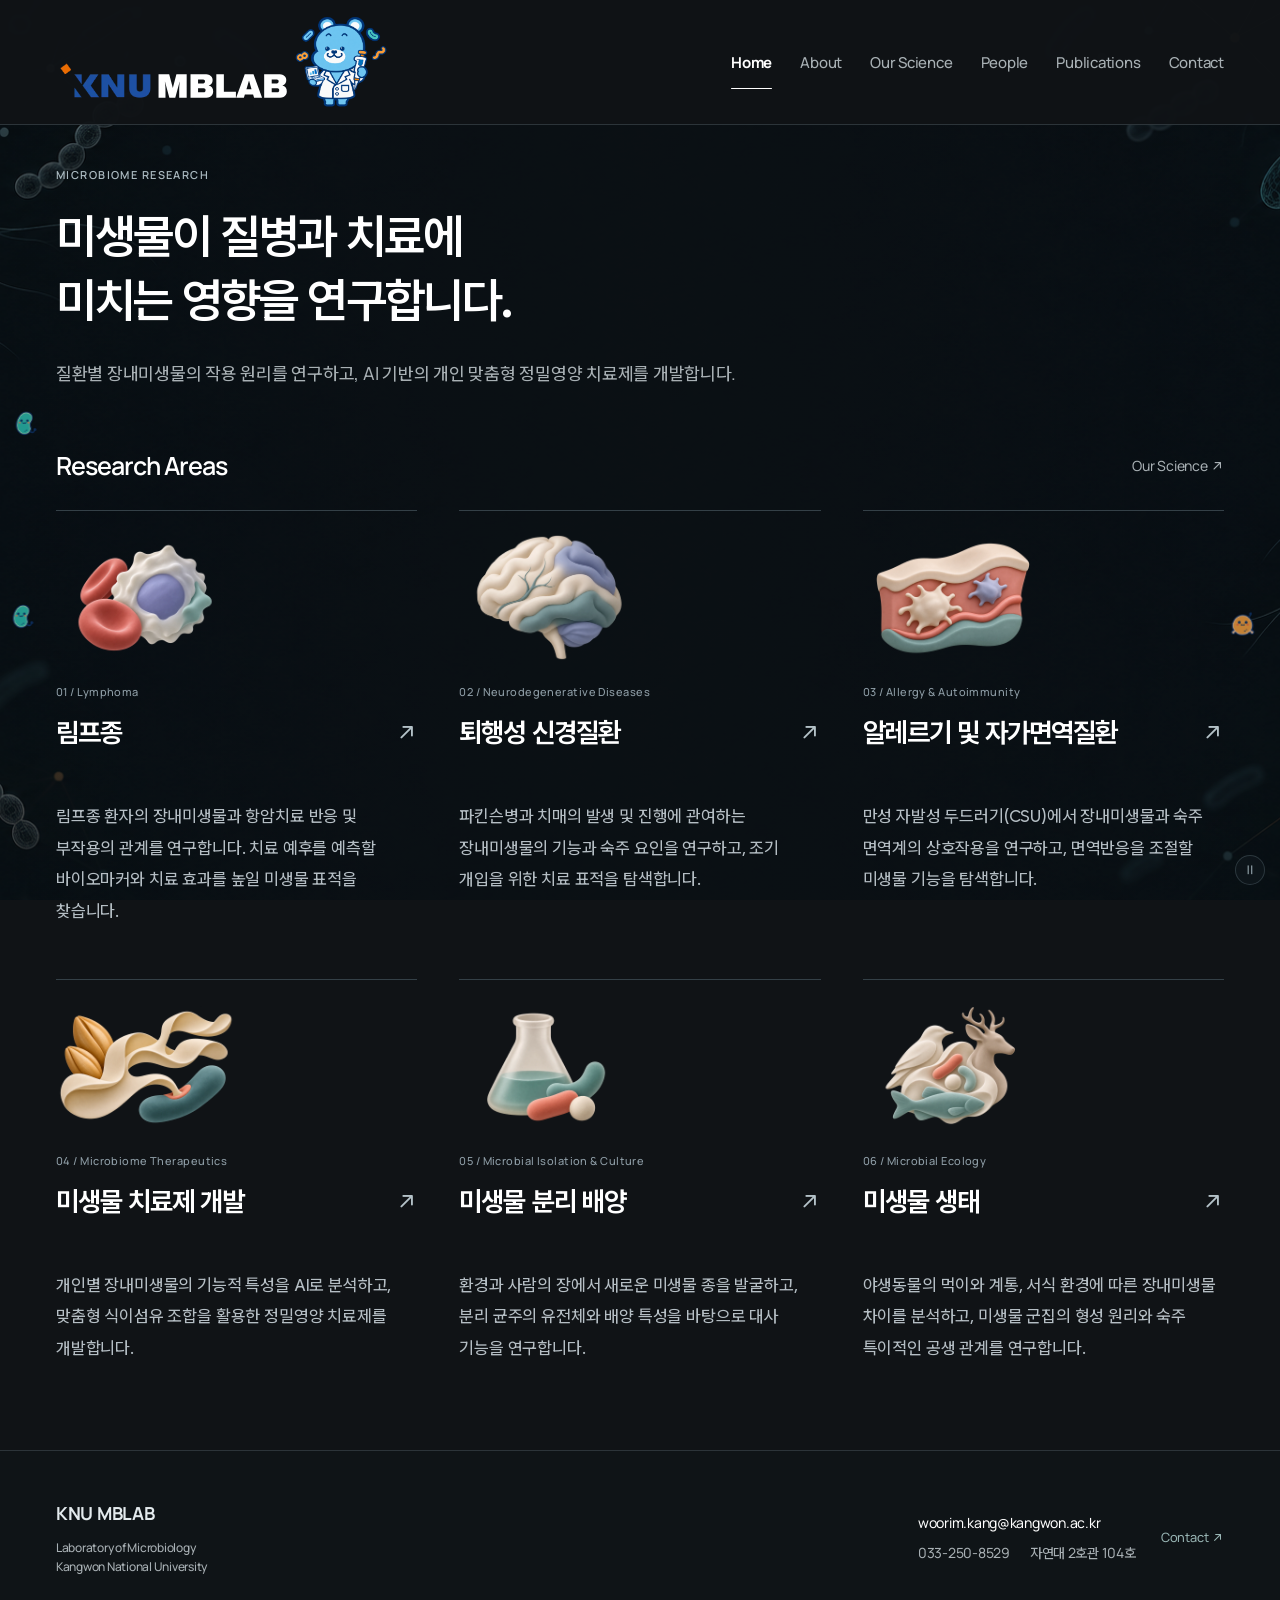
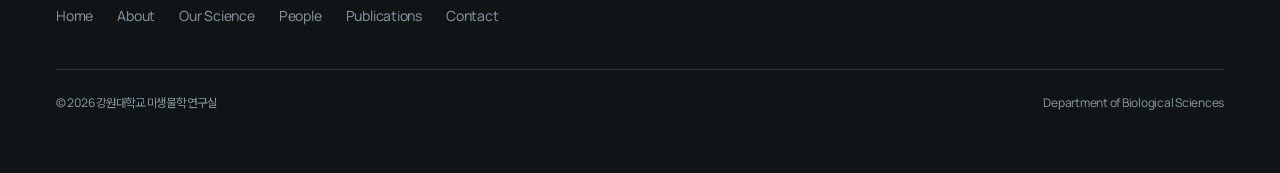
<file: index.html>
<!DOCTYPE html>

<html lang="ko"><head>
<meta charset="utf-8"/>
<meta content="width=device-width, initial-scale=1" name="viewport"/>
<title>강원대학교 미생물학 연구실 | 강우림 교수 | KNU MBLAB</title>
<meta content="강우림 교수의 강원대학교 생명과학과 미생물학 연구실(KNU MBLAB)입니다. 질환별 장내미생물과 숙주의 상호작용, AI 기반 정밀영양 치료제, 미생물 분리 배양과 생태를 연구합니다." name="description"/>
<meta content="강우림 (Woorim Kang)" name="author"/>
<meta content="dark" name="color-scheme"/>
<meta content="#101316" media="(prefers-color-scheme: light)" name="theme-color"/>
<meta content="#101316" media="(prefers-color-scheme: dark)" name="theme-color"/>
<meta content="website" property="og:type"/>
<meta content="ko_KR" property="og:locale"/>
<meta content="강원대학교 미생물학 연구실" property="og:site_name"/>
<meta content="강원대학교 미생물학 연구실 | 강우림 교수 | KNU MBLAB" property="og:title"/>
<meta content="강우림 교수의 강원대학교 생명과학과 미생물학 연구실(KNU MBLAB)입니다. 질환별 장내미생물과 숙주의 상호작용, AI 기반 정밀영양 치료제, 미생물 분리 배양과 생태를 연구합니다." property="og:description"/>
<link href="favicon.svg" rel="icon" type="image/svg+xml"/>
<link href="https://knu-microbiome.github.io/" rel="canonical"/>
<link href="assets/site.css" rel="stylesheet"/><script defer="" src="assets/site.js?v=20261117-mobile-roam"></script><link href="assets/redesign.css?v=20261117-mobile-roam" rel="stylesheet"/><link as="font" crossorigin="" href="assets/fonts/WantedSansVariable.woff2" rel="preload" type="font/woff2"/>
<meta name="robots" content="index, follow"/>
<meta property="og:url" content="https://knu-microbiome.github.io/"/>
<script type="application/ld+json">{"@context":"https://schema.org","@graph":[{"@type":"WebSite","@id":"https://knu-microbiome.github.io/#website","url":"https://knu-microbiome.github.io/","name":"강원대학교 미생물학 연구실","alternateName":["KNU MBLAB","강원대 미생물학 연구실"],"inLanguage":"ko-KR","publisher":{"@id":"https://knu-microbiome.github.io/#lab"}},{"@type":"Organization","@id":"https://knu-microbiome.github.io/#lab","name":"강원대학교 미생물학 연구실","alternateName":["KNU MBLAB","Kangwon National University Laboratory of Microbiology"],"url":"https://knu-microbiome.github.io/","parentOrganization":{"@id":"https://knu-microbiome.github.io/#university"},"member":{"@id":"https://knu-microbiome.github.io/people.html#principal-investigator"}},{"@type":"CollegeOrUniversity","@id":"https://knu-microbiome.github.io/#university","name":"강원대학교","alternateName":"Kangwon National University","url":"https://www.kangwon.ac.kr/"},{"@type":"WebPage","@id":"https://knu-microbiome.github.io/#webpage","url":"https://knu-microbiome.github.io/","name":"강원대학교 미생물학 연구실 | 강우림 교수 | KNU MBLAB","description":"강우림 교수의 강원대학교 생명과학과 미생물학 연구실(KNU MBLAB)입니다. 질환별 장내미생물과 숙주의 상호작용, AI 기반 정밀영양 치료제, 미생물 분리 배양과 생태를 연구합니다.","inLanguage":"ko-KR","isPartOf":{"@id":"https://knu-microbiome.github.io/#website"},"about":{"@id":"https://knu-microbiome.github.io/#lab"}}]}</script>
<meta name="google-site-verification" content="XrTrJxJnxsgaE7zaiSBG56Hx-X_yB_x_QAtny_l4GPs"/>
<meta name="naver-site-verification" content="3c30508556d375072908d54f45bebebaadd955bf"/>
</head><body data-page="index.html"><a class="skip-link" href="#main-content">본문으로 바로가기</a>
<nav aria-label="주 메뉴" class="nav" id="nav"><div class="wrap nav-inner">
<a aria-label="KNU MBLAB Home" class="brand" href="index.html"><img alt="KNU MBLAB: 노트북과 파이펫을 든 곰두리" class="brand-full-logo" height="720" src="assets/brand/knu-mblab-gomduri.svg?v=20261117-wordmark" width="2240"/></a>
<button aria-controls="site-menu" aria-expanded="false" class="menu-toggle" lang="en" type="button"><span>Menu</span><svg aria-hidden="true" fill="none" height="19" viewbox="0 0 20 20" width="19"><path d="M3 5h14M3 10h14M3 15h14" stroke="currentColor" stroke-linecap="round" stroke-width="1.5"></path></svg></button>
<div class="nav-links" id="site-menu"><a aria-current="page" href="index.html" lang="en">Home</a>
<a href="about.html" lang="en">About</a>
<a href="research.html" lang="en">Our Science</a>
<a href="people.html" lang="en">People</a>
<a href="publications.html" lang="en">Publications</a>
<a href="contact.html" lang="en">Contact</a></div></div></nav><main id="main-content"><header class="home-intro" id="top"><div class="wrap home-intro-inner"><p class="landing-kicker" lang="en">MICROBIOME RESEARCH</p><h1>미생물이 질병과 치료에<br/>미치는 영향을 연구합니다.</h1><p class="home-lead">질환별 장내미생물의 작용 원리를 연구하고, AI 기반의 개인 맞춤형 정밀영양 치료제를 개발합니다.</p><img alt="" aria-hidden="true" class="microbe-peek intro-peek" height="1254" loading="eager" src="assets/mascots/microbe-teal.webp" width="1254"/></div></header><section aria-labelledby="gateway-title" class="research-gateway six-areas"><div class="wrap"><div class="gateway-heading"><h2 id="gateway-title" lang="en">Research Areas</h2><a href="research.html" lang="en">Our Science ↗</a><img alt="" aria-hidden="true" class="microbe-peek gateway-peek" height="1254" loading="eager" src="assets/mascots/microbe-orange.webp" width="1254"/></div><div class="gateway-grid"><a class="study-link" href="research-hematology.html"><div class="study-visual"><img alt="" height="1024" loading="eager" src="assets/research-v2/blood.webp" width="1536"/></div><p class="study-label" lang="en">01 / Lymphoma</p><div class="study-topline"><h3>림프종</h3><span aria-hidden="true">↗</span></div><p class="study-description">림프종 환자의 장내미생물과 항암치료 반응 및 부작용의 관계를 연구합니다. 치료 예후를 예측할 바이오마커와 치료 효과를 높일 미생물 표적을 찾습니다.</p></a><a class="study-link" href="research-neuro.html"><div class="study-visual"><img alt="" height="1024" loading="eager" src="assets/research-v2/brain.webp" width="1536"/></div><p class="study-label" lang="en">02 / Neurodegenerative Diseases</p><div class="study-topline"><h3>퇴행성 신경질환</h3><span aria-hidden="true">↗</span></div><p class="study-description">파킨슨병과 치매의 발생 및 진행에 관여하는 장내미생물의 기능과 숙주 요인을 연구하고, 조기 개입을 위한 치료 표적을 탐색합니다.</p></a><a class="study-link" href="research-immunity.html"><div class="study-visual"><img alt="" height="1024" loading="eager" src="assets/research-v2/skin.webp" width="1536"/></div><p class="study-label" lang="en">03 / Allergy &amp; Autoimmunity</p><div class="study-topline"><h3>알레르기 및 자가면역질환</h3><span aria-hidden="true">↗</span></div><p class="study-description">만성 자발성 두드러기(CSU)에서 장내미생물과 숙주 면역계의 상호작용을 연구하고, 면역반응을 조절할 미생물 기능을 탐색합니다.</p></a><a class="study-link" href="research-nutrition.html"><div class="study-visual"><img alt="" height="1024" loading="eager" src="assets/research-v2/fiber.webp" width="1536"/></div><p class="study-label" lang="en">04 / Microbiome Therapeutics</p><div class="study-topline"><h3>미생물 치료제 개발</h3><span aria-hidden="true">↗</span></div><p class="study-description">개인별 장내미생물의 기능적 특성을 AI로 분석하고, 맞춤형 식이섬유 조합을 활용한 정밀영양 치료제를 개발합니다.</p></a><a class="study-link" href="research-cultivation.html"><div class="study-visual"><img alt="" height="1024" loading="eager" src="assets/research-v3/cultivation.webp" width="1536"/></div><p class="study-label" lang="en">05 / Microbial Isolation &amp; Culture</p><div class="study-topline"><h3>미생물 분리 배양</h3><span aria-hidden="true">↗</span></div><p class="study-description">환경과 사람의 장에서 새로운 미생물 종을 발굴하고, 분리 균주의 유전체와 배양 특성을 바탕으로 대사 기능을 연구합니다.</p></a><a class="study-link" href="research-ecology.html"><div class="study-visual"><img alt="" height="1024" loading="eager" src="assets/research-v3/wildlife-ecology.webp" width="1536"/></div><p class="study-label" lang="en">06 / Microbial Ecology</p><div class="study-topline"><h3>미생물 생태</h3><span aria-hidden="true">↗</span></div><p class="study-description">야생동물의 먹이와 계통, 서식 환경에 따른 장내미생물 차이를 분석하고, 미생물 군집의 형성 원리와 숙주 특이적인 공생 관계를 연구합니다.</p></a></div></div></section></main><footer id="site-footer"><div class="wrap"><div class="footer-main">
<div class="foot-brand"><span class="footer-lab-name" lang="en">KNU MBLAB</span><span class="en" lang="en">Laboratory of Microbiology<br/>Kangwon National University</span></div>
<div class="footer-contact"><a href="mailto:woorim.kang@kangwon.ac.kr">woorim.kang@kangwon.ac.kr</a><span><span>033-250-8529</span><span>자연대 2호관 104호</span></span></div>
<a class="footer-contact-link" href="contact.html" lang="en">Contact <span aria-hidden="true">↗</span></a>
</div><nav aria-label="하단 메뉴" class="footer-links"><a href="index.html" lang="en">Home</a><a href="about.html" lang="en">About</a><a href="research.html" lang="en">Our Science</a><a href="people.html" lang="en">People</a><a href="publications.html" lang="en">Publications</a><a href="contact.html" lang="en">Contact</a></nav>
<div class="foot-bottom"><span>© 2026 강원대학교 미생물학 연구실</span><span>Department of Biological Sciences</span><img alt="" aria-hidden="true" class="microbe-peek footer-peek" height="1254" loading="eager" src="assets/mascots/microbe-teal.webp" width="1254"/></div></div></footer></body></html>
</file>
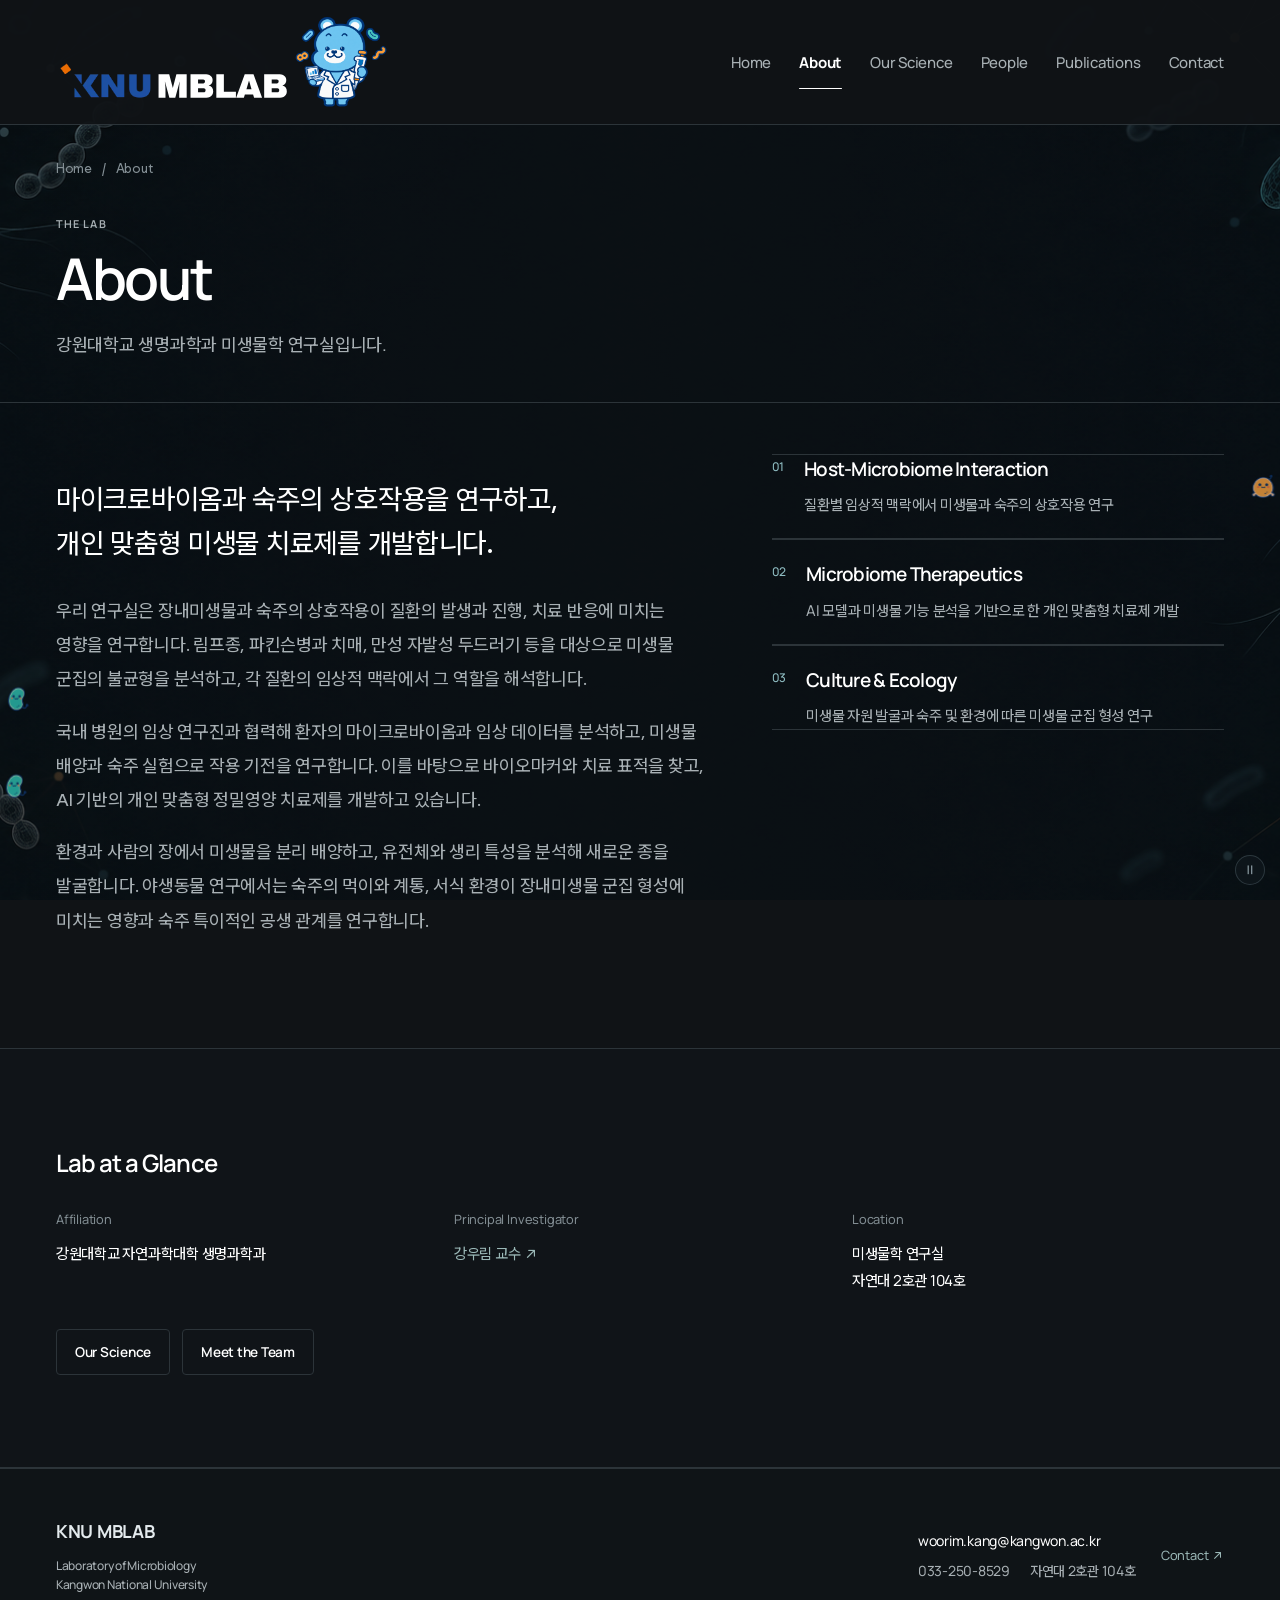
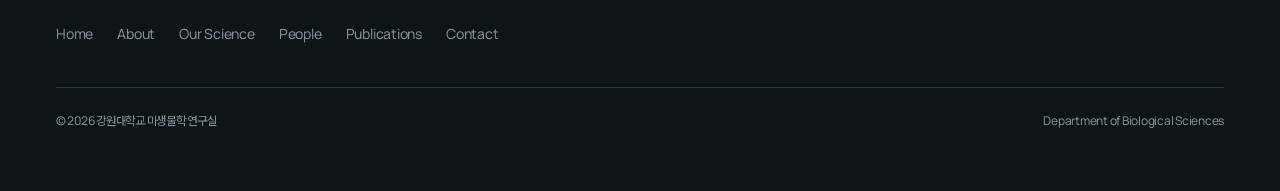
<file: about.html>
<!DOCTYPE html>

<html lang="ko"><head>
<meta charset="utf-8"/>
<meta content="width=device-width, initial-scale=1" name="viewport"/>
<title>About | 강우림 교수 | 강원대학교 미생물학 연구실</title>
<meta content="강우림 교수의 강원대학교 생명과학과 미생물학 연구실입니다. 임상 코호트 분석과 미생물 기능 실험으로 질환의 발병기전과 치료 반응을 연구하고, 개인 맞춤형 정밀영양 치료제를 개발합니다." name="description"/>
<meta content="강우림 (Woorim Kang)" name="author"/>
<meta content="dark" name="color-scheme"/>
<meta content="#101316" media="(prefers-color-scheme: light)" name="theme-color"/>
<meta content="#101316" media="(prefers-color-scheme: dark)" name="theme-color"/>
<meta content="website" property="og:type"/>
<meta content="ko_KR" property="og:locale"/>
<meta content="강원대학교 미생물학 연구실" property="og:site_name"/>
<meta content="About | 강우림 교수 | 강원대학교 미생물학 연구실" property="og:title"/>
<meta content="강우림 교수의 강원대학교 생명과학과 미생물학 연구실입니다. 임상 코호트 분석과 미생물 기능 실험으로 질환의 발병기전과 치료 반응을 연구하고, 개인 맞춤형 정밀영양 치료제를 개발합니다." property="og:description"/>
<link href="favicon.svg" rel="icon" type="image/svg+xml"/>
<link href="https://knu-microbiome.github.io/about.html" rel="canonical"/>
<link href="assets/site.css" rel="stylesheet"/><script defer="" src="assets/site.js?v=20261117-mobile-roam"></script><link href="assets/redesign.css?v=20261117-mobile-roam" rel="stylesheet"/><link as="font" crossorigin="" href="assets/fonts/WantedSansVariable.woff2" rel="preload" type="font/woff2"/>
<meta name="robots" content="index, follow"/>
<meta property="og:url" content="https://knu-microbiome.github.io/about.html"/>
<script type="application/ld+json">{"@context":"https://schema.org","@graph":[{"@type":"WebPage","@id":"https://knu-microbiome.github.io/about.html#webpage","url":"https://knu-microbiome.github.io/about.html","name":"About | 강우림 교수 | 강원대학교 미생물학 연구실","description":"강우림 교수의 강원대학교 생명과학과 미생물학 연구실입니다. 임상 코호트 분석과 미생물 기능 실험으로 질환의 발병기전과 치료 반응을 연구하고, 개인 맞춤형 정밀영양 치료제를 개발합니다.","inLanguage":"ko-KR","isPartOf":{"@id":"https://knu-microbiome.github.io/#website"},"about":{"@id":"https://knu-microbiome.github.io/#lab"}}]}</script>
</head><body data-page="about.html"><a class="skip-link" href="#main-content">본문으로 바로가기</a>
<nav aria-label="주 메뉴" class="nav" id="nav"><div class="wrap nav-inner">
<a aria-label="KNU MBLAB Home" class="brand" href="index.html"><img alt="KNU MBLAB: 노트북과 파이펫을 든 곰두리" class="brand-full-logo" height="720" src="assets/brand/knu-mblab-gomduri.svg?v=20261117-wordmark" width="2240"/></a>
<button aria-controls="site-menu" aria-expanded="false" class="menu-toggle" lang="en" type="button"><span>Menu</span><svg aria-hidden="true" fill="none" height="19" viewbox="0 0 20 20" width="19"><path d="M3 5h14M3 10h14M3 15h14" stroke="currentColor" stroke-linecap="round" stroke-width="1.5"></path></svg></button>
<div class="nav-links" id="site-menu"><a href="index.html" lang="en">Home</a>
<a aria-current="page" href="about.html" lang="en">About</a>
<a href="research.html" lang="en">Our Science</a>
<a href="people.html" lang="en">People</a>
<a href="publications.html" lang="en">Publications</a>
<a href="contact.html" lang="en">Contact</a></div></div></nav><main id="main-content"><header class="page-heading"><div class="wrap"><nav aria-label="현재 위치" class="breadcrumb"><a href="index.html">Home</a><span aria-hidden="true" lang="en">/</span><span lang="en">About</span></nav><p class="eyebrow">THE LAB</p><h1 lang="en">About</h1><p class="page-description">강원대학교 생명과학과 미생물학 연구실입니다.</p></div></header><section class="block page-section" id="about">
<div class="wrap about-grid reveal">
<div>
<p class="about-lead">마이크로바이옴과 숙주의 상호작용을 연구하고,<br/>개인 맞춤형 미생물 치료제를 개발합니다.</p>
<p class="about-body">우리 연구실은 장내미생물과 숙주의 상호작용이 질환의 발생과 진행, 치료 반응에 미치는 영향을 연구합니다. 림프종, 파킨슨병과 치매, 만성 자발성 두드러기 등을 대상으로 미생물 군집의 불균형을 분석하고, 각 질환의 임상적 맥락에서 그 역할을 해석합니다.</p>
<p class="about-body">국내 병원의 임상 연구진과 협력해 환자의 마이크로바이옴과 임상 데이터를 분석하고, 미생물 배양과 숙주 실험으로 작용 기전을 연구합니다. 이를 바탕으로 바이오마커와 치료 표적을 찾고, AI 기반의 개인 맞춤형 정밀영양 치료제를 개발하고 있습니다.</p><p class="about-body">환경과 사람의 장에서 미생물을 분리 배양하고, 유전체와 생리 특성을 분석해 새로운 종을 발굴합니다. 야생동물 연구에서는 숙주의 먹이와 계통, 서식 환경이 장내미생물 군집 형성에 미치는 영향과 숙주 특이적인 공생 관계를 연구합니다.</p>
</div>
<aside aria-label="연구의 세 가지 관점" class="research-lens">
<div class="lens-item"><span class="lens-num">01</span><div><h3 lang="en">Host-Microbiome Interaction</h3><p>질환별 임상적 맥락에서 미생물과 숙주의 상호작용 연구</p></div></div>
<div class="lens-item"><span class="lens-num">02</span><div><h3 lang="en">Microbiome Therapeutics</h3><p>AI 모델과 미생물 기능 분석을 기반으로 한 개인 맞춤형 치료제 개발</p></div></div>
<div class="lens-item"><span class="lens-num">03</span><div><h3 lang="en">Culture &amp; Ecology</h3><p>미생물 자원 발굴과 숙주 및 환경에 따른 미생물 군집 형성 연구</p></div></div>
</aside>
<img alt="" aria-hidden="true" class="microbe-peek about-peek" height="1254" loading="eager" src="assets/mascots/microbe-orange.webp" width="1254"/></div>
</section><section class="block alt"><div class="wrap"><h2 class="section-title" lang="en">Lab at a Glance</h2><dl class="lab-info"><div><dt lang="en">Affiliation</dt><dd>강원대학교 자연과학대학 생명과학과</dd></div><div><dt lang="en">Principal Investigator</dt><dd><a href="people.html#principal-investigator">강우림 교수 ↗</a></dd></div><div><dt lang="en">Location</dt><dd>미생물학 연구실<br/>자연대 2호관 104호</dd></div></dl><div class="page-actions"><a class="btn btn-primary" href="research.html">Our Science</a><a class="btn btn-ghost" href="people.html">Meet the Team</a></div></div></section></main><footer id="site-footer"><div class="wrap"><div class="footer-main">
<div class="foot-brand"><span class="footer-lab-name" lang="en">KNU MBLAB</span><span class="en" lang="en">Laboratory of Microbiology<br/>Kangwon National University</span></div>
<div class="footer-contact"><a href="mailto:woorim.kang@kangwon.ac.kr">woorim.kang@kangwon.ac.kr</a><span><span>033-250-8529</span><span>자연대 2호관 104호</span></span></div>
<a class="footer-contact-link" href="contact.html" lang="en">Contact <span aria-hidden="true">↗</span></a>
</div><nav aria-label="하단 메뉴" class="footer-links"><a href="index.html" lang="en">Home</a><a href="about.html" lang="en">About</a><a href="research.html" lang="en">Our Science</a><a href="people.html" lang="en">People</a><a href="publications.html" lang="en">Publications</a><a href="contact.html" lang="en">Contact</a></nav>
<div class="foot-bottom"><span>© 2026 강원대학교 미생물학 연구실</span><span>Department of Biological Sciences</span><img alt="" aria-hidden="true" class="microbe-peek footer-peek" height="1254" loading="eager" src="assets/mascots/microbe-teal.webp" width="1254"/></div></div></footer></body></html>
</file>
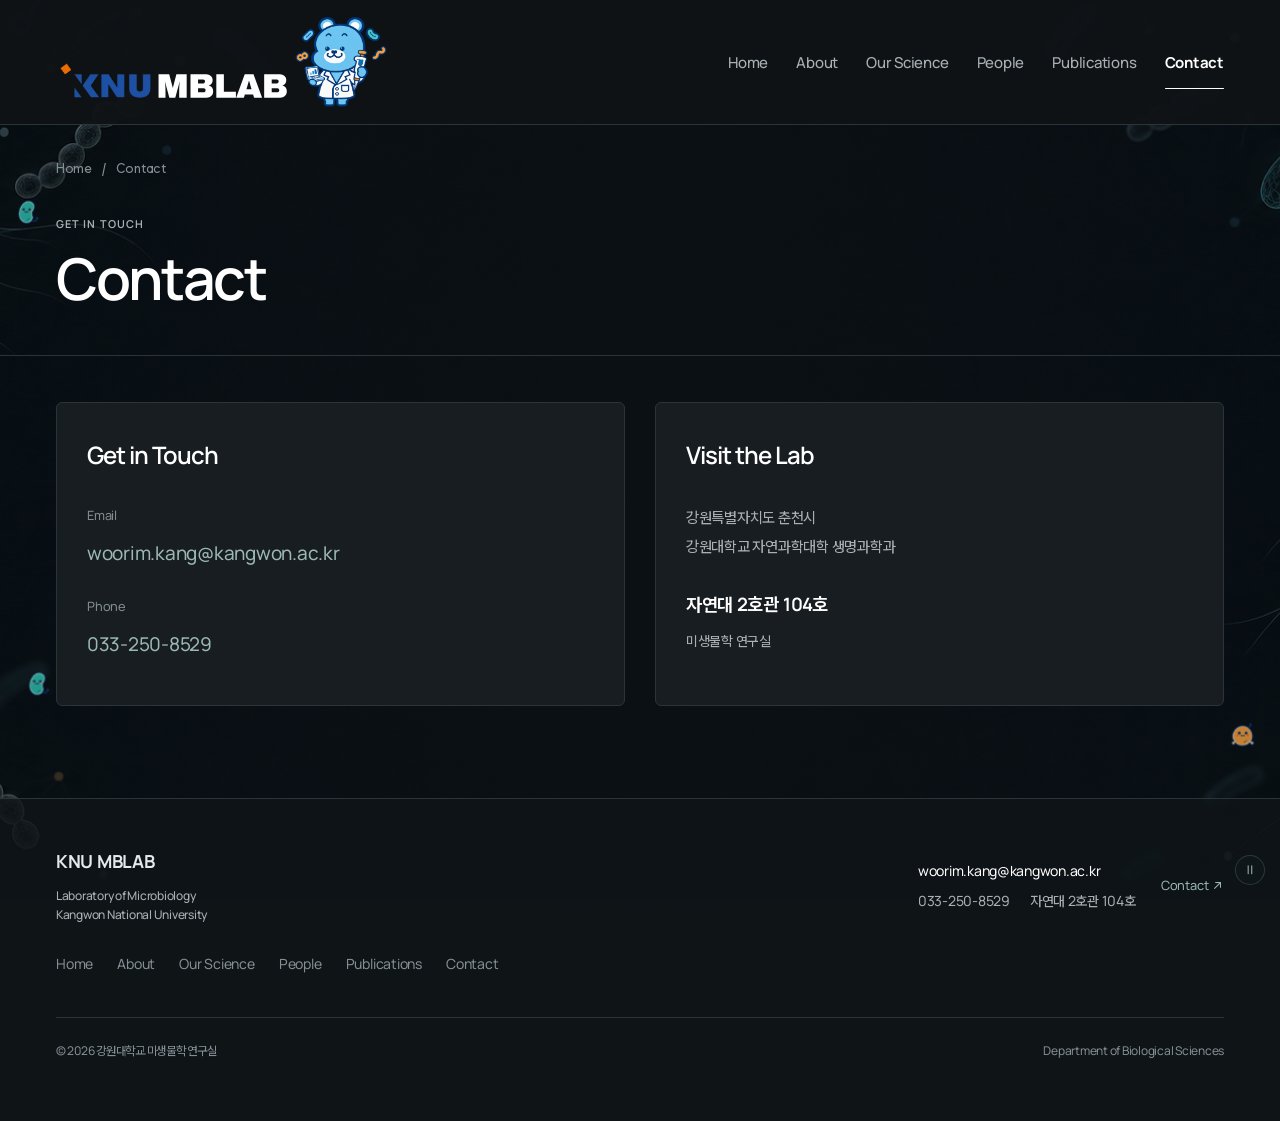
<file: contact.html>
<!DOCTYPE html>

<html lang="ko"><head>
<meta charset="utf-8"/>
<meta content="width=device-width, initial-scale=1" name="viewport"/>
<title>Contact | 강우림 교수 | 강원대학교 미생물학 연구실</title>
<meta content="연구실 연락처와 위치를 안내합니다. 강원대학교 미생물학 연구실." name="description"/>
<meta content="강우림 (Woorim Kang)" name="author"/>
<meta content="dark" name="color-scheme"/>
<meta content="#101316" media="(prefers-color-scheme: light)" name="theme-color"/>
<meta content="#101316" media="(prefers-color-scheme: dark)" name="theme-color"/>
<meta content="website" property="og:type"/>
<meta content="ko_KR" property="og:locale"/>
<meta content="강원대학교 미생물학 연구실" property="og:site_name"/>
<meta content="Contact | 강우림 교수 | 강원대학교 미생물학 연구실" property="og:title"/>
<meta content="연구실 연락처와 위치를 안내합니다. 강원대학교 미생물학 연구실." property="og:description"/>
<link href="favicon.svg" rel="icon" type="image/svg+xml"/>
<link href="https://knu-microbiome.github.io/contact.html" rel="canonical"/>
<link href="assets/site.css" rel="stylesheet"/><script defer="" src="assets/site.js?v=20261117-mobile-roam"></script><link href="assets/redesign.css?v=20261117-mobile-roam" rel="stylesheet"/><link as="font" crossorigin="" href="assets/fonts/WantedSansVariable.woff2" rel="preload" type="font/woff2"/>
<meta name="robots" content="index, follow"/>
<meta property="og:url" content="https://knu-microbiome.github.io/contact.html"/>
<script type="application/ld+json">{"@context":"https://schema.org","@graph":[{"@type":"WebPage","@id":"https://knu-microbiome.github.io/contact.html#webpage","url":"https://knu-microbiome.github.io/contact.html","name":"Contact | 강우림 교수 | 강원대학교 미생물학 연구실","description":"연구실 연락처와 위치를 안내합니다. 강원대학교 미생물학 연구실.","inLanguage":"ko-KR","isPartOf":{"@id":"https://knu-microbiome.github.io/#website"},"about":{"@id":"https://knu-microbiome.github.io/#lab"}}]}</script>
</head><body data-page="contact.html"><a class="skip-link" href="#main-content">본문으로 바로가기</a>
<nav aria-label="주 메뉴" class="nav" id="nav"><div class="wrap nav-inner">
<a aria-label="KNU MBLAB Home" class="brand" href="index.html"><img alt="KNU MBLAB: 노트북과 파이펫을 든 곰두리" class="brand-full-logo" height="720" src="assets/brand/knu-mblab-gomduri.svg?v=20261117-wordmark" width="2240"/></a>
<button aria-controls="site-menu" aria-expanded="false" class="menu-toggle" lang="en" type="button"><span>Menu</span><svg aria-hidden="true" fill="none" height="19" viewbox="0 0 20 20" width="19"><path d="M3 5h14M3 10h14M3 15h14" stroke="currentColor" stroke-linecap="round" stroke-width="1.5"></path></svg></button>
<div class="nav-links" id="site-menu"><a href="index.html" lang="en">Home</a>
<a href="about.html" lang="en">About</a>
<a href="research.html" lang="en">Our Science</a>
<a href="people.html" lang="en">People</a>
<a href="publications.html" lang="en">Publications</a>
<a aria-current="page" href="contact.html" lang="en">Contact</a></div></div></nav><main id="main-content"><header class="page-heading"><div class="wrap"><nav aria-label="현재 위치" class="breadcrumb"><a href="index.html">Home</a><span aria-hidden="true" lang="en">/</span><span lang="en">Contact</span></nav><p class="eyebrow">GET IN TOUCH</p><h1 lang="en">Contact</h1></div></header><section class="block page-section"><div class="wrap contact-grid"><section class="contact-panel"><h2 lang="en">Get in Touch</h2><dl class="contact-details"><div><dt lang="en">Email</dt><dd><a href="mailto:woorim.kang@kangwon.ac.kr">woorim.kang@kangwon.ac.kr</a></dd></div><div><dt lang="en">Phone</dt><dd><a href="tel:0332508529">033-250-8529</a></dd></div></dl></section><section class="contact-panel"><h2 lang="en">Visit the Lab</h2><p>강원특별자치도 춘천시<br/>강원대학교 자연과학대학 생명과학과</p><p class="room-number">자연대 2호관 104호<br/><span>미생물학 연구실</span></p></section></div></section></main><footer id="site-footer"><div class="wrap"><div class="footer-main">
<div class="foot-brand"><span class="footer-lab-name" lang="en">KNU MBLAB</span><span class="en" lang="en">Laboratory of Microbiology<br/>Kangwon National University</span></div>
<div class="footer-contact"><a href="mailto:woorim.kang@kangwon.ac.kr">woorim.kang@kangwon.ac.kr</a><span><span>033-250-8529</span><span>자연대 2호관 104호</span></span></div>
<a class="footer-contact-link" href="contact.html" lang="en">Contact <span aria-hidden="true">↗</span></a>
</div><nav aria-label="하단 메뉴" class="footer-links"><a href="index.html" lang="en">Home</a><a href="about.html" lang="en">About</a><a href="research.html" lang="en">Our Science</a><a href="people.html" lang="en">People</a><a href="publications.html" lang="en">Publications</a><a href="contact.html" lang="en">Contact</a></nav>
<div class="foot-bottom"><span>© 2026 강원대학교 미생물학 연구실</span><span>Department of Biological Sciences</span><img alt="" aria-hidden="true" class="microbe-peek footer-peek" height="1254" loading="eager" src="assets/mascots/microbe-orange.webp" width="1254"/></div></div></footer></body></html>
</file>
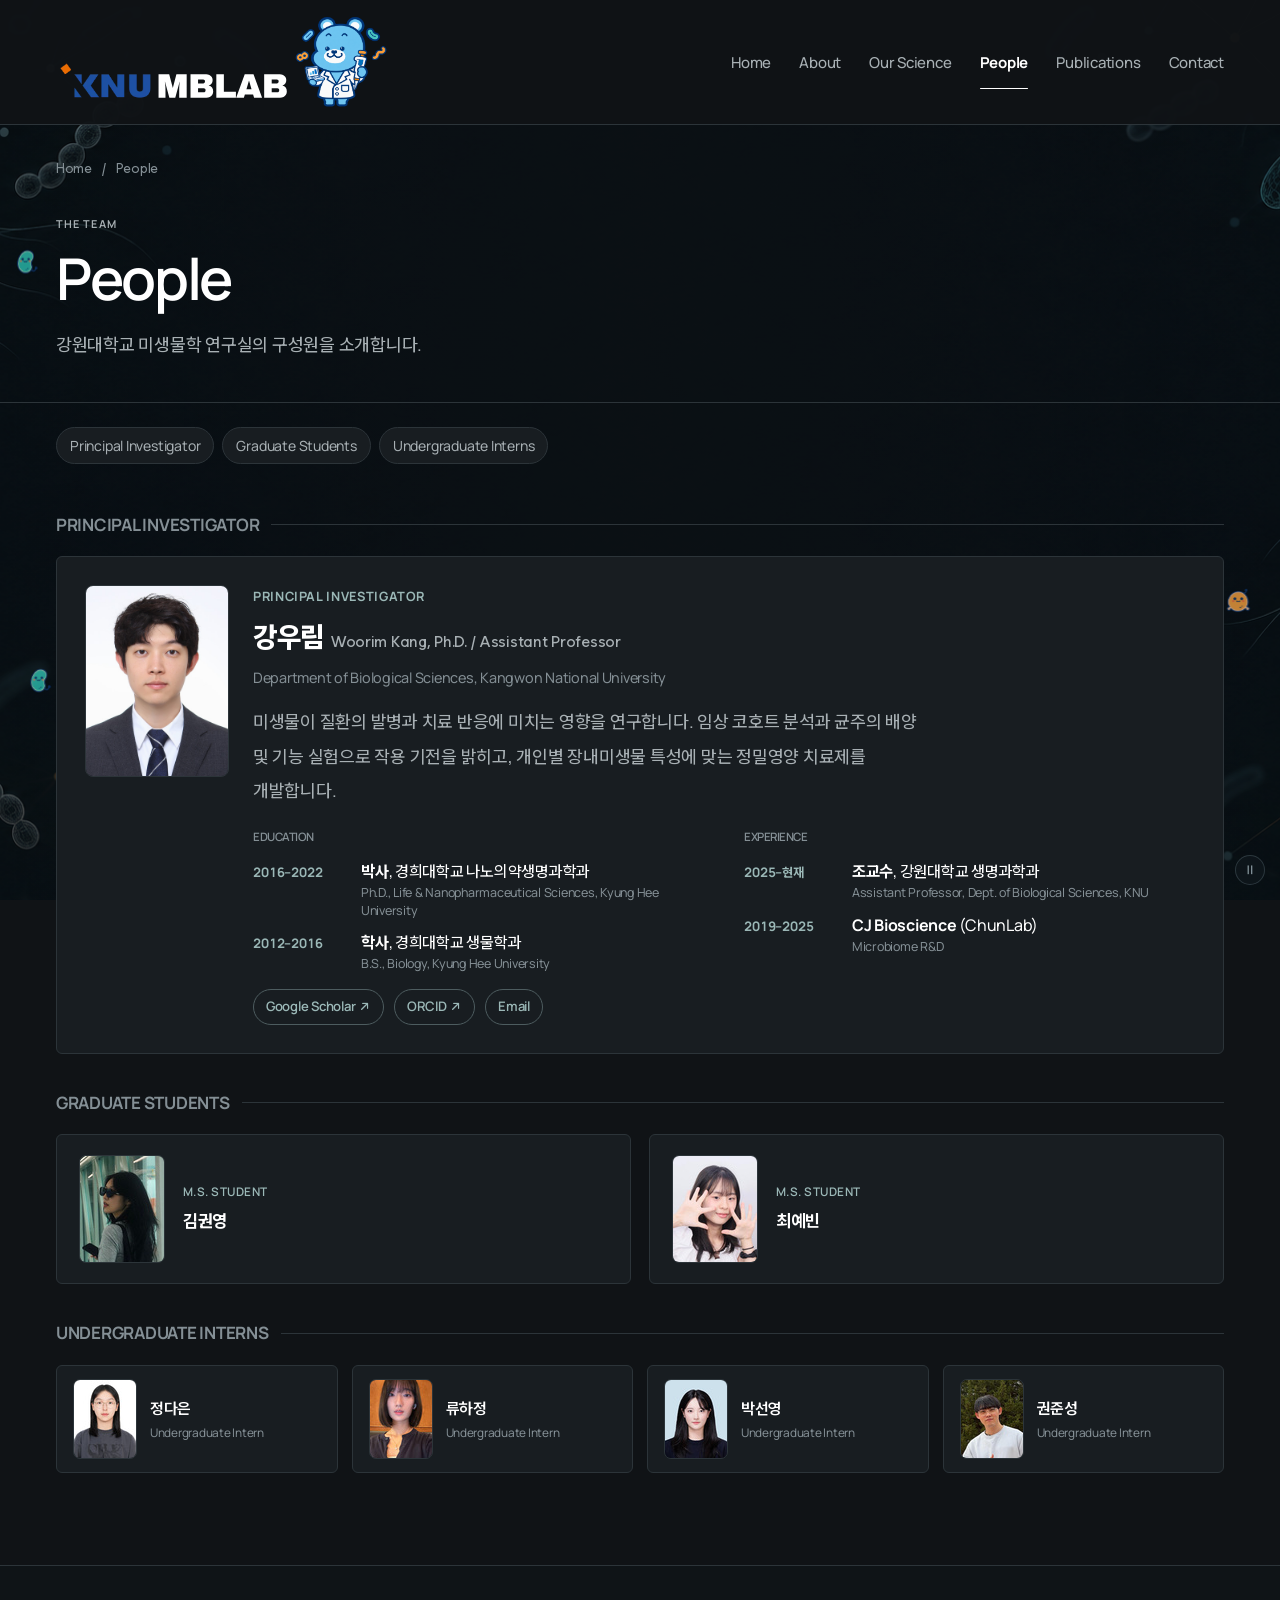
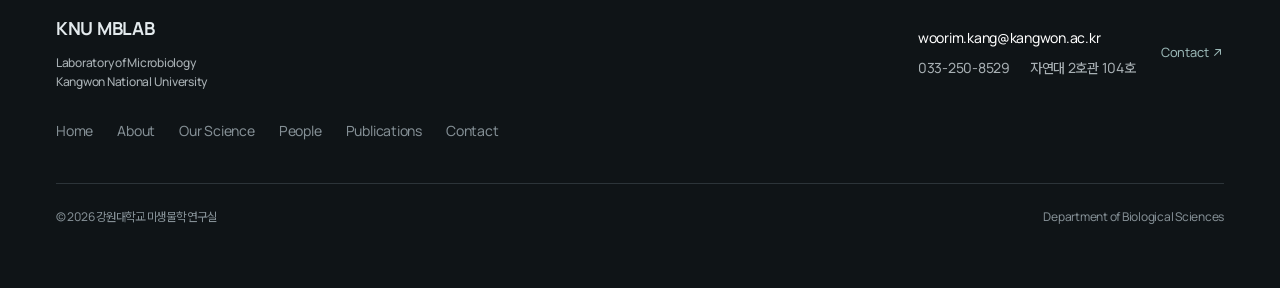
<file: people.html>
<!DOCTYPE html>

<html lang="ko"><head>
<meta charset="utf-8"/>
<meta content="width=device-width, initial-scale=1" name="viewport"/>
<title>강우림 교수와 구성원 | 강원대학교 미생물학 연구실</title>
<meta content="강원대학교 생명과학과 강우림(Woorim Kang) 교수의 학력, 경력과 연구 분야, KNU MBLAB 대학원생 및 학부 연구인턴을 소개합니다." name="description"/>
<meta content="강우림 (Woorim Kang)" name="author"/>
<meta content="dark" name="color-scheme"/>
<meta content="#101316" media="(prefers-color-scheme: light)" name="theme-color"/>
<meta content="#101316" media="(prefers-color-scheme: dark)" name="theme-color"/>
<meta content="website" property="og:type"/>
<meta content="ko_KR" property="og:locale"/>
<meta content="강원대학교 미생물학 연구실" property="og:site_name"/>
<meta content="강우림 교수와 구성원 | 강원대학교 미생물학 연구실" property="og:title"/>
<meta content="강원대학교 생명과학과 강우림(Woorim Kang) 교수의 학력, 경력과 연구 분야, KNU MBLAB 대학원생 및 학부 연구인턴을 소개합니다." property="og:description"/>
<link href="favicon.svg" rel="icon" type="image/svg+xml"/>
<link href="https://knu-microbiome.github.io/people.html" rel="canonical"/>
<link href="assets/site.css" rel="stylesheet"/><script defer="" src="assets/site.js?v=20261117-mobile-roam"></script><link href="assets/redesign.css?v=20261117-mobile-roam" rel="stylesheet"/><link as="font" crossorigin="" href="assets/fonts/WantedSansVariable.woff2" rel="preload" type="font/woff2"/><link href="assets/people.css?v=20261117-thumbnails" rel="stylesheet"/>

<meta name="robots" content="index, follow"/>
<meta property="og:url" content="https://knu-microbiome.github.io/people.html"/>
<script type="application/ld+json">{"@context":"https://schema.org","@graph":[{"@type":"Person","@id":"https://knu-microbiome.github.io/people.html#principal-investigator","name":"강우림","alternateName":"Woorim Kang","jobTitle":"교수","url":"https://knu-microbiome.github.io/people.html#principal-investigator","affiliation":{"@id":"https://knu-microbiome.github.io/#lab"},"worksFor":{"@id":"https://knu-microbiome.github.io/#university"},"sameAs":["https://orcid.org/0009-0005-1604-5785","https://scholar.google.com/citations?user=it6MrUcAAAAJ&hl=ko"]},{"@type":"Organization","@id":"https://knu-microbiome.github.io/#lab","name":"강원대학교 미생물학 연구실","alternateName":["KNU MBLAB","Kangwon National University Laboratory of Microbiology"],"url":"https://knu-microbiome.github.io/","parentOrganization":{"@id":"https://knu-microbiome.github.io/#university"},"member":{"@id":"https://knu-microbiome.github.io/people.html#principal-investigator"}},{"@type":"CollegeOrUniversity","@id":"https://knu-microbiome.github.io/#university","name":"강원대학교","alternateName":"Kangwon National University","url":"https://www.kangwon.ac.kr/"},{"@type":"WebPage","@id":"https://knu-microbiome.github.io/people.html#webpage","url":"https://knu-microbiome.github.io/people.html","name":"강우림 교수와 구성원 | 강원대학교 미생물학 연구실","description":"강원대학교 생명과학과 강우림(Woorim Kang) 교수의 학력, 경력과 연구 분야, KNU MBLAB 대학원생 및 학부 연구인턴을 소개합니다.","inLanguage":"ko-KR","isPartOf":{"@id":"https://knu-microbiome.github.io/#website"},"about":{"@id":"https://knu-microbiome.github.io/#lab"},"mainEntity":{"@id":"https://knu-microbiome.github.io/people.html#principal-investigator"}}]}</script>
</head><body data-page="people.html"><a class="skip-link" href="#main-content">본문으로 바로가기</a>
<nav aria-label="주 메뉴" class="nav" id="nav"><div class="wrap nav-inner">
<a aria-label="KNU MBLAB Home" class="brand" href="index.html"><img alt="KNU MBLAB: 노트북과 파이펫을 든 곰두리" class="brand-full-logo" height="720" src="assets/brand/knu-mblab-gomduri.svg?v=20261117-wordmark" width="2240"/></a>
<button aria-controls="site-menu" aria-expanded="false" class="menu-toggle" lang="en" type="button"><span>Menu</span><svg aria-hidden="true" fill="none" height="19" viewbox="0 0 20 20" width="19"><path d="M3 5h14M3 10h14M3 15h14" stroke="currentColor" stroke-linecap="round" stroke-width="1.5"></path></svg></button>
<div class="nav-links" id="site-menu"><a href="index.html" lang="en">Home</a>
<a href="about.html" lang="en">About</a>
<a href="research.html" lang="en">Our Science</a>
<a aria-current="page" href="people.html" lang="en">People</a>
<a href="publications.html" lang="en">Publications</a>
<a href="contact.html" lang="en">Contact</a></div></div></nav><main id="main-content"><header class="page-heading"><div class="wrap"><nav aria-label="현재 위치" class="breadcrumb"><a href="index.html">Home</a><span aria-hidden="true" lang="en">/</span><span lang="en">People</span></nav><p class="eyebrow">THE TEAM</p><h1 lang="en">People</h1><p class="page-description">강원대학교 미생물학 연구실의 구성원을 소개합니다.</p></div></header><nav aria-label="구성원 바로가기" class="section-links wrap"><a href="#principal-investigator" lang="en">Principal Investigator</a><a href="#graduate-students" lang="en">Graduate Students</a><a href="#undergraduate-interns" lang="en">Undergraduate Interns</a></nav><section class="block page-section" id="people">
<div class="wrap">
<div class="reveal">
<div class="m-group">
<p class="m-label" lang="en">Principal Investigator</p>
<div class="pi-card" id="principal-investigator">
<img alt="강우림 교수" class="profile-portrait" decoding="async" height="472" src="assets/people/woorim-kang.jpg" width="354"></img>
<div>
<div class="role" lang="en">Principal Investigator</div>
<div class="name">강우림 <span class="deg">Woorim Kang, Ph.D. / Assistant Professor</span></div>
<div class="en">Department of Biological Sciences, Kangwon National University</div>
<p class="bio">미생물이 질환의 발병과 치료 반응에 미치는 영향을 연구합니다. 임상 코호트 분석과 균주의 배양 및 기능 실험으로 작용 기전을 밝히고, 개인별 장내미생물 특성에 맞는 정밀영양 치료제를 개발합니다.</p>
<div class="cv">
<div>
<h4 class="cv-h" lang="en">Education</h4>
<ul class="cv-list">
<li><span class="cv-yr">2016–2022</span><span class="cv-body"><b>박사</b>, 경희대학교 나노의약생명과학과<span class="cv-en">Ph.D., Life &amp; Nanopharmaceutical Sciences, Kyung Hee University</span></span></li>
<li><span class="cv-yr">2012–2016</span><span class="cv-body"><b>학사</b>, 경희대학교 생물학과<span class="cv-en">B.S., Biology, Kyung Hee University</span></span></li>
</ul>
</div>
<div>
<h4 class="cv-h" lang="en">Experience</h4>
<ul class="cv-list">
<li><span class="cv-yr">2025–현재</span><span class="cv-body"><b>조교수</b>, 강원대학교 생명과학과<span class="cv-en">Assistant Professor, Dept. of Biological Sciences, KNU</span></span></li>
<li><span class="cv-yr">2019–2025</span><span class="cv-body"><b>CJ Bioscience</b> (ChunLab)<span class="cv-en">Microbiome R&amp;D</span></span></li>
</ul>
</div>
</div>
<div class="links">
<a class="plink" href="https://scholar.google.com/citations?user=it6MrUcAAAAJ&amp;hl=ko" rel="noopener" target="_blank">Google Scholar ↗</a>
<a class="plink" href="https://orcid.org/0009-0005-1604-5785" rel="noopener" target="_blank">ORCID ↗</a>
<a class="plink" href="mailto:woorim.kang@kangwon.ac.kr">Email</a>
</div>
</div>
</div>
</div>
<div class="m-group">
<p class="m-label" lang="en">Graduate Students</p>
<div class="grad-grid" id="graduate-students">
<div class="person">
<div class="profile-photo" style="--photo-zoom:2.25;--photo-origin:30% 20%;"><img alt="김권영" class="member-portrait" decoding="async" height="106" loading="lazy" src="assets/people/thumbs/kwonyoung-kim@1x.jpg" srcset="assets/people/thumbs/kwonyoung-kim@1x.jpg 1x, assets/people/thumbs/kwonyoung-kim@2x.jpg 2x, assets/people/thumbs/kwonyoung-kim@3x.jpg 3x" width="84"/></div>
<div><div class="role" lang="en">M.S. Student</div><div class="name">김권영</div></div>
</div>
<div class="person">
<div class="profile-photo"><img alt="최예빈" class="member-portrait" decoding="async" height="106" loading="lazy" src="assets/people/thumbs/yebin-choi@1x.jpg" srcset="assets/people/thumbs/yebin-choi@1x.jpg 1x, assets/people/thumbs/yebin-choi@2x.jpg 2x, assets/people/thumbs/yebin-choi@3x.jpg 3x" width="84"/></div>
<div><div class="role" lang="en">M.S. Student</div><div class="name">최예빈</div></div>
</div>
</div>
</div>
<div class="m-group">
<p class="m-label" lang="en">Undergraduate Interns</p>
<div class="intern-grid" id="undergraduate-interns">
<div class="intern"><div class="profile-photo"><img alt="정다은" class="member-portrait" decoding="async" height="78" loading="lazy" src="assets/people/thumbs/daeun-jeong@1x.jpg" srcset="assets/people/thumbs/daeun-jeong@1x.jpg 1x, assets/people/thumbs/daeun-jeong@2x.jpg 2x, assets/people/thumbs/daeun-jeong@3x.jpg 3x" width="62"/></div><div><div class="nm">정다은</div><div class="sub">Undergraduate Intern</div></div></div>
<div class="intern"><div class="profile-photo" style="--photo-zoom:1.5;--photo-origin:50% 0%;--photo-position:50% 0%;"><img alt="류하정" class="member-portrait" decoding="async" height="78" loading="lazy" src="assets/people/thumbs/hajeong-ryu@1x.jpg" srcset="assets/people/thumbs/hajeong-ryu@1x.jpg 1x, assets/people/thumbs/hajeong-ryu@2x.jpg 2x, assets/people/thumbs/hajeong-ryu@3x.jpg 3x" width="62"/></div><div><div class="nm">류하정</div><div class="sub">Undergraduate Intern</div></div></div>
<div class="intern"><div class="profile-photo"><img alt="박선영" class="member-portrait" decoding="async" height="78" loading="lazy" src="assets/people/thumbs/sunyoung-park@1x.jpg" srcset="assets/people/thumbs/sunyoung-park@1x.jpg 1x, assets/people/thumbs/sunyoung-park@2x.jpg 2x, assets/people/thumbs/sunyoung-park@3x.jpg 3x" width="62"/></div><div><div class="nm">박선영</div><div class="sub">Undergraduate Intern</div></div></div>
<div class="intern"><div class="profile-photo" style="--photo-zoom:1.6;--photo-origin:50% 30%;"><img alt="권준성" class="member-portrait" decoding="async" height="78" loading="lazy" src="assets/people/thumbs/junseong-kwon@1x.jpg" srcset="assets/people/thumbs/junseong-kwon@1x.jpg 1x, assets/people/thumbs/junseong-kwon@2x.jpg 2x, assets/people/thumbs/junseong-kwon@3x.jpg 3x" width="62"/></div><div><div class="nm">권준성</div><div class="sub">Undergraduate Intern</div></div></div>
</div>
</div></div></div></section></main><footer id="site-footer"><div class="wrap"><div class="footer-main">
<div class="foot-brand"><span class="footer-lab-name" lang="en">KNU MBLAB</span><span class="en" lang="en">Laboratory of Microbiology<br/>Kangwon National University</span></div>
<div class="footer-contact"><a href="mailto:woorim.kang@kangwon.ac.kr">woorim.kang@kangwon.ac.kr</a><span><span>033-250-8529</span><span>자연대 2호관 104호</span></span></div>
<a class="footer-contact-link" href="contact.html" lang="en">Contact <span aria-hidden="true">↗</span></a>
</div><nav aria-label="하단 메뉴" class="footer-links"><a href="index.html" lang="en">Home</a><a href="about.html" lang="en">About</a><a href="research.html" lang="en">Our Science</a><a href="people.html" lang="en">People</a><a href="publications.html" lang="en">Publications</a><a href="contact.html" lang="en">Contact</a></nav>
<div class="foot-bottom"><span>© 2026 강원대학교 미생물학 연구실</span><span>Department of Biological Sciences</span><img alt="" aria-hidden="true" class="microbe-peek footer-peek" height="1254" loading="eager" src="assets/mascots/microbe-orange.webp" width="1254"/></div></div></footer></body></html>
</file>
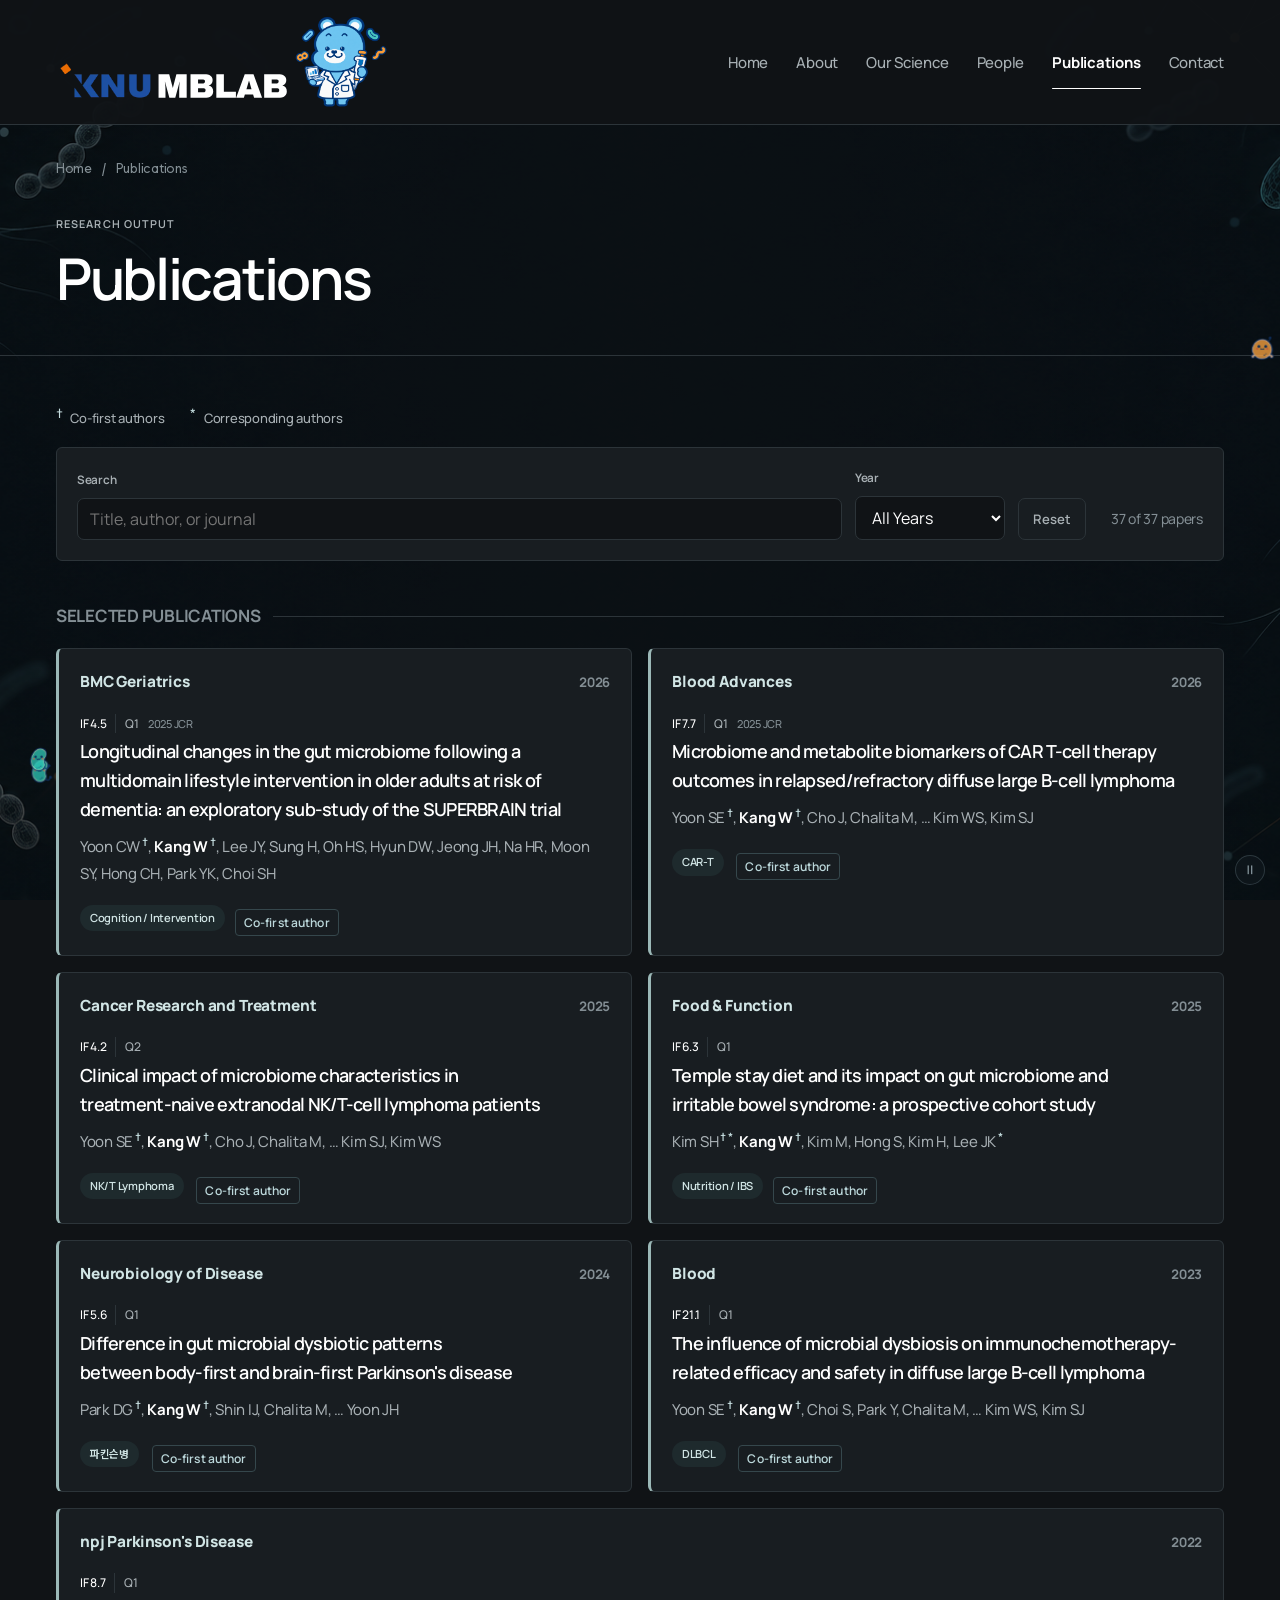
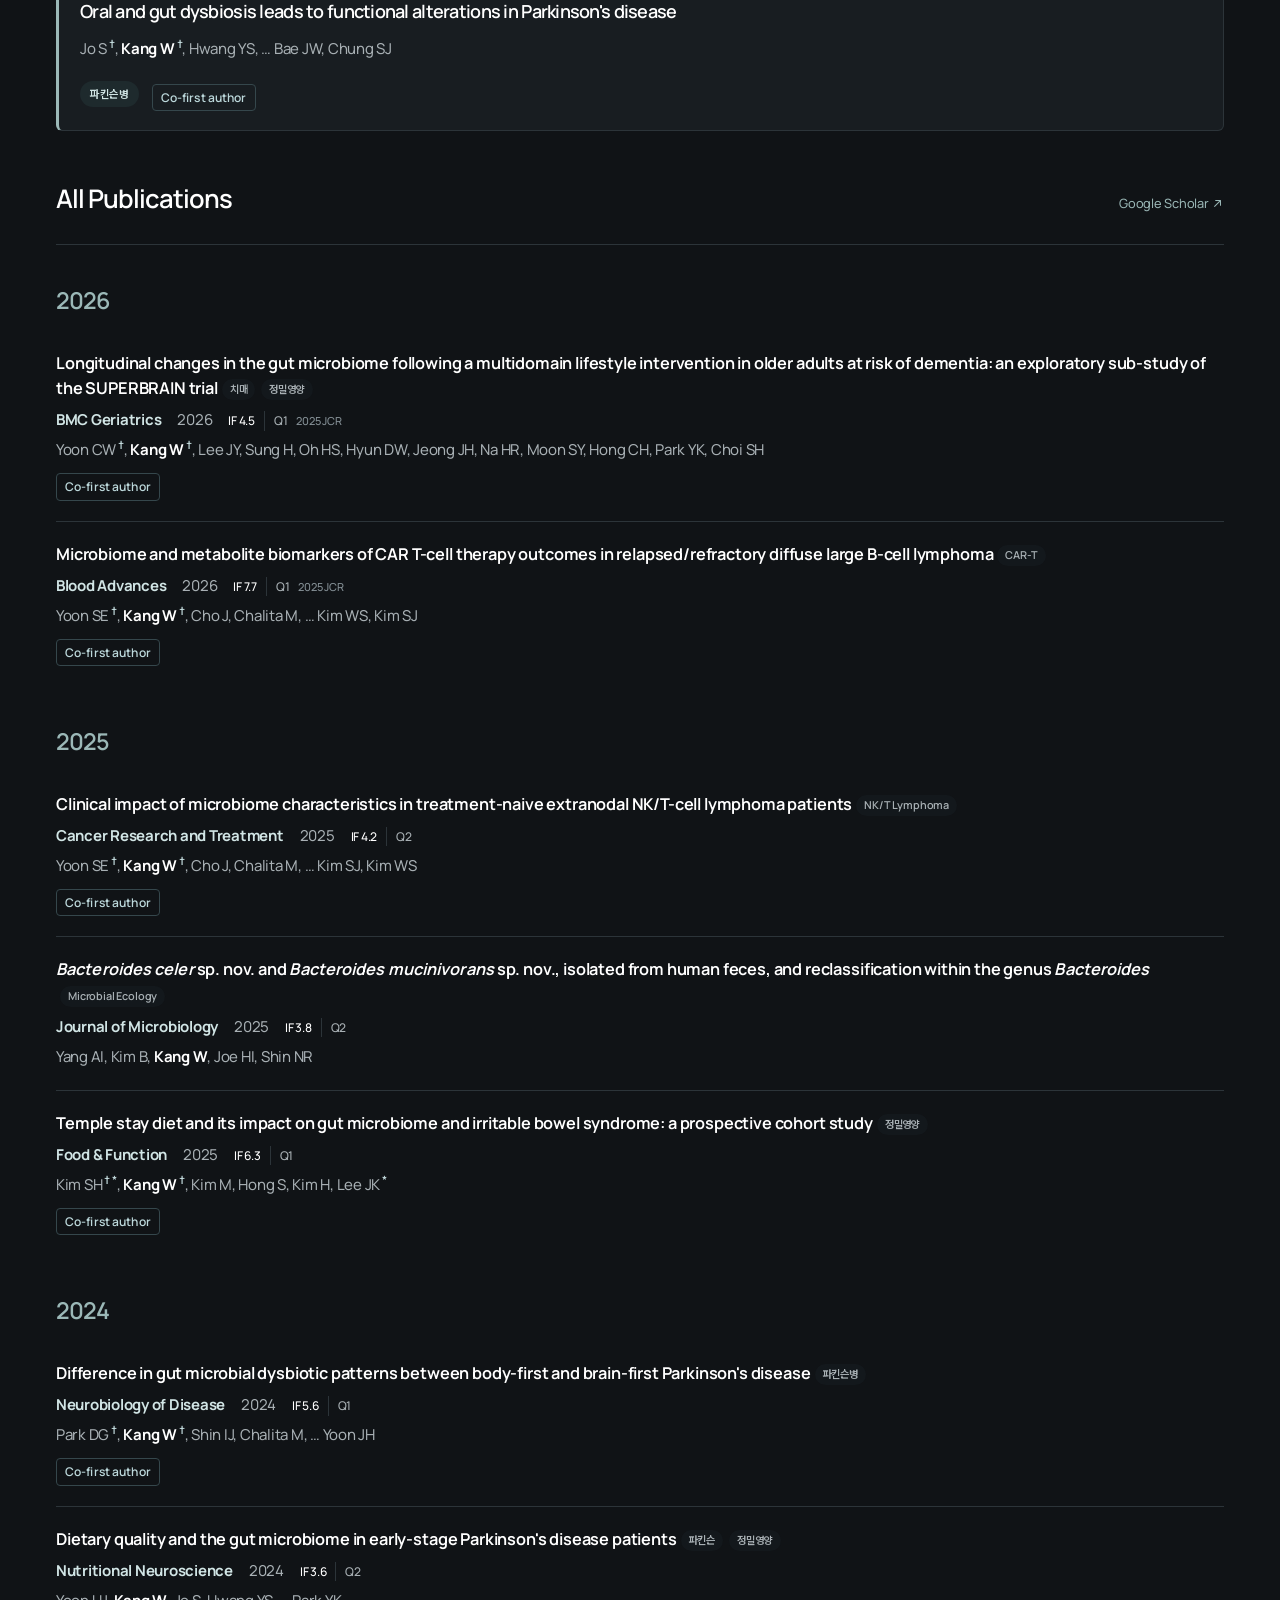
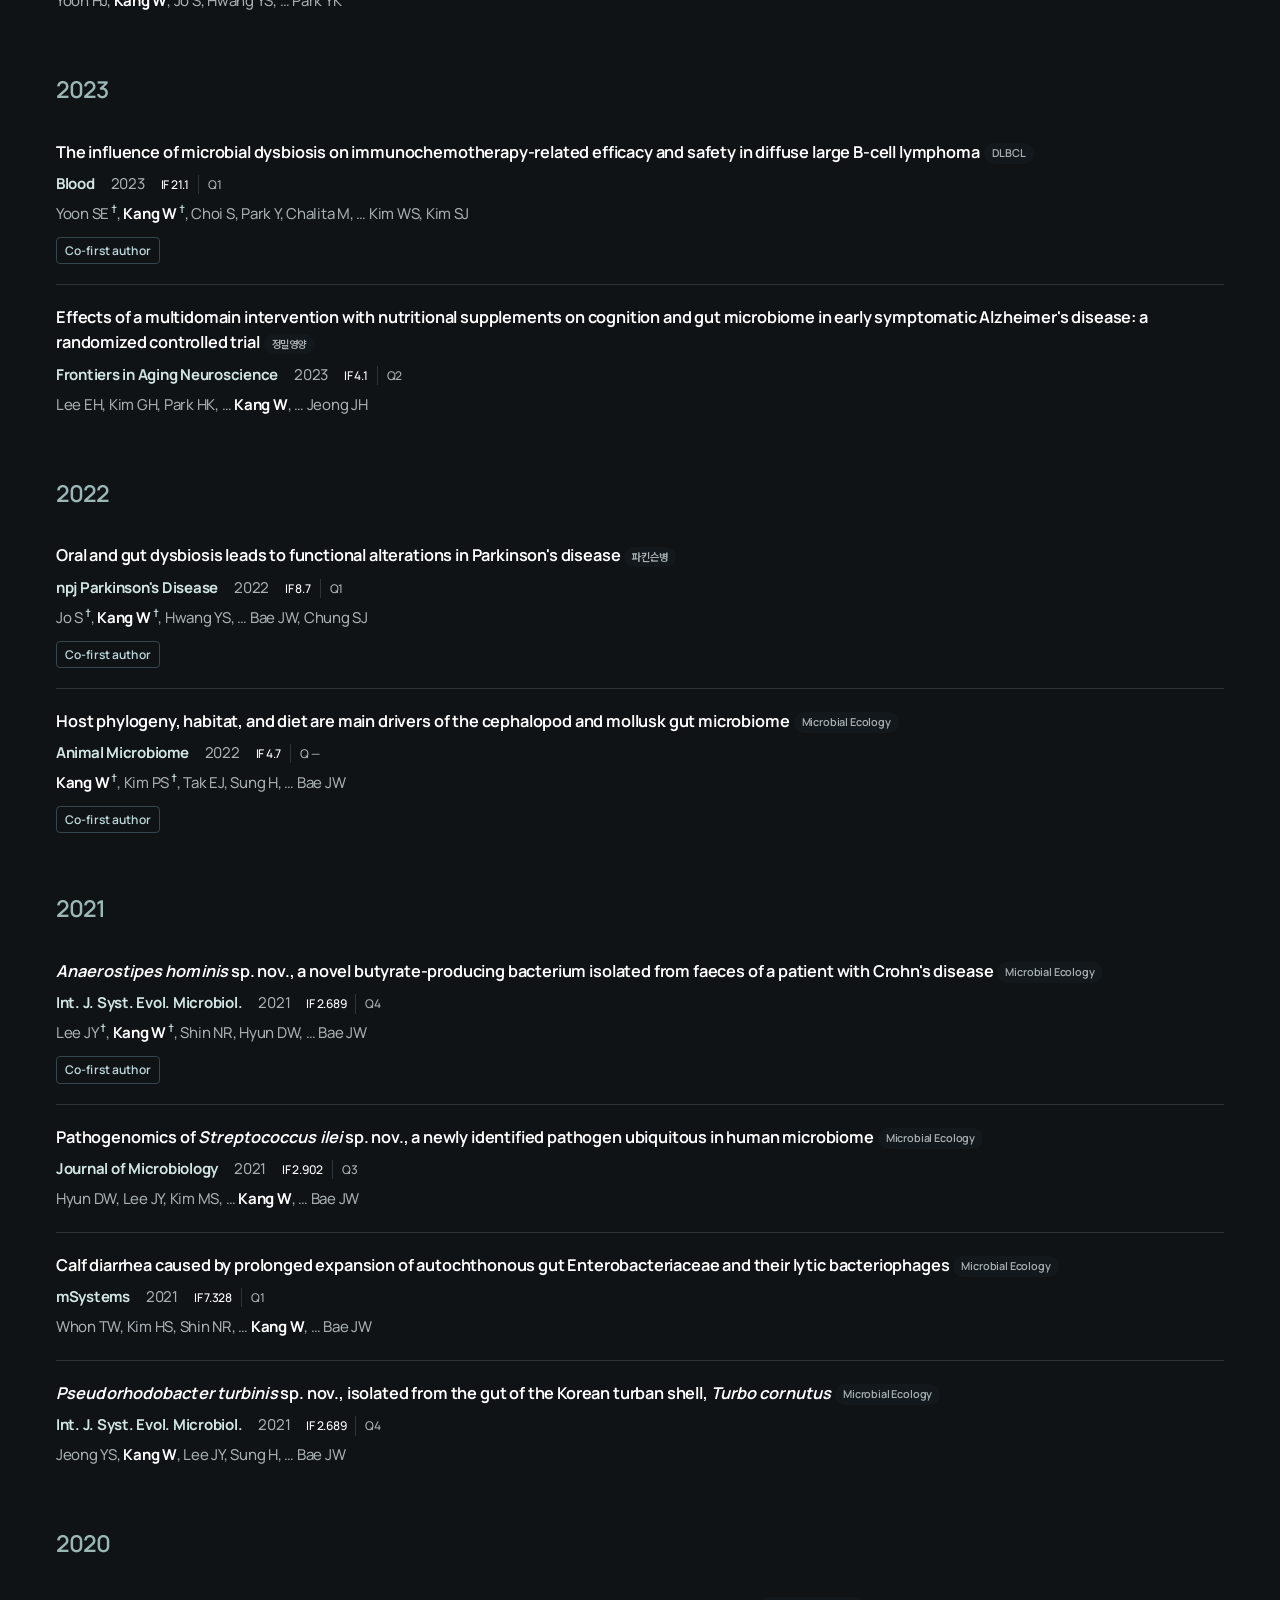
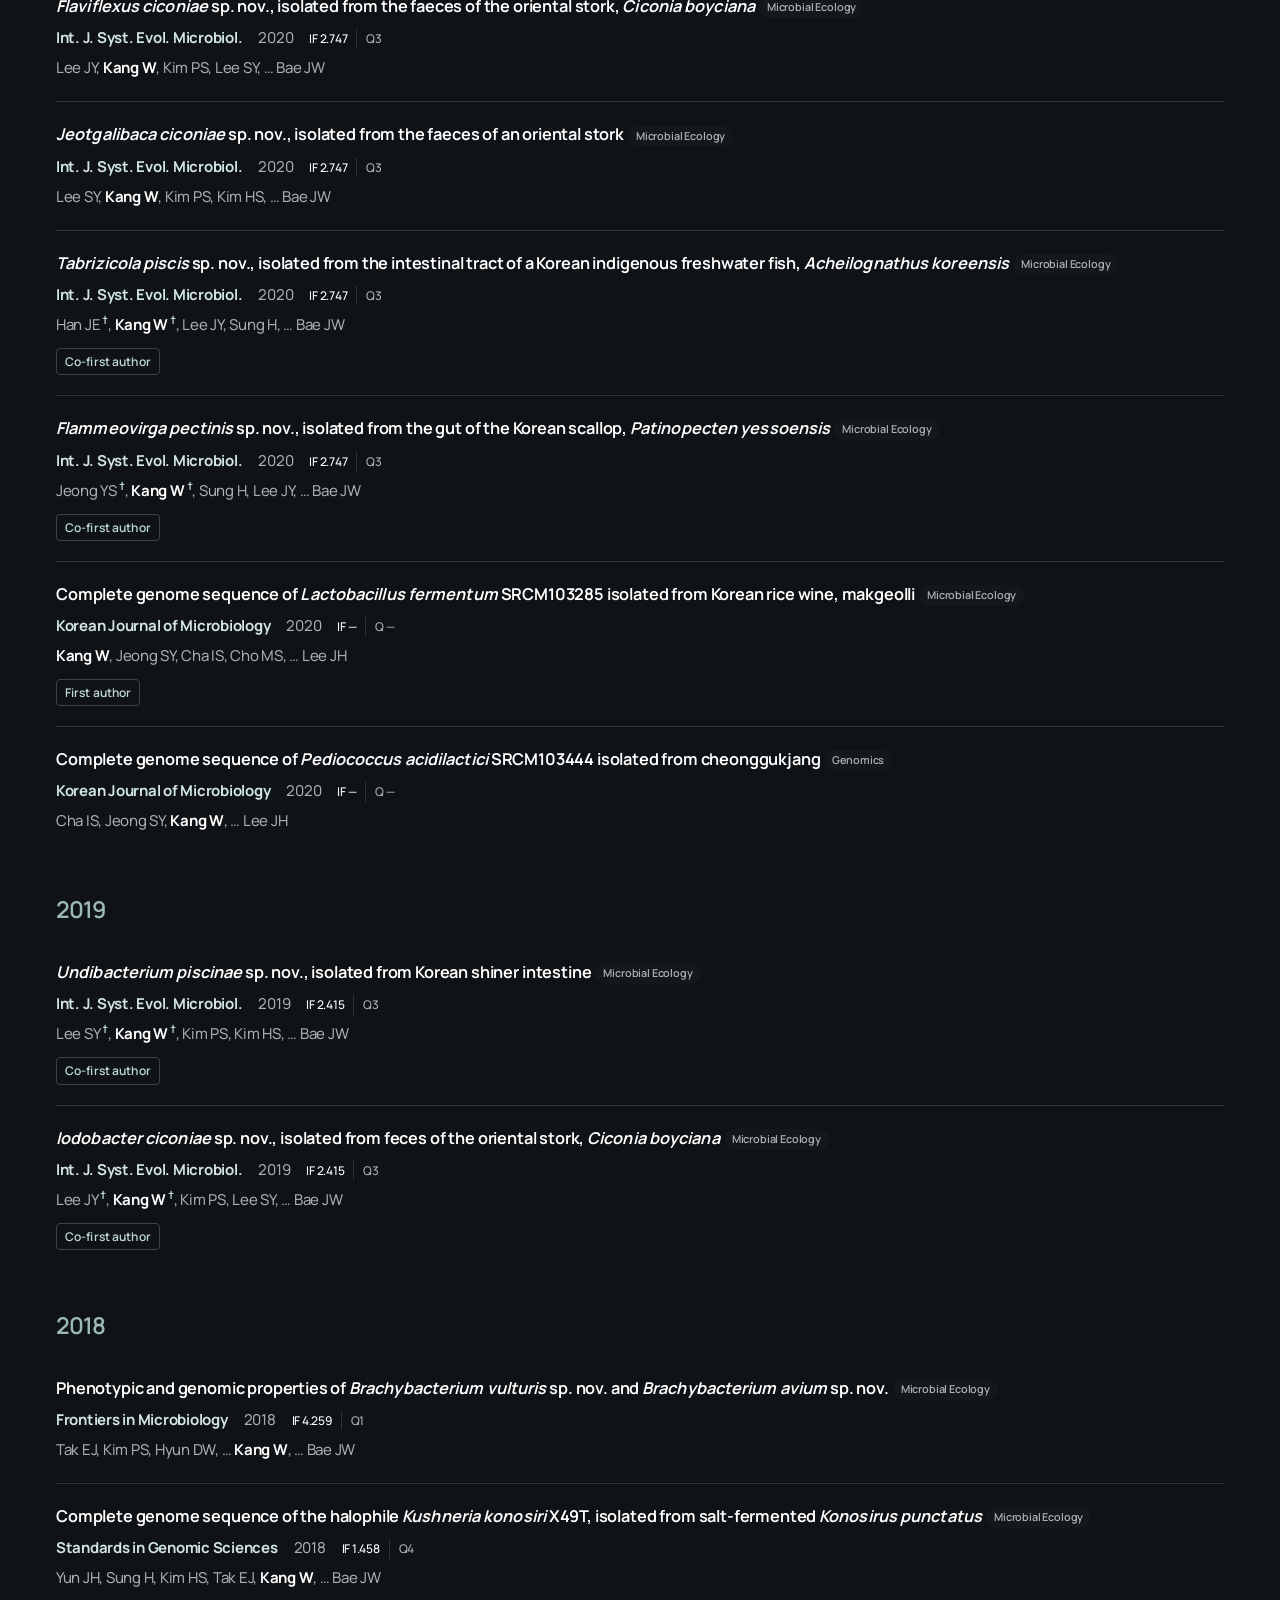
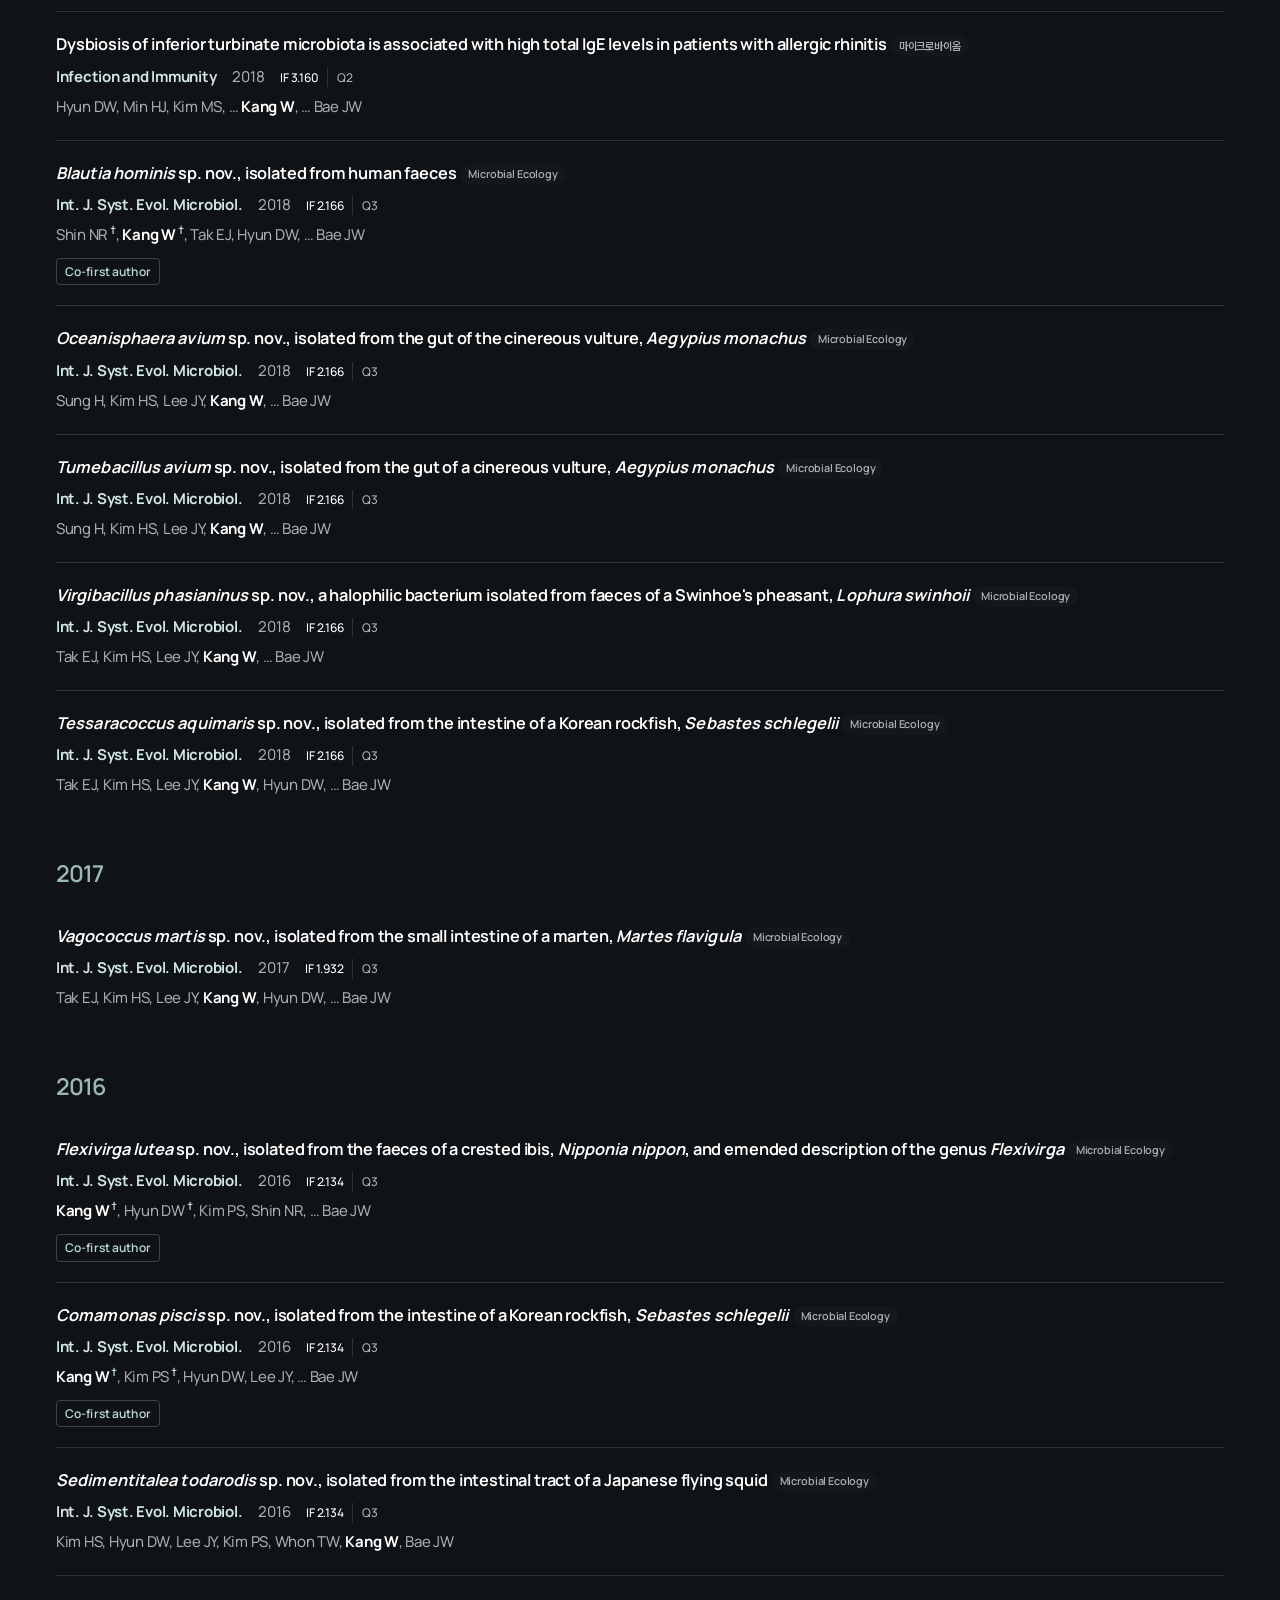
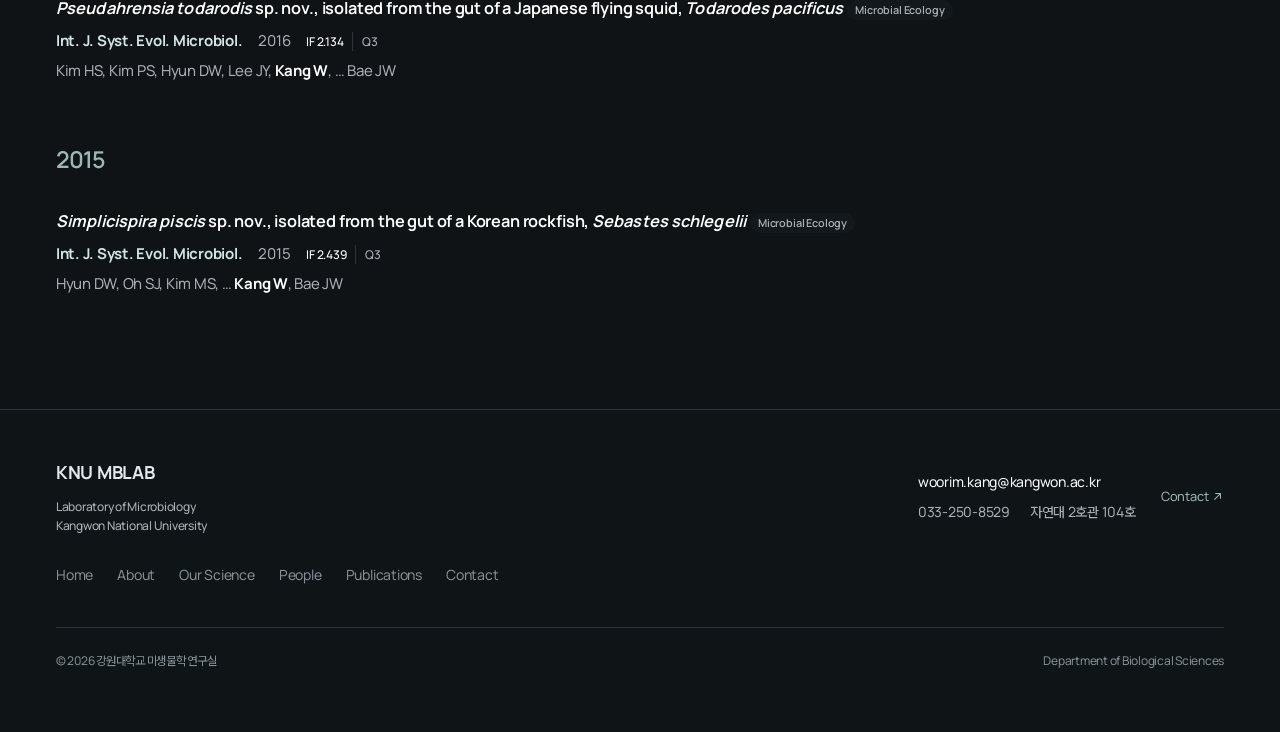
<file: publications.html>
<!DOCTYPE html>

<html lang="ko"><head>
<meta charset="utf-8"/>
<meta content="width=device-width, initial-scale=1" name="viewport"/>
<title>Publications | 강우림 교수 | 강원대학교 미생물학 연구실</title>
<meta content="대표 논문과 연도별 논문 목록입니다. 강원대학교 미생물학 연구실." name="description"/>
<meta content="강우림 (Woorim Kang)" name="author"/>
<meta content="dark" name="color-scheme"/>
<meta content="#101316" media="(prefers-color-scheme: light)" name="theme-color"/>
<meta content="#101316" media="(prefers-color-scheme: dark)" name="theme-color"/>
<meta content="website" property="og:type"/>
<meta content="ko_KR" property="og:locale"/>
<meta content="강원대학교 미생물학 연구실" property="og:site_name"/>
<meta content="Publications | 강우림 교수 | 강원대학교 미생물학 연구실" property="og:title"/>
<meta content="대표 논문과 연도별 논문 목록입니다. 강원대학교 미생물학 연구실." property="og:description"/>
<link href="favicon.svg" rel="icon" type="image/svg+xml"/>
<link href="https://knu-microbiome.github.io/publications.html" rel="canonical"/>
<link href="assets/site.css" rel="stylesheet"/><script defer="" src="assets/site.js?v=20261117-mobile-roam"></script><link href="assets/redesign.css?v=20261117-mobile-roam" rel="stylesheet"/><link as="font" crossorigin="" href="assets/fonts/WantedSansVariable.woff2" rel="preload" type="font/woff2"/>
<meta name="robots" content="index, follow"/>
<meta property="og:url" content="https://knu-microbiome.github.io/publications.html"/>
<script type="application/ld+json">{"@context":"https://schema.org","@graph":[{"@type":"WebPage","@id":"https://knu-microbiome.github.io/publications.html#webpage","url":"https://knu-microbiome.github.io/publications.html","name":"Publications | 강우림 교수 | 강원대학교 미생물학 연구실","description":"대표 논문과 연도별 논문 목록입니다. 강원대학교 미생물학 연구실.","inLanguage":"ko-KR","isPartOf":{"@id":"https://knu-microbiome.github.io/#website"},"about":{"@id":"https://knu-microbiome.github.io/#lab"}}]}</script>
<link rel="stylesheet" href="assets/publications.css?v=20261117-jcr"/>
</head><body data-page="publications.html"><a class="skip-link" href="#main-content">본문으로 바로가기</a>
<nav aria-label="주 메뉴" class="nav" id="nav"><div class="wrap nav-inner">
<a aria-label="KNU MBLAB Home" class="brand" href="index.html"><img alt="KNU MBLAB: 노트북과 파이펫을 든 곰두리" class="brand-full-logo" height="720" src="assets/brand/knu-mblab-gomduri.svg?v=20261117-wordmark" width="2240"/></a>
<button aria-controls="site-menu" aria-expanded="false" class="menu-toggle" lang="en" type="button"><span>Menu</span><svg aria-hidden="true" fill="none" height="19" viewbox="0 0 20 20" width="19"><path d="M3 5h14M3 10h14M3 15h14" stroke="currentColor" stroke-linecap="round" stroke-width="1.5"></path></svg></button>
<div class="nav-links" id="site-menu"><a href="index.html" lang="en">Home</a>
<a href="about.html" lang="en">About</a>
<a href="research.html" lang="en">Our Science</a>
<a href="people.html" lang="en">People</a>
<a aria-current="page" href="publications.html" lang="en">Publications</a>
<a href="contact.html" lang="en">Contact</a></div></div></nav><main id="main-content"><header class="page-heading"><div class="wrap"><nav aria-label="현재 위치" class="breadcrumb"><a href="index.html">Home</a><span aria-hidden="true" lang="en">/</span><span lang="en">Publications</span></nav><p class="eyebrow">RESEARCH OUTPUT</p><h1 lang="en">Publications</h1></div></header><section class="block page-section"><div class="wrap publication-page"><div aria-label="Author contribution notation" class="authorship-key"><span lang="en"><sup>†</sup> Co-first authors</span><span lang="en"><sup>*</sup> Corresponding authors</span></div>
<form aria-label="논문 검색" class="publication-filters" id="publication-filters" role="search"><div class="search-field"><label for="publication-query" lang="en">Search</label><input autocomplete="off" id="publication-query" name="q" placeholder="Title, author, or journal" type="search"/></div><div class="year-field"><label for="publication-year" lang="en">Year</label><select id="publication-year"><option value="">All Years</option><option value="2026">2026</option><option value="2025">2025</option><option value="2024">2024</option><option value="2023">2023</option><option value="2022">2022</option><option value="2021">2021</option><option value="2020">2020</option><option value="2019">2019</option><option value="2018">2018</option><option value="2017">2017</option><option value="2016">2016</option><option value="2015">2015</option></select></div><button class="filter-reset" id="publication-reset" lang="en" type="button">Reset</button><p aria-live="polite" class="publication-count" id="publication-count" role="status">37 papers</p></form><div class="pub-selected reveal" data-featured="" id="selected-publications">
<p class="m-label" lang="en">Selected Publications</p>
<div class="sel-grid">






<article class="sel" data-authorship="co-first" data-publication-ref="publication-37"><div class="sel-top"><span class="sel-venue">BMC Geriatrics</span><span class="sel-year">2026</span></div><span class="journal-metrics" data-jcr-year="2025" title="Clarivate JCR 2025: 게재연도 지표가 아직 발표되지 않아 최신 공개 지표를 표시합니다."><span class="metric-if" lang="en">IF 4.5</span><span class="metric-quartile" lang="en">Q1</span><span class="metric-reference" lang="en">2025 JCR</span></span><h3 class="sel-title" lang="en"><a href="https://doi.org/10.1186/s12877-026-08421-7" rel="noopener noreferrer" target="_blank">Longitudinal changes in the gut microbiome following a multidomain lifestyle intervention in older adults at risk of dementia: an exploratory sub-study of the SUPERBRAIN trial</a></h3><div class="sel-auth">Yoon CW<sup aria-label="co-first author" class="author-mark">†</sup>, <b>Kang W<sup aria-label="co-first author" class="author-mark">†</sup></b>, Lee JY, Sung H, Oh HS, Hyun DW, Jeong JH, Na HR, Moon SY, Hong CH, Park YK, Choi SH</div><span class="sel-tag" lang="en">Cognition / Intervention</span><span class="sel-role" lang="en">Co-first author</span></article><article class="sel" data-authorship="co-first" data-publication-ref="publication-2">
<div class="sel-top"><span class="sel-venue">Blood Advances</span><span class="sel-year">2026</span></div><span class="journal-metrics" data-jcr-year="2025" title="Clarivate JCR 2025: 게재연도 지표가 아직 발표되지 않아 최신 공개 지표를 표시합니다."><span class="metric-if" lang="en">IF 7.7</span><span class="metric-quartile" lang="en">Q1</span><span class="metric-reference" lang="en">2025 JCR</span></span>
<h3 class="sel-title" lang="en"><a href="https://doi.org/10.1182/bloodadvances.2025016858" rel="noopener noreferrer" target="_blank">Microbiome and metabolite biomarkers of CAR T-cell therapy outcomes in relapsed/refractory diffuse large B-cell lymphoma</a></h3>
<div class="sel-auth">Yoon SE<sup aria-label="co-first author" class="author-mark">†</sup>, <b>Kang W<sup aria-label="co-first author" class="author-mark">†</sup></b>, Cho J, Chalita M, … Kim WS, Kim SJ</div>
<span class="sel-tag">CAR-T</span>
<span class="sel-role" lang="en">Co-first author</span></article><article class="sel" data-authorship="co-first" data-publication-ref="publication-3">
<div class="sel-top"><span class="sel-venue">Cancer Research and Treatment</span><span class="sel-year">2025</span></div><span class="journal-metrics" data-jcr-year="2025" title="Clarivate JCR 2025"><span class="metric-if" lang="en">IF 4.2</span><span class="metric-quartile" lang="en">Q2</span></span>
<h3 class="sel-title" lang="en"><a href="https://doi.org/10.4143/crt.2024.675" rel="noopener noreferrer" target="_blank">Clinical impact of microbiome characteristics in treatment-naive extranodal NK/T-cell lymphoma patients</a></h3>
<div class="sel-auth">Yoon SE<sup aria-label="co-first author" class="author-mark">†</sup>, <b>Kang W<sup aria-label="co-first author" class="author-mark">†</sup></b>, Cho J, Chalita M, … Kim SJ, Kim WS</div>
<span class="sel-tag">NK/T Lymphoma</span>
<span class="sel-role" lang="en">Co-first author</span></article><article class="sel" data-authorship="co-first" data-publication-ref="publication-7"><div class="sel-top"><span class="sel-venue">Food &amp; Function</span><span class="sel-year">2025</span></div><span class="journal-metrics" data-jcr-year="2025" title="Clarivate JCR 2025"><span class="metric-if" lang="en">IF 6.3</span><span class="metric-quartile" lang="en">Q1</span></span><h3 class="sel-title" lang="en"><a href="https://doi.org/10.1039/d4fo06143h" rel="noopener noreferrer" target="_blank">Temple stay diet and its impact on gut microbiome and irritable bowel syndrome: a prospective cohort study</a></h3><div class="sel-auth">Kim SH<sup aria-label="co-first author" class="author-mark">†</sup><sup aria-label="corresponding author" class="author-mark">*</sup>, <b>Kang W<sup aria-label="co-first author" class="author-mark">†</sup></b>, Kim M, Hong S, Kim H, Lee JK<sup aria-label="corresponding author" class="author-mark">*</sup></div><span class="sel-tag" lang="en">Nutrition / IBS</span><span class="sel-role" lang="en">Co-first author</span></article><article class="sel" data-authorship="co-first" data-publication-ref="publication-4">
<div class="sel-top"><span class="sel-venue">Neurobiology of Disease</span><span class="sel-year">2024</span></div><span class="journal-metrics" data-jcr-year="2024" title="Clarivate JCR 2024"><span class="metric-if" lang="en">IF 5.6</span><span class="metric-quartile" lang="en">Q1</span></span>
<h3 class="sel-title" lang="en"><a href="https://doi.org/10.1016/j.nbd.2024.106655" rel="noopener noreferrer" target="_blank">Difference in gut microbial dysbiotic patterns between body-first and brain-first Parkinson's disease</a></h3>
<div class="sel-auth">Park DG<sup aria-label="co-first author" class="author-mark">†</sup>, <b>Kang W<sup aria-label="co-first author" class="author-mark">†</sup></b>, Shin IJ, Chalita M, … Yoon JH</div>
<span class="sel-tag">파킨슨병</span>
<span class="sel-role" lang="en">Co-first author</span></article><article class="sel" data-authorship="co-first" data-publication-ref="publication-1">
<div class="sel-top"><span class="sel-venue">Blood</span><span class="sel-year">2023</span></div><span class="journal-metrics" data-jcr-year="2023" title="Clarivate JCR 2023"><span class="metric-if" lang="en">IF 21.1</span><span class="metric-quartile" lang="en">Q1</span></span>
<h3 class="sel-title" lang="en"><a href="https://doi.org/10.1182/blood.2022018831" rel="noopener noreferrer" target="_blank">The influence of microbial dysbiosis on immunochemotherapy-related efficacy and safety in diffuse large B-cell lymphoma</a></h3>
<div class="sel-auth">Yoon SE<sup aria-label="co-first author" class="author-mark">†</sup>, <b>Kang W<sup aria-label="co-first author" class="author-mark">†</sup></b>, Choi S, Park Y, Chalita M, … Kim WS, Kim SJ</div>
<span class="sel-tag">DLBCL</span>
<span class="sel-role" lang="en">Co-first author</span></article><article class="sel" data-authorship="co-first" data-publication-ref="publication-5">
<div class="sel-top"><span class="sel-venue">npj Parkinson's Disease</span><span class="sel-year">2022</span></div><span class="journal-metrics" data-jcr-year="2022" title="Clarivate JCR 2022"><span class="metric-if" lang="en">IF 8.7</span><span class="metric-quartile" lang="en">Q1</span></span>
<h3 class="sel-title" lang="en"><a href="https://doi.org/10.1038/s41531-022-00351-6" rel="noopener noreferrer" target="_blank">Oral and gut dysbiosis leads to functional alterations in Parkinson's disease</a></h3>
<div class="sel-auth">Jo S<sup aria-label="co-first author" class="author-mark">†</sup>, <b>Kang W<sup aria-label="co-first author" class="author-mark">†</sup></b>, Hwang YS, … Bae JW, Chung SJ</div>
<span class="sel-tag">파킨슨병</span>
<span class="sel-role" lang="en">Co-first author</span></article></div>
</div><div class="all-publications-heading"><h2 lang="en">All Publications</h2><a href="https://scholar.google.com/citations?user=it6MrUcAAAAJ&amp;hl=ko" rel="noopener" target="_blank">Google Scholar ↗</a></div><section aria-labelledby="year-2026" class="publication-year-group" data-year-group="2026"><h2 id="year-2026" lang="en">2026</h2><div class="pub-list"><article class="pub" data-authorship="co-first" data-publication="" data-year="2026" id="publication-37"><div class="pub-year">2026</div><div><div class="pub-title"><a href="https://doi.org/10.1186/s12877-026-08421-7" lang="en" rel="noopener noreferrer" target="_blank">Longitudinal changes in the gut microbiome following a multidomain lifestyle intervention in older adults at risk of dementia: an exploratory sub-study of the SUPERBRAIN trial</a><span class="pub-chips"><span class="chip">치매</span><span class="chip">정밀영양</span></span></div><div class="pub-meta"><span class="pub-venue">BMC Geriatrics</span><span class="pub-date">2026</span><span class="journal-metrics" data-jcr-year="2025" title="Clarivate JCR 2025: 게재연도 지표가 아직 발표되지 않아 최신 공개 지표를 표시합니다."><span class="metric-if" lang="en">IF 4.5</span><span class="metric-quartile" lang="en">Q1</span><span class="metric-reference" lang="en">2025 JCR</span></span><span class="pub-auth">Yoon CW<sup aria-label="co-first author" class="author-mark">†</sup>, <b>Kang W<sup aria-label="co-first author" class="author-mark">†</sup></b>, Lee JY, Sung H, Oh HS, Hyun DW, Jeong JH, Na HR, Moon SY, Hong CH, Park YK, Choi SH</span><span class="pub-role" lang="en">Co-first author</span></div></div></article><article class="pub" data-authorship="co-first" data-publication="" data-year="2026" id="publication-2"><div class="pub-year">2026</div><div><div class="pub-title"><a href="https://doi.org/10.1182/bloodadvances.2025016858" rel="noopener noreferrer" target="_blank">Microbiome and metabolite biomarkers of CAR T-cell therapy outcomes in relapsed/refractory diffuse large B-cell lymphoma</a><span class="pub-chips"><span class="chip">CAR-T</span></span></div><div class="pub-meta"><span class="pub-venue">Blood Advances</span><span class="pub-date">2026</span><span class="journal-metrics" data-jcr-year="2025" title="Clarivate JCR 2025: 게재연도 지표가 아직 발표되지 않아 최신 공개 지표를 표시합니다."><span class="metric-if" lang="en">IF 7.7</span><span class="metric-quartile" lang="en">Q1</span><span class="metric-reference" lang="en">2025 JCR</span></span><span class="pub-auth">Yoon SE<sup aria-label="co-first author" class="author-mark">†</sup>, <b>Kang W<sup aria-label="co-first author" class="author-mark">†</sup></b>, Cho J, Chalita M, … Kim WS, Kim SJ</span><span class="pub-role" lang="en">Co-first author</span></div></div></article></div></section><section aria-labelledby="year-2025" class="publication-year-group" data-year-group="2025"><h2 id="year-2025" lang="en">2025</h2><div class="pub-list"><article class="pub" data-authorship="co-first" data-publication="" data-year="2025" id="publication-3"><div class="pub-year">2025</div><div><div class="pub-title"><a href="https://doi.org/10.4143/crt.2024.675" rel="noopener noreferrer" target="_blank">Clinical impact of microbiome characteristics in treatment-naive extranodal NK/T-cell lymphoma patients</a><span class="pub-chips"><span class="chip">NK/T Lymphoma</span></span></div><div class="pub-meta"><span class="pub-venue">Cancer Research and Treatment</span><span class="pub-date">2025</span><span class="journal-metrics" data-jcr-year="2025" title="Clarivate JCR 2025"><span class="metric-if" lang="en">IF 4.2</span><span class="metric-quartile" lang="en">Q2</span></span><span class="pub-auth">Yoon SE<sup aria-label="co-first author" class="author-mark">†</sup>, <b>Kang W<sup aria-label="co-first author" class="author-mark">†</sup></b>, Cho J, Chalita M, … Kim SJ, Kim WS</span><span class="pub-role" lang="en">Co-first author</span></div></div></article><article class="pub" data-publication="" data-year="2025" id="publication-6"><div class="pub-year">2025</div><div><div class="pub-title"><a href="https://doi.org/10.71150/jm.2502006" rel="noopener noreferrer" target="_blank"><span class="binomial">Bacteroides celer</span> sp. nov. and <span class="binomial">Bacteroides mucinivorans</span> sp. nov., isolated from human feces, and reclassification within the genus <span class="binomial">Bacteroides</span></a><span class="pub-chips"><span class="chip">Microbial Ecology</span></span></div><div class="pub-meta"><span class="pub-venue">Journal of Microbiology</span><span class="pub-date">2025</span><span class="journal-metrics" data-jcr-year="2025" title="Clarivate JCR 2025"><span class="metric-if" lang="en">IF 3.8</span><span class="metric-quartile" lang="en">Q2</span></span><span class="pub-auth">Yang AI, Kim B, <b>Kang W</b>, Joe HI, Shin NR</span></div></div></article><article class="pub" data-authorship="co-first" data-publication="" data-year="2025" id="publication-7"><div class="pub-year">2025</div><div><div class="pub-title"><a href="https://doi.org/10.1039/d4fo06143h" rel="noopener noreferrer" target="_blank">Temple stay diet and its impact on gut microbiome and irritable bowel syndrome: a prospective cohort study</a><span class="pub-chips"><span class="chip">정밀영양</span></span></div><div class="pub-meta"><span class="pub-venue">Food &amp; Function</span><span class="pub-date">2025</span><span class="journal-metrics" data-jcr-year="2025" title="Clarivate JCR 2025"><span class="metric-if" lang="en">IF 6.3</span><span class="metric-quartile" lang="en">Q1</span></span><span class="pub-auth">Kim SH<sup aria-label="co-first author" class="author-mark">†</sup><sup aria-label="corresponding author" class="author-mark">*</sup>, <b>Kang W<sup aria-label="co-first author" class="author-mark">†</sup></b>, Kim M, Hong S, Kim H, Lee JK<sup aria-label="corresponding author" class="author-mark">*</sup></span><span class="pub-role" lang="en">Co-first author</span></div></div></article></div></section><section aria-labelledby="year-2024" class="publication-year-group" data-year-group="2024"><h2 id="year-2024" lang="en">2024</h2><div class="pub-list"><article class="pub" data-authorship="co-first" data-publication="" data-year="2024" id="publication-4"><div class="pub-year">2024</div><div><div class="pub-title"><a href="https://doi.org/10.1016/j.nbd.2024.106655" rel="noopener noreferrer" target="_blank">Difference in gut microbial dysbiotic patterns between body-first and brain-first Parkinson's disease</a><span class="pub-chips"><span class="chip">파킨슨병</span></span></div><div class="pub-meta"><span class="pub-venue">Neurobiology of Disease</span><span class="pub-date">2024</span><span class="journal-metrics" data-jcr-year="2024" title="Clarivate JCR 2024"><span class="metric-if" lang="en">IF 5.6</span><span class="metric-quartile" lang="en">Q1</span></span><span class="pub-auth">Park DG<sup aria-label="co-first author" class="author-mark">†</sup>, <b>Kang W<sup aria-label="co-first author" class="author-mark">†</sup></b>, Shin IJ, Chalita M, … Yoon JH</span><span class="pub-role" lang="en">Co-first author</span></div></div></article><article class="pub" data-publication="" data-year="2024" id="publication-8"><div class="pub-year">2024</div><div><div class="pub-title"><a href="https://doi.org/10.1080/1028415X.2023.2253025" rel="noopener noreferrer" target="_blank">Dietary quality and the gut microbiome in early-stage Parkinson's disease patients</a><span class="pub-chips"><span class="chip">파킨슨</span><span class="chip">정밀영양</span></span></div><div class="pub-meta"><span class="pub-venue">Nutritional Neuroscience</span><span class="pub-date">2024</span><span class="journal-metrics" data-jcr-year="2024" title="Clarivate JCR 2024"><span class="metric-if" lang="en">IF 3.6</span><span class="metric-quartile" lang="en">Q2</span></span><span class="pub-auth">Yoon HJ, <b>Kang W</b>, Jo S, Hwang YS, … Park YK</span></div></div></article></div></section><section aria-labelledby="year-2023" class="publication-year-group" data-year-group="2023"><h2 id="year-2023" lang="en">2023</h2><div class="pub-list"><article class="pub" data-authorship="co-first" data-publication="" data-year="2023" id="publication-1"><div class="pub-year">2023</div><div><div class="pub-title"><a href="https://doi.org/10.1182/blood.2022018831" rel="noopener noreferrer" target="_blank">The influence of microbial dysbiosis on immunochemotherapy-related efficacy and safety in diffuse large B-cell lymphoma</a><span class="pub-chips"><span class="chip">DLBCL</span></span></div><div class="pub-meta"><span class="pub-venue">Blood</span><span class="pub-date">2023</span><span class="journal-metrics" data-jcr-year="2023" title="Clarivate JCR 2023"><span class="metric-if" lang="en">IF 21.1</span><span class="metric-quartile" lang="en">Q1</span></span><span class="pub-auth">Yoon SE<sup aria-label="co-first author" class="author-mark">†</sup>, <b>Kang W<sup aria-label="co-first author" class="author-mark">†</sup></b>, Choi S, Park Y, Chalita M, … Kim WS, Kim SJ</span><span class="pub-role" lang="en">Co-first author</span></div></div></article><article class="pub" data-publication="" data-year="2023" id="publication-9"><div class="pub-year">2023</div><div><div class="pub-title"><a href="https://doi.org/10.3389/fnagi.2023.1266955" rel="noopener noreferrer" target="_blank">Effects of a multidomain intervention with nutritional supplements on cognition and gut microbiome in early symptomatic Alzheimer's disease: a randomized controlled trial</a><span class="pub-chips"><span class="chip">정밀영양</span></span></div><div class="pub-meta"><span class="pub-venue">Frontiers in Aging Neuroscience</span><span class="pub-date">2023</span><span class="journal-metrics" data-jcr-year="2023" title="Clarivate JCR 2023"><span class="metric-if" lang="en">IF 4.1</span><span class="metric-quartile" lang="en">Q2</span></span><span class="pub-auth">Lee EH, Kim GH, Park HK, … <b>Kang W</b>, … Jeong JH</span></div></div></article></div></section><section aria-labelledby="year-2022" class="publication-year-group" data-year-group="2022"><h2 id="year-2022" lang="en">2022</h2><div class="pub-list"><article class="pub" data-authorship="co-first" data-publication="" data-year="2022" id="publication-5"><div class="pub-year">2022</div><div><div class="pub-title"><a href="https://doi.org/10.1038/s41531-022-00351-6" rel="noopener noreferrer" target="_blank">Oral and gut dysbiosis leads to functional alterations in Parkinson's disease</a><span class="pub-chips"><span class="chip">파킨슨병</span></span></div><div class="pub-meta"><span class="pub-venue">npj Parkinson's Disease</span><span class="pub-date">2022</span><span class="journal-metrics" data-jcr-year="2022" title="Clarivate JCR 2022"><span class="metric-if" lang="en">IF 8.7</span><span class="metric-quartile" lang="en">Q1</span></span><span class="pub-auth">Jo S<sup aria-label="co-first author" class="author-mark">†</sup>, <b>Kang W<sup aria-label="co-first author" class="author-mark">†</sup></b>, Hwang YS, … Bae JW, Chung SJ</span><span class="pub-role" lang="en">Co-first author</span></div></div></article><article class="pub" data-authorship="co-first" data-publication="" data-year="2022" id="publication-10"><div class="pub-year">2022</div><div><div class="pub-title"><a href="https://doi.org/10.1186/s42523-022-00184-x" rel="noopener noreferrer" target="_blank">Host phylogeny, habitat, and diet are main drivers of the cephalopod and mollusk gut microbiome</a><span class="pub-chips"><span class="chip">Microbial Ecology</span></span></div><div class="pub-meta"><span class="pub-venue">Animal Microbiome</span><span class="pub-date">2022</span><span class="journal-metrics" data-jcr-year="2022" title="Clarivate JCR 2022: 해당 연도 Q등급 미부여."><span class="metric-if" lang="en">IF 4.7</span><span class="metric-quartile" lang="en">Q —</span></span><span class="pub-auth"><b>Kang W<sup aria-label="co-first author" class="author-mark">†</sup></b>, Kim PS<sup aria-label="co-first author" class="author-mark">†</sup>, Tak EJ, Sung H, … Bae JW</span><span class="pub-role" lang="en">Co-first author</span></div></div></article></div></section><section aria-labelledby="year-2021" class="publication-year-group" data-year-group="2021"><h2 id="year-2021" lang="en">2021</h2><div class="pub-list"><article class="pub" data-authorship="co-first" data-publication="" data-year="2021" id="publication-11"><div class="pub-year">2021</div><div><div class="pub-title"><a href="https://doi.org/10.1099/ijsem.0.005129" rel="noopener noreferrer" target="_blank"><span class="binomial">Anaerostipes hominis</span> sp. nov., a novel butyrate-producing bacterium isolated from faeces of a patient with Crohn's disease</a><span class="pub-chips"><span class="chip">Microbial Ecology</span></span></div><div class="pub-meta"><span class="pub-venue">Int. J. Syst. Evol. Microbiol.</span><span class="pub-date">2021</span><span class="journal-metrics" data-jcr-year="2021" title="Clarivate JCR 2021"><span class="metric-if" lang="en">IF 2.689</span><span class="metric-quartile" lang="en">Q4</span></span><span class="pub-auth">Lee JY<sup aria-label="co-first author" class="author-mark">†</sup>, <b>Kang W<sup aria-label="co-first author" class="author-mark">†</sup></b>, Shin NR, Hyun DW, … Bae JW</span><span class="pub-role" lang="en">Co-first author</span></div></div></article><article class="pub" data-publication="" data-year="2021" id="publication-12"><div class="pub-year">2021</div><div><div class="pub-title"><a href="https://doi.org/10.1007/s12275-021-1165-x" rel="noopener noreferrer" target="_blank">Pathogenomics of <span class="binomial">Streptococcus ilei</span> sp. nov., a newly identified pathogen ubiquitous in human microbiome</a><span class="pub-chips"><span class="chip">Microbial Ecology</span></span></div><div class="pub-meta"><span class="pub-venue">Journal of Microbiology</span><span class="pub-date">2021</span><span class="journal-metrics" data-jcr-year="2021" title="Clarivate JCR 2021"><span class="metric-if" lang="en">IF 2.902</span><span class="metric-quartile" lang="en">Q3</span></span><span class="pub-auth">Hyun DW, Lee JY, Kim MS, … <b>Kang W</b>, … Bae JW</span></div></div></article><article class="pub" data-publication="" data-year="2021" id="publication-13"><div class="pub-year">2021</div><div><div class="pub-title"><a href="https://doi.org/10.1128/MSYSTEMS.00816-20" rel="noopener noreferrer" target="_blank">Calf diarrhea caused by prolonged expansion of autochthonous gut Enterobacteriaceae and their lytic bacteriophages</a><span class="pub-chips"><span class="chip">Microbial Ecology</span></span></div><div class="pub-meta"><span class="pub-venue">mSystems</span><span class="pub-date">2021</span><span class="journal-metrics" data-jcr-year="2021" title="Clarivate JCR 2021"><span class="metric-if" lang="en">IF 7.328</span><span class="metric-quartile" lang="en">Q1</span></span><span class="pub-auth">Whon TW, Kim HS, Shin NR, … <b>Kang W</b>, … Bae JW</span></div></div></article><article class="pub" data-publication="" data-year="2021" id="publication-14"><div class="pub-year">2021</div><div><div class="pub-title"><a href="https://doi.org/10.1099/ijsem.0.004711" rel="noopener noreferrer" target="_blank"><span class="binomial">Pseudorhodobacter turbinis</span> sp. nov., isolated from the gut of the Korean turban shell, <span class="binomial">Turbo cornutus</span></a><span class="pub-chips"><span class="chip">Microbial Ecology</span></span></div><div class="pub-meta"><span class="pub-venue">Int. J. Syst. Evol. Microbiol.</span><span class="pub-date">2021</span><span class="journal-metrics" data-jcr-year="2021" title="Clarivate JCR 2021"><span class="metric-if" lang="en">IF 2.689</span><span class="metric-quartile" lang="en">Q4</span></span><span class="pub-auth">Jeong YS, <b>Kang W</b>, Lee JY, Sung H, … Bae JW</span></div></div></article></div></section><section aria-labelledby="year-2020" class="publication-year-group" data-year-group="2020"><h2 id="year-2020" lang="en">2020</h2><div class="pub-list"><article class="pub" data-publication="" data-year="2020" id="publication-15"><div class="pub-year">2020</div><div><div class="pub-title"><a href="https://doi.org/10.1099/ijsem.0.004435" rel="noopener noreferrer" target="_blank"><span class="binomial">Flaviflexus ciconiae</span> sp. nov., isolated from the faeces of the oriental stork, <span class="binomial">Ciconia boyciana</span></a><span class="pub-chips"><span class="chip">Microbial Ecology</span></span></div><div class="pub-meta"><span class="pub-venue">Int. J. Syst. Evol. Microbiol.</span><span class="pub-date">2020</span><span class="journal-metrics" data-jcr-year="2020" title="Clarivate JCR 2020"><span class="metric-if" lang="en">IF 2.747</span><span class="metric-quartile" lang="en">Q3</span></span><span class="pub-auth">Lee JY, <b>Kang W</b>, Kim PS, Lee SY, … Bae JW</span></div></div></article><article class="pub" data-publication="" data-year="2020" id="publication-16"><div class="pub-year">2020</div><div><div class="pub-title"><a href="https://doi.org/10.1099/ijsem.0.004163" rel="noopener noreferrer" target="_blank"><span class="binomial">Jeotgalibaca ciconiae</span> sp. nov., isolated from the faeces of an oriental stork</a><span class="pub-chips"><span class="chip">Microbial Ecology</span></span></div><div class="pub-meta"><span class="pub-venue">Int. J. Syst. Evol. Microbiol.</span><span class="pub-date">2020</span><span class="journal-metrics" data-jcr-year="2020" title="Clarivate JCR 2020"><span class="metric-if" lang="en">IF 2.747</span><span class="metric-quartile" lang="en">Q3</span></span><span class="pub-auth">Lee SY, <b>Kang W</b>, Kim PS, Kim HS, … Bae JW</span></div></div></article><article class="pub" data-authorship="co-first" data-publication="" data-year="2020" id="publication-17"><div class="pub-year">2020</div><div><div class="pub-title"><a href="https://doi.org/10.1099/ijsem.0.004034" rel="noopener noreferrer" target="_blank"><span class="binomial">Tabrizicola piscis</span> sp. nov., isolated from the intestinal tract of a Korean indigenous freshwater fish, <span class="binomial">Acheilognathus koreensis</span></a><span class="pub-chips"><span class="chip">Microbial Ecology</span></span></div><div class="pub-meta"><span class="pub-venue">Int. J. Syst. Evol. Microbiol.</span><span class="pub-date">2020</span><span class="journal-metrics" data-jcr-year="2020" title="Clarivate JCR 2020"><span class="metric-if" lang="en">IF 2.747</span><span class="metric-quartile" lang="en">Q3</span></span><span class="pub-auth">Han JE<sup aria-label="co-first author" class="author-mark">†</sup>, <b>Kang W<sup aria-label="co-first author" class="author-mark">†</sup></b>, Lee JY, Sung H, … Bae JW</span><span class="pub-role" lang="en">Co-first author</span></div></div></article><article class="pub" data-authorship="co-first" data-publication="" data-year="2020" id="publication-18"><div class="pub-year">2020</div><div><div class="pub-title"><a href="https://doi.org/10.1099/ijsem.0.003783" rel="noopener noreferrer" target="_blank"><span class="binomial">Flammeovirga pectinis</span> sp. nov., isolated from the gut of the Korean scallop, <span class="binomial">Patinopecten yessoensis</span></a><span class="pub-chips"><span class="chip">Microbial Ecology</span></span></div><div class="pub-meta"><span class="pub-venue">Int. J. Syst. Evol. Microbiol.</span><span class="pub-date">2020</span><span class="journal-metrics" data-jcr-year="2020" title="Clarivate JCR 2020"><span class="metric-if" lang="en">IF 2.747</span><span class="metric-quartile" lang="en">Q3</span></span><span class="pub-auth">Jeong YS<sup aria-label="co-first author" class="author-mark">†</sup>, <b>Kang W<sup aria-label="co-first author" class="author-mark">†</sup></b>, Sung H, Lee JY, … Bae JW</span><span class="pub-role" lang="en">Co-first author</span></div></div></article><article class="pub" data-authorship="first" data-publication="" data-year="2020" id="publication-19"><div class="pub-year">2020</div><div><div class="pub-title"><a href="https://doi.org/10.7845/kjm.2020.0054" rel="noopener noreferrer" target="_blank">Complete genome sequence of <span class="binomial">Lactobacillus fermentum</span> SRCM103285 isolated from Korean rice wine, makgeolli</a><span class="pub-chips"><span class="chip">Microbial Ecology</span></span></div><div class="pub-meta"><span class="pub-venue">Korean Journal of Microbiology</span><span class="pub-date">2020</span><span class="journal-metrics" data-jcr-year="2020" title="해당 연도 JCR IF 및 Q등급 없음."><span class="metric-if" lang="en">IF —</span><span class="metric-quartile" lang="en">Q —</span></span><span class="pub-auth"><b>Kang W</b>, Jeong SY, Cha IS, Cho MS, … Lee JH</span><span class="pub-role" lang="en">First author</span></div></div></article><article class="pub" data-publication="" data-year="2020" id="publication-20"><div class="pub-year">2020</div><div><div class="pub-title"><a href="https://doi.org/10.7845/kjm.2020.0053" rel="noopener noreferrer" target="_blank">Complete genome sequence of <span class="binomial">Pediococcus acidilactici</span> SRCM103444 isolated from cheonggukjang</a><span class="pub-chips"><span class="chip">Genomics</span></span></div><div class="pub-meta"><span class="pub-venue">Korean Journal of Microbiology</span><span class="pub-date">2020</span><span class="journal-metrics" data-jcr-year="2020" title="해당 연도 JCR IF 및 Q등급 없음."><span class="metric-if" lang="en">IF —</span><span class="metric-quartile" lang="en">Q —</span></span><span class="pub-auth">Cha IS, Jeong SY, <b>Kang W</b>, … Lee JH</span></div></div></article></div></section><section aria-labelledby="year-2019" class="publication-year-group" data-year-group="2019"><h2 id="year-2019" lang="en">2019</h2><div class="pub-list"><article class="pub" data-authorship="co-first" data-publication="" data-year="2019" id="publication-21"><div class="pub-year">2019</div><div><div class="pub-title"><a href="https://doi.org/10.1099/ijsem.0.003604" rel="noopener noreferrer" target="_blank"><span class="binomial">Undibacterium piscinae</span> sp. nov., isolated from Korean shiner intestine</a><span class="pub-chips"><span class="chip">Microbial Ecology</span></span></div><div class="pub-meta"><span class="pub-venue">Int. J. Syst. Evol. Microbiol.</span><span class="pub-date">2019</span><span class="journal-metrics" data-jcr-year="2019" title="Clarivate JCR 2019"><span class="metric-if" lang="en">IF 2.415</span><span class="metric-quartile" lang="en">Q3</span></span><span class="pub-auth">Lee SY<sup aria-label="co-first author" class="author-mark">†</sup>, <b>Kang W<sup aria-label="co-first author" class="author-mark">†</sup></b>, Kim PS, Kim HS, … Bae JW</span><span class="pub-role" lang="en">Co-first author</span></div></div></article><article class="pub" data-authorship="co-first" data-publication="" data-year="2019" id="publication-22"><div class="pub-year">2019</div><div><div class="pub-title"><a href="https://doi.org/10.1099/ijsem.0.003583" rel="noopener noreferrer" target="_blank"><span class="binomial">Iodobacter ciconiae</span> sp. nov., isolated from feces of the oriental stork, <span class="binomial">Ciconia boyciana</span></a><span class="pub-chips"><span class="chip">Microbial Ecology</span></span></div><div class="pub-meta"><span class="pub-venue">Int. J. Syst. Evol. Microbiol.</span><span class="pub-date">2019</span><span class="journal-metrics" data-jcr-year="2019" title="Clarivate JCR 2019"><span class="metric-if" lang="en">IF 2.415</span><span class="metric-quartile" lang="en">Q3</span></span><span class="pub-auth">Lee JY<sup aria-label="co-first author" class="author-mark">†</sup>, <b>Kang W<sup aria-label="co-first author" class="author-mark">†</sup></b>, Kim PS, Lee SY, … Bae JW</span><span class="pub-role" lang="en">Co-first author</span></div></div></article></div></section><section aria-labelledby="year-2018" class="publication-year-group" data-year-group="2018"><h2 id="year-2018" lang="en">2018</h2><div class="pub-list"><article class="pub" data-publication="" data-year="2018" id="publication-23"><div class="pub-year">2018</div><div><div class="pub-title"><a href="https://doi.org/10.3389/fmicb.2018.01809" rel="noopener noreferrer" target="_blank">Phenotypic and genomic properties of <span class="binomial">Brachybacterium vulturis</span> sp. nov. and <span class="binomial">Brachybacterium avium</span> sp. nov.</a><span class="pub-chips"><span class="chip">Microbial Ecology</span></span></div><div class="pub-meta"><span class="pub-venue">Frontiers in Microbiology</span><span class="pub-date">2018</span><span class="journal-metrics" data-jcr-year="2018" title="Clarivate JCR 2018"><span class="metric-if" lang="en">IF 4.259</span><span class="metric-quartile" lang="en">Q1</span></span><span class="pub-auth">Tak EJ, Kim PS, Hyun DW, … <b>Kang W</b>, … Bae JW</span></div></div></article><article class="pub" data-publication="" data-year="2018" id="publication-24"><div class="pub-year">2018</div><div><div class="pub-title"><a href="https://doi.org/10.1186/s40793-018-0324-0" rel="noopener noreferrer" target="_blank">Complete genome sequence of the halophile <span class="binomial">Kushneria konosiri</span> X49T, isolated from salt-fermented <span class="binomial">Konosirus punctatus</span></a><span class="pub-chips"><span class="chip">Microbial Ecology</span></span></div><div class="pub-meta"><span class="pub-venue">Standards in Genomic Sciences</span><span class="pub-date">2018</span><span class="journal-metrics" data-jcr-year="2018" title="Clarivate JCR 2018"><span class="metric-if" lang="en">IF 1.458</span><span class="metric-quartile" lang="en">Q4</span></span><span class="pub-auth">Yun JH, Sung H, Kim HS, Tak EJ, <b>Kang W</b>, … Bae JW</span></div></div></article><article class="pub" data-publication="" data-year="2018" id="publication-25"><div class="pub-year">2018</div><div><div class="pub-title"><a href="https://doi.org/10.1128/IAI.00934-17" rel="noopener noreferrer" target="_blank">Dysbiosis of inferior turbinate microbiota is associated with high total IgE levels in patients with allergic rhinitis</a><span class="pub-chips"><span class="chip">마이크로바이옴</span></span></div><div class="pub-meta"><span class="pub-venue">Infection and Immunity</span><span class="pub-date">2018</span><span class="journal-metrics" data-jcr-year="2018" title="Clarivate JCR 2018"><span class="metric-if" lang="en">IF 3.160</span><span class="metric-quartile" lang="en">Q2</span></span><span class="pub-auth">Hyun DW, Min HJ, Kim MS, … <b>Kang W</b>, … Bae JW</span></div></div></article><article class="pub" data-authorship="co-first" data-publication="" data-year="2018" id="publication-26"><div class="pub-year">2018</div><div><div class="pub-title"><a href="https://doi.org/10.1099/ijsem.0.002623" rel="noopener noreferrer" target="_blank"><span class="binomial">Blautia hominis</span> sp. nov., isolated from human faeces</a><span class="pub-chips"><span class="chip">Microbial Ecology</span></span></div><div class="pub-meta"><span class="pub-venue">Int. J. Syst. Evol. Microbiol.</span><span class="pub-date">2018</span><span class="journal-metrics" data-jcr-year="2018" title="Clarivate JCR 2018"><span class="metric-if" lang="en">IF 2.166</span><span class="metric-quartile" lang="en">Q3</span></span><span class="pub-auth">Shin NR<sup aria-label="co-first author" class="author-mark">†</sup>, <b>Kang W<sup aria-label="co-first author" class="author-mark">†</sup></b>, Tak EJ, Hyun DW, … Bae JW</span><span class="pub-role" lang="en">Co-first author</span></div></div></article><article class="pub" data-publication="" data-year="2018" id="publication-27"><div class="pub-year">2018</div><div><div class="pub-title"><a href="https://doi.org/10.1099/ijsem.0.002797" rel="noopener noreferrer" target="_blank"><span class="binomial">Oceanisphaera avium</span> sp. nov., isolated from the gut of the cinereous vulture, <span class="binomial">Aegypius monachus</span></a><span class="pub-chips"><span class="chip">Microbial Ecology</span></span></div><div class="pub-meta"><span class="pub-venue">Int. J. Syst. Evol. Microbiol.</span><span class="pub-date">2018</span><span class="journal-metrics" data-jcr-year="2018" title="Clarivate JCR 2018"><span class="metric-if" lang="en">IF 2.166</span><span class="metric-quartile" lang="en">Q3</span></span><span class="pub-auth">Sung H, Kim HS, Lee JY, <b>Kang W</b>, … Bae JW</span></div></div></article><article class="pub" data-publication="" data-year="2018" id="publication-28"><div class="pub-year">2018</div><div><div class="pub-title"><a href="https://doi.org/10.1099/ijsem.0.002725" rel="noopener noreferrer" target="_blank"><span class="binomial">Tumebacillus avium</span> sp. nov., isolated from the gut of a cinereous vulture, <span class="binomial">Aegypius monachus</span></a><span class="pub-chips"><span class="chip">Microbial Ecology</span></span></div><div class="pub-meta"><span class="pub-venue">Int. J. Syst. Evol. Microbiol.</span><span class="pub-date">2018</span><span class="journal-metrics" data-jcr-year="2018" title="Clarivate JCR 2018"><span class="metric-if" lang="en">IF 2.166</span><span class="metric-quartile" lang="en">Q3</span></span><span class="pub-auth">Sung H, Kim HS, Lee JY, <b>Kang W</b>, … Bae JW</span></div></div></article><article class="pub" data-publication="" data-year="2018" id="publication-29"><div class="pub-year">2018</div><div><div class="pub-title"><a href="https://doi.org/10.1099/ijsem.0.002650" rel="noopener noreferrer" target="_blank"><span class="binomial">Virgibacillus phasianinus</span> sp. nov., a halophilic bacterium isolated from faeces of a Swinhoe's pheasant, <span class="binomial">Lophura swinhoii</span></a><span class="pub-chips"><span class="chip">Microbial Ecology</span></span></div><div class="pub-meta"><span class="pub-venue">Int. J. Syst. Evol. Microbiol.</span><span class="pub-date">2018</span><span class="journal-metrics" data-jcr-year="2018" title="Clarivate JCR 2018"><span class="metric-if" lang="en">IF 2.166</span><span class="metric-quartile" lang="en">Q3</span></span><span class="pub-auth">Tak EJ, Kim HS, Lee JY, <b>Kang W</b>, … Bae JW</span></div></div></article><article class="pub" data-publication="" data-year="2018" id="publication-30"><div class="pub-year">2018</div><div><div class="pub-title"><a href="https://doi.org/10.1099/ijsem.0.002626" rel="noopener noreferrer" target="_blank"><span class="binomial">Tessaracoccus aquimaris</span> sp. nov., isolated from the intestine of a Korean rockfish, <span class="binomial">Sebastes schlegelii</span></a><span class="pub-chips"><span class="chip">Microbial Ecology</span></span></div><div class="pub-meta"><span class="pub-venue">Int. J. Syst. Evol. Microbiol.</span><span class="pub-date">2018</span><span class="journal-metrics" data-jcr-year="2018" title="Clarivate JCR 2018"><span class="metric-if" lang="en">IF 2.166</span><span class="metric-quartile" lang="en">Q3</span></span><span class="pub-auth">Tak EJ, Kim HS, Lee JY, <b>Kang W</b>, Hyun DW, … Bae JW</span></div></div></article></div></section><section aria-labelledby="year-2017" class="publication-year-group" data-year-group="2017"><h2 id="year-2017" lang="en">2017</h2><div class="pub-list"><article class="pub" data-publication="" data-year="2017" id="publication-31"><div class="pub-year">2017</div><div><div class="pub-title"><a href="https://doi.org/10.1099/ijsem.0.002131" rel="noopener noreferrer" target="_blank"><span class="binomial">Vagococcus martis</span> sp. nov., isolated from the small intestine of a marten, <span class="binomial">Martes flavigula</span></a><span class="pub-chips"><span class="chip">Microbial Ecology</span></span></div><div class="pub-meta"><span class="pub-venue">Int. J. Syst. Evol. Microbiol.</span><span class="pub-date">2017</span><span class="journal-metrics" data-jcr-year="2017" title="Clarivate JCR 2017"><span class="metric-if" lang="en">IF 1.932</span><span class="metric-quartile" lang="en">Q3</span></span><span class="pub-auth">Tak EJ, Kim HS, Lee JY, <b>Kang W</b>, Hyun DW, … Bae JW</span></div></div></article></div></section><section aria-labelledby="year-2016" class="publication-year-group" data-year-group="2016"><h2 id="year-2016" lang="en">2016</h2><div class="pub-list"><article class="pub" data-authorship="co-first" data-publication="" data-year="2016" id="publication-32"><div class="pub-year">2016</div><div><div class="pub-title"><a href="https://doi.org/10.1099/ijsem.0.001238" rel="noopener noreferrer" target="_blank"><span class="binomial">Flexivirga lutea</span> sp. nov., isolated from the faeces of a crested ibis, <span class="binomial">Nipponia nippon</span>, and emended description of the genus <span class="binomial">Flexivirga</span></a><span class="pub-chips"><span class="chip">Microbial Ecology</span></span></div><div class="pub-meta"><span class="pub-venue">Int. J. Syst. Evol. Microbiol.</span><span class="pub-date">2016</span><span class="journal-metrics" data-jcr-year="2016" title="Clarivate JCR 2016"><span class="metric-if" lang="en">IF 2.134</span><span class="metric-quartile" lang="en">Q3</span></span><span class="pub-auth"><b>Kang W<sup aria-label="co-first author" class="author-mark">†</sup></b>, Hyun DW<sup aria-label="co-first author" class="author-mark">†</sup>, Kim PS, Shin NR, … Bae JW</span><span class="pub-role" lang="en">Co-first author</span></div></div></article><article class="pub" data-authorship="co-first" data-publication="" data-year="2016" id="publication-33"><div class="pub-year">2016</div><div><div class="pub-title"><a href="https://doi.org/10.1099/ijsem.0.000790" rel="noopener noreferrer" target="_blank"><span class="binomial">Comamonas piscis</span> sp. nov., isolated from the intestine of a Korean rockfish, <span class="binomial">Sebastes schlegelii</span></a><span class="pub-chips"><span class="chip">Microbial Ecology</span></span></div><div class="pub-meta"><span class="pub-venue">Int. J. Syst. Evol. Microbiol.</span><span class="pub-date">2016</span><span class="journal-metrics" data-jcr-year="2016" title="Clarivate JCR 2016"><span class="metric-if" lang="en">IF 2.134</span><span class="metric-quartile" lang="en">Q3</span></span><span class="pub-auth"><b>Kang W<sup aria-label="co-first author" class="author-mark">†</sup></b>, Kim PS<sup aria-label="co-first author" class="author-mark">†</sup>, Hyun DW, Lee JY, … Bae JW</span><span class="pub-role" lang="en">Co-first author</span></div></div></article><article class="pub" data-publication="" data-year="2016" id="publication-34"><div class="pub-year">2016</div><div><div class="pub-title"><a href="https://doi.org/10.1099/ijsem.0.001188" rel="noopener noreferrer" target="_blank"><span class="binomial">Sedimentitalea todarodis</span> sp. nov., isolated from the intestinal tract of a Japanese flying squid</a><span class="pub-chips"><span class="chip">Microbial Ecology</span></span></div><div class="pub-meta"><span class="pub-venue">Int. J. Syst. Evol. Microbiol.</span><span class="pub-date">2016</span><span class="journal-metrics" data-jcr-year="2016" title="Clarivate JCR 2016"><span class="metric-if" lang="en">IF 2.134</span><span class="metric-quartile" lang="en">Q3</span></span><span class="pub-auth">Kim HS, Hyun DW, Lee JY, Kim PS, Whon TW, <b>Kang W</b>, Bae JW</span></div></div></article><article class="pub" data-publication="" data-year="2016" id="publication-35"><div class="pub-year">2016</div><div><div class="pub-title"><a href="https://doi.org/10.1099/ijsem.0.000888" rel="noopener noreferrer" target="_blank"><span class="binomial">Pseudahrensia todarodis</span> sp. nov., isolated from the gut of a Japanese flying squid, <span class="binomial">Todarodes pacificus</span></a><span class="pub-chips"><span class="chip">Microbial Ecology</span></span></div><div class="pub-meta"><span class="pub-venue">Int. J. Syst. Evol. Microbiol.</span><span class="pub-date">2016</span><span class="journal-metrics" data-jcr-year="2016" title="Clarivate JCR 2016"><span class="metric-if" lang="en">IF 2.134</span><span class="metric-quartile" lang="en">Q3</span></span><span class="pub-auth">Kim HS, Kim PS, Hyun DW, Lee JY, <b>Kang W</b>, … Bae JW</span></div></div></article></div></section><section aria-labelledby="year-2015" class="publication-year-group" data-year-group="2015"><h2 id="year-2015" lang="en">2015</h2><div class="pub-list"><article class="pub" data-publication="" data-year="2015" id="publication-36"><div class="pub-year">2015</div><div><div class="pub-title"><a href="https://doi.org/10.1099/ijsem.0.000635" rel="noopener noreferrer" target="_blank"><span class="binomial">Simplicispira piscis</span> sp. nov., isolated from the gut of a Korean rockfish, <span class="binomial">Sebastes schlegelii</span></a><span class="pub-chips"><span class="chip">Microbial Ecology</span></span></div><div class="pub-meta"><span class="pub-venue">Int. J. Syst. Evol. Microbiol.</span><span class="pub-date">2015</span><span class="journal-metrics" data-jcr-year="2015" title="Clarivate JCR 2015"><span class="metric-if" lang="en">IF 2.439</span><span class="metric-quartile" lang="en">Q3</span></span><span class="pub-auth">Hyun DW, Oh SJ, Kim MS, … <b>Kang W</b>, Bae JW</span></div></div></article></div></section><p class="publication-empty" hidden="" id="publication-empty">검색 조건에 맞는 논문이 없습니다.</p></div></section></main><footer id="site-footer"><div class="wrap"><div class="footer-main">
<div class="foot-brand"><span class="footer-lab-name" lang="en">KNU MBLAB</span><span class="en" lang="en">Laboratory of Microbiology<br/>Kangwon National University</span></div>
<div class="footer-contact"><a href="mailto:woorim.kang@kangwon.ac.kr">woorim.kang@kangwon.ac.kr</a><span><span>033-250-8529</span><span>자연대 2호관 104호</span></span></div>
<a class="footer-contact-link" href="contact.html" lang="en">Contact <span aria-hidden="true">↗</span></a>
</div><nav aria-label="하단 메뉴" class="footer-links"><a href="index.html" lang="en">Home</a><a href="about.html" lang="en">About</a><a href="research.html" lang="en">Our Science</a><a href="people.html" lang="en">People</a><a href="publications.html" lang="en">Publications</a><a href="contact.html" lang="en">Contact</a></nav>
<div class="foot-bottom"><span>© 2026 강원대학교 미생물학 연구실</span><span>Department of Biological Sciences</span><img alt="" aria-hidden="true" class="microbe-peek footer-peek" height="1254" loading="eager" src="assets/mascots/microbe-orange.webp" width="1254"/></div></div></footer></body></html>
</file>
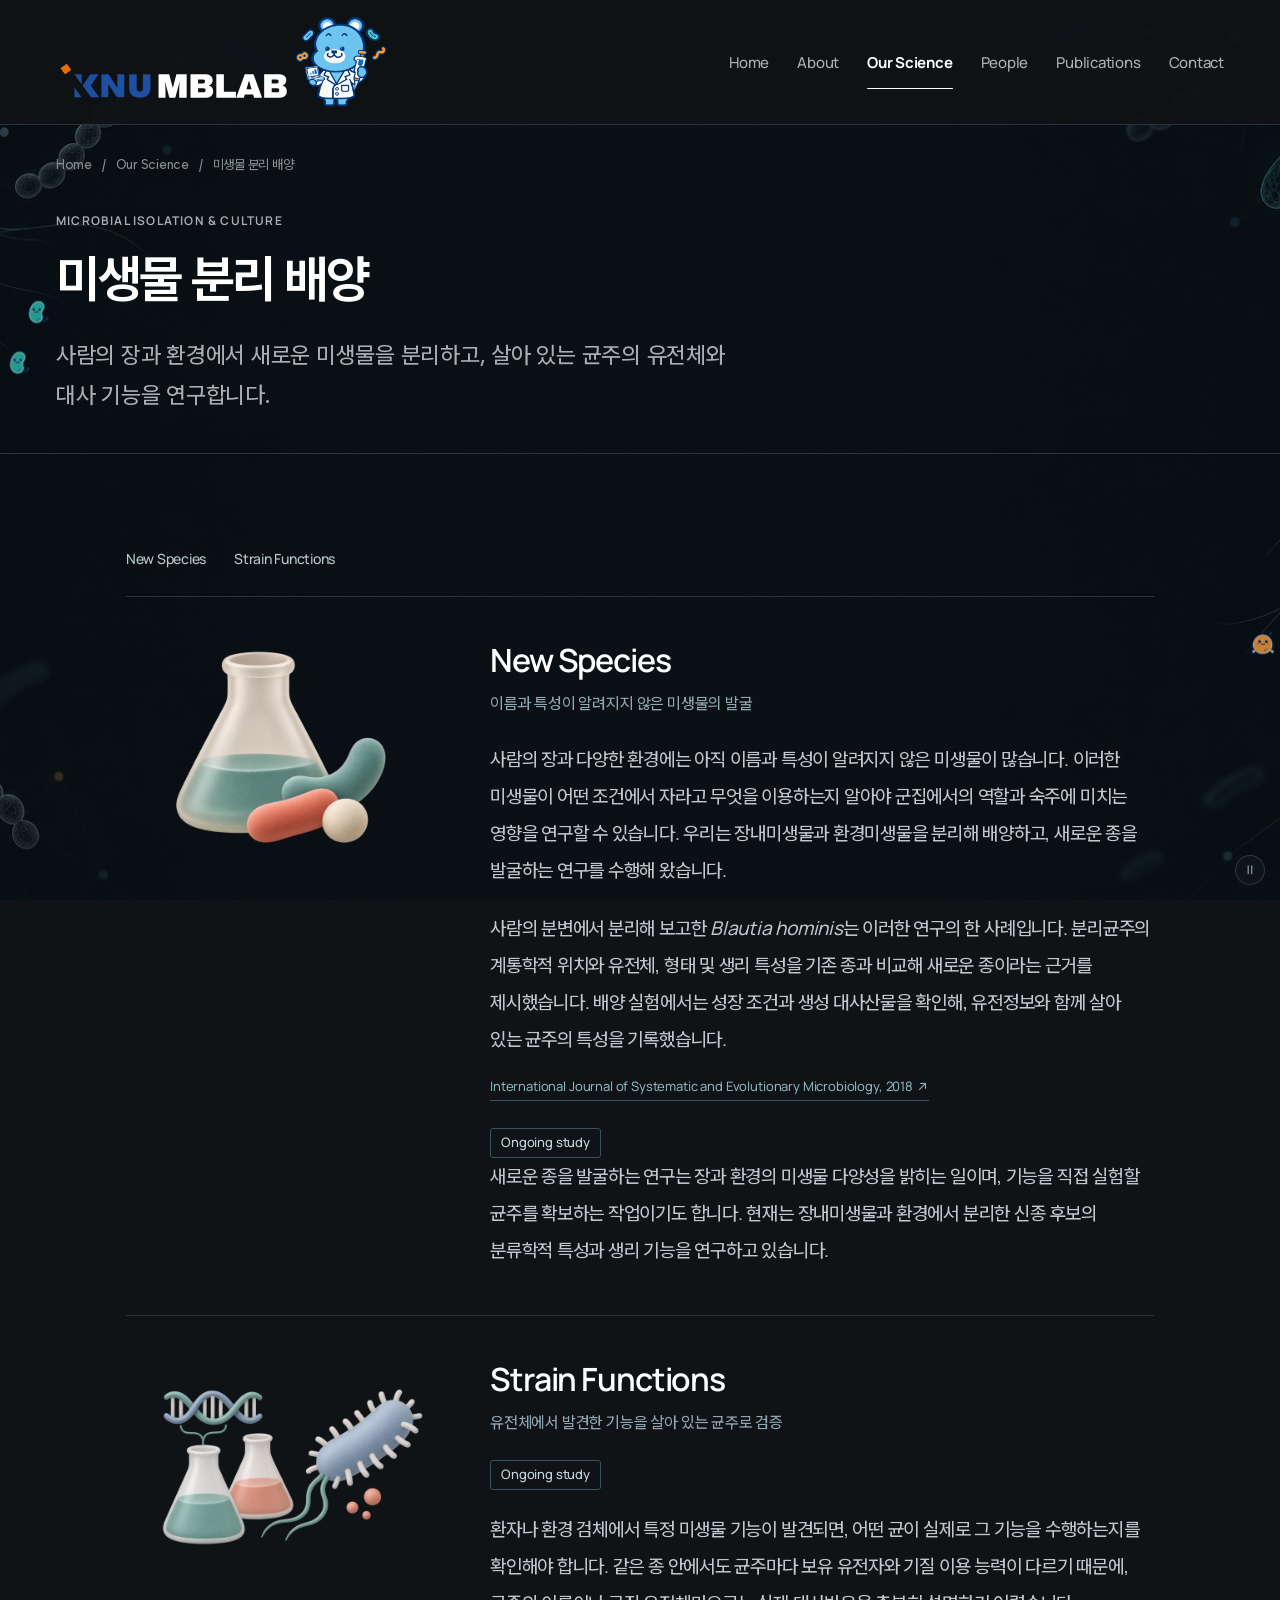
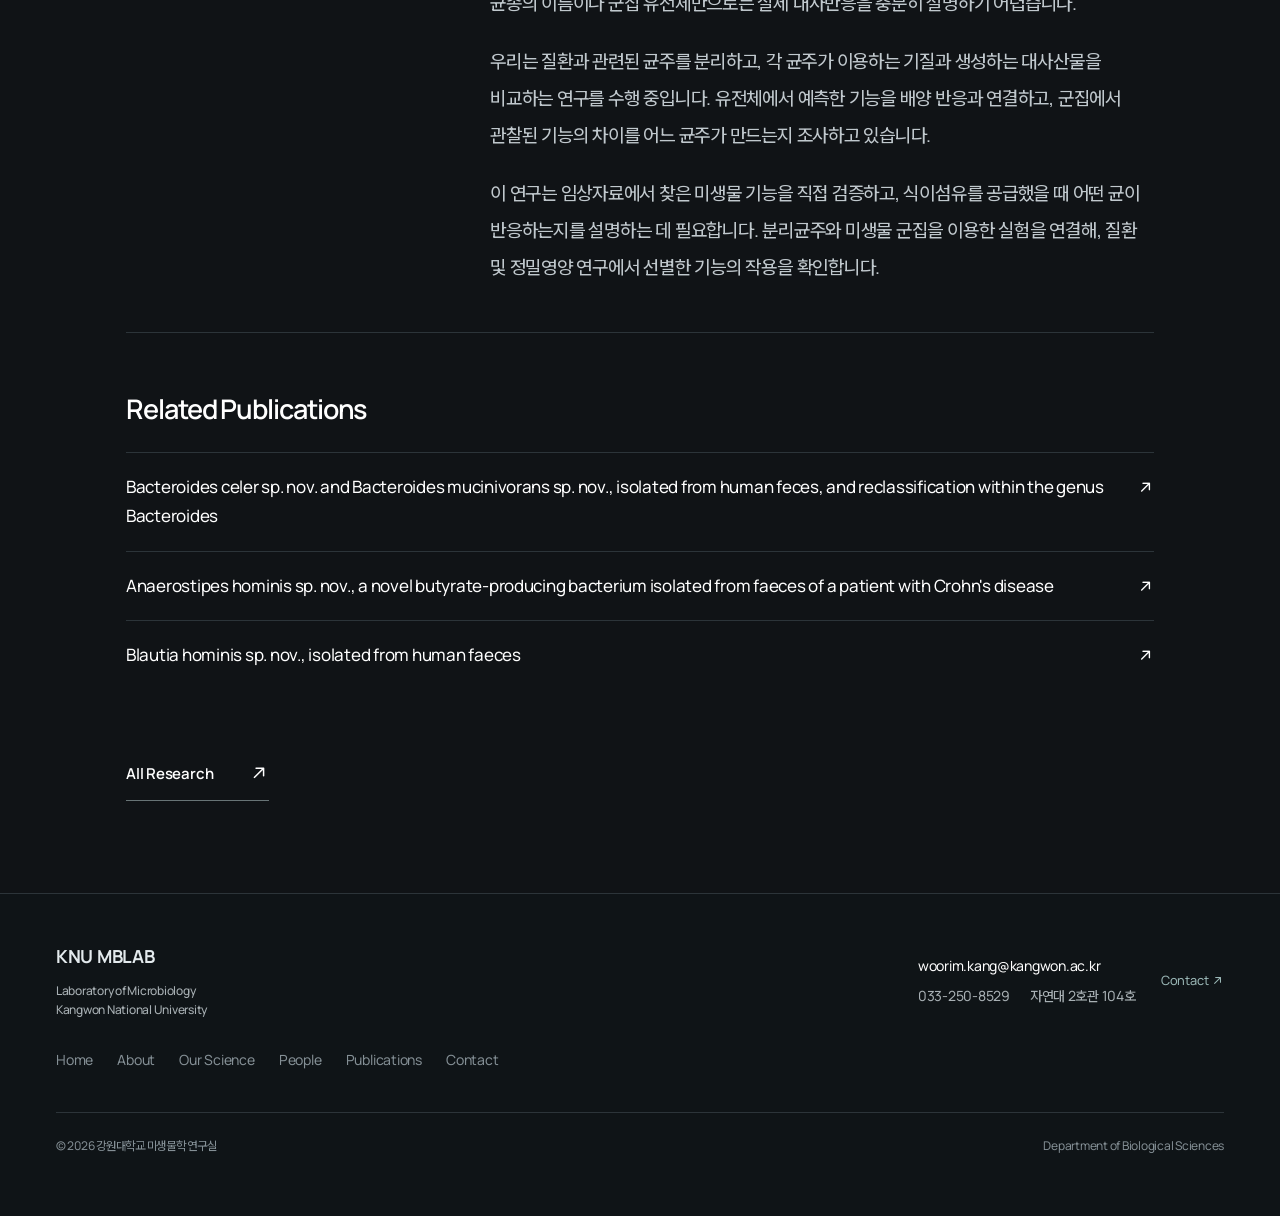
<file: research-cultivation.html>
<!DOCTYPE html>

<html lang="ko"><head>
<meta charset="utf-8"/>
<meta content="width=device-width, initial-scale=1" name="viewport"/>
<title>미생물 분리 배양 | 강원대학교 미생물학 연구실</title>
<meta content="사람의 장과 환경에서 새로운 미생물을 분리하고, 살아 있는 균주의 유전체와 대사 기능을 연구합니다. 강원대학교 미생물학 연구실." name="description"/>
<meta content="강우림 (Woorim Kang)" name="author"/>
<meta content="dark" name="color-scheme"/>
<meta content="#101316" media="(prefers-color-scheme: light)" name="theme-color"/>
<meta content="#101316" media="(prefers-color-scheme: dark)" name="theme-color"/>
<meta content="website" property="og:type"/>
<meta content="ko_KR" property="og:locale"/>
<meta content="강원대학교 미생물학 연구실" property="og:site_name"/>
<meta content="미생물 분리 배양 | 강원대학교 미생물학 연구실" property="og:title"/>
<meta content="사람의 장과 환경에서 새로운 미생물을 분리하고, 살아 있는 균주의 유전체와 대사 기능을 연구합니다. 강원대학교 미생물학 연구실." property="og:description"/>
<link href="favicon.svg" rel="icon" type="image/svg+xml"/>
<link href="https://knu-microbiome.github.io/research-cultivation.html" rel="canonical"/>
<link href="assets/site.css" rel="stylesheet"/><script defer="" src="assets/site.js?v=20261117-mobile-roam"></script><link href="assets/redesign.css?v=20261117-mobile-roam" rel="stylesheet"/><link as="font" crossorigin="" href="assets/fonts/WantedSansVariable.woff2" rel="preload" type="font/woff2"/>
<meta name="robots" content="index, follow"/>
<meta property="og:url" content="https://knu-microbiome.github.io/research-cultivation.html"/>
<script type="application/ld+json">{"@context":"https://schema.org","@graph":[{"@type":"WebPage","@id":"https://knu-microbiome.github.io/research-cultivation.html#webpage","url":"https://knu-microbiome.github.io/research-cultivation.html","name":"미생물 분리 배양 | 강원대학교 미생물학 연구실","description":"사람의 장과 환경에서 새로운 미생물을 분리하고, 살아 있는 균주의 유전체와 대사 기능을 연구합니다. 강원대학교 미생물학 연구실.","inLanguage":"ko-KR","isPartOf":{"@id":"https://knu-microbiome.github.io/#website"},"about":{"@id":"https://knu-microbiome.github.io/#lab"}}]}</script>
</head><body data-page="research-cultivation.html"><a class="skip-link" href="#main-content">본문으로 바로가기</a>
<nav aria-label="주 메뉴" class="nav" id="nav"><div class="wrap nav-inner">
<a aria-label="KNU MBLAB Home" class="brand" href="index.html"><img alt="KNU MBLAB: 노트북과 파이펫을 든 곰두리" class="brand-full-logo" height="720" src="assets/brand/knu-mblab-gomduri.svg?v=20261117-wordmark" width="2240"/></a>
<button aria-controls="site-menu" aria-expanded="false" class="menu-toggle" lang="en" type="button"><span>Menu</span><svg aria-hidden="true" fill="none" height="19" viewbox="0 0 20 20" width="19"><path d="M3 5h14M3 10h14M3 15h14" stroke="currentColor" stroke-linecap="round" stroke-width="1.5"></path></svg></button>
<div class="nav-links" id="site-menu"><a href="index.html" lang="en">Home</a>
<a href="about.html" lang="en">About</a>
<a aria-current="page" href="research.html" lang="en">Our Science</a>
<a href="people.html" lang="en">People</a>
<a href="publications.html" lang="en">Publications</a>
<a href="contact.html" lang="en">Contact</a></div></div></nav><main id="main-content"><header class="detail-heading"><div class="wrap"><nav aria-label="현재 위치" class="breadcrumb"><a href="index.html">Home</a><span lang="en">/</span><a href="research.html">Our Science</a><span lang="en">/</span><span>미생물 분리 배양</span></nav><div class="detail-intro"><div><p class="eyebrow">Microbial Isolation &amp; Culture</p><h1>미생물 분리 배양</h1><p class="detail-lead">사람의 장과 환경에서 새로운 미생물을 분리하고, 살아 있는 균주의 유전체와 대사 기능을 연구합니다.</p></div></div></div></header><section class="block"><div class="wrap detail-body"><div class="science-story"><nav aria-label="페이지 내 연구 주제" class="story-nav"><a href="#new-species" lang="en">New Species</a><a href="#strain-functions" lang="en">Strain Functions</a></nav><section aria-labelledby="new-species-title" class="story-section" id="new-species"><div class="research-figure-row"><figure class="research-figure"><img alt="미생물 분리 배양과 신종 발굴 개념" class="research-art" decoding="async" height="1024" loading="eager" src="assets/research-v3/cultivation.webp" width="1536"/></figure><div class="research-copy" data-copy-id="new-species"><header><h2 id="new-species-title" lang="en">New Species</h2><p class="story-subtitle">이름과 특성이 알려지지 않은 미생물의 발굴</p></header><p>사람의 장과 다양한 환경에는 아직 이름과 특성이 알려지지 않은 미생물이 많습니다. 이러한 미생물이 어떤 조건에서 자라고 무엇을 이용하는지 알아야 군집에서의 역할과 숙주에 미치는 영향을 연구할 수 있습니다. 우리는 장내미생물과 환경미생물을 분리해 배양하고, 새로운 종을 발굴하는 연구를 수행해 왔습니다.</p><p>사람의 분변에서 분리해 보고한 <i>Blautia hominis</i>는 이러한 연구의 한 사례입니다. 분리균주의 계통학적 위치와 유전체, 형태 및 생리 특성을 기존 종과 비교해 새로운 종이라는 근거를 제시했습니다. 배양 실험에서는 성장 조건과 생성 대사산물을 확인해, 유전정보와 함께 살아 있는 균주의 특성을 기록했습니다.</p><p class="study-citations"><a class="lab-publication-link" href="https://doi.org/10.1099/ijsem.0.002623" rel="noopener noreferrer" target="_blank">International Journal of Systematic and Evolutionary Microbiology, 2018 ↗</a></p><p class="study-status" data-study-status="Ongoing study"><span class="status-label" lang="en">Ongoing study</span></p><p>새로운 종을 발굴하는 연구는 장과 환경의 미생물 다양성을 밝히는 일이며, 기능을 직접 실험할 균주를 확보하는 작업이기도 합니다. 현재는 장내미생물과 환경에서 분리한 신종 후보의 분류학적 특성과 생리 기능을 연구하고 있습니다.</p></div></div></section><section aria-labelledby="strain-functions-title" class="story-section" id="strain-functions"><div class="research-figure-row"><figure class="research-figure"><img alt="분리균주의 유전체와 기질 이용 및 대사산물 연구 개념" class="research-art" decoding="async" height="1024" loading="eager" src="assets/research-stories/strain-functions.webp" width="1536"/></figure><div class="research-copy" data-copy-id="strain-functions"><header><h2 id="strain-functions-title" lang="en">Strain Functions</h2><p class="story-subtitle">유전체에서 발견한 기능을 살아 있는 균주로 검증</p></header><p class="study-status" data-study-status="Ongoing study"><span class="status-label" lang="en">Ongoing study</span></p><p>환자나 환경 검체에서 특정 미생물 기능이 발견되면, 어떤 균이 실제로 그 기능을 수행하는지를 확인해야 합니다. 같은 종 안에서도 균주마다 보유 유전자와 기질 이용 능력이 다르기 때문에, 균종의 이름이나 군집 유전체만으로는 실제 대사반응을 충분히 설명하기 어렵습니다.</p><p>우리는 질환과 관련된 균주를 분리하고, 각 균주가 이용하는 기질과 생성하는 대사산물을 비교하는 연구를 수행 중입니다. 유전체에서 예측한 기능을 배양 반응과 연결하고, 군집에서 관찰된 기능의 차이를 어느 균주가 만드는지 조사하고 있습니다.</p><p>이 연구는 임상자료에서 찾은 미생물 기능을 직접 검증하고, 식이섬유를 공급했을 때 어떤 균이 반응하는지를 설명하는 데 필요합니다. 분리균주와 미생물 군집을 이용한 실험을 연결해, 질환 및 정밀영양 연구에서 선별한 기능의 작용을 확인합니다.</p></div></div></section></div><section class="related-papers"><h2 lang="en">Related Publications</h2><a href="publications.html#publication-6"><span>Bacteroides celer sp. nov. and Bacteroides mucinivorans sp. nov., isolated from human feces, and reclassification within the genus Bacteroides</span><span aria-hidden="true">↗</span></a><a href="publications.html#publication-11"><span>Anaerostipes hominis sp. nov., a novel butyrate-producing bacterium isolated from faeces of a patient with Crohn's disease</span><span aria-hidden="true">↗</span></a><a href="publications.html#publication-26"><span>Blautia hominis sp. nov., isolated from human faeces</span><span aria-hidden="true">↗</span></a></section><div class="page-actions"><a class="text-action" href="research.html" lang="en">All Research <span aria-hidden="true">↗</span></a></div></div></section></main><footer id="site-footer"><div class="wrap"><div class="footer-main">
<div class="foot-brand"><span class="footer-lab-name" lang="en">KNU MBLAB</span><span class="en" lang="en">Laboratory of Microbiology<br/>Kangwon National University</span></div>
<div class="footer-contact"><a href="mailto:woorim.kang@kangwon.ac.kr">woorim.kang@kangwon.ac.kr</a><span><span>033-250-8529</span><span>자연대 2호관 104호</span></span></div>
<a class="footer-contact-link" href="contact.html" lang="en">Contact <span aria-hidden="true">↗</span></a>
</div><nav aria-label="하단 메뉴" class="footer-links"><a href="index.html" lang="en">Home</a><a href="about.html" lang="en">About</a><a href="research.html" lang="en">Our Science</a><a href="people.html" lang="en">People</a><a href="publications.html" lang="en">Publications</a><a href="contact.html" lang="en">Contact</a></nav>
<div class="foot-bottom"><span>© 2026 강원대학교 미생물학 연구실</span><span>Department of Biological Sciences</span><img alt="" aria-hidden="true" class="microbe-peek footer-peek" height="1254" loading="eager" src="assets/mascots/microbe-orange.webp" width="1254"/></div></div></footer></body></html>
</file>
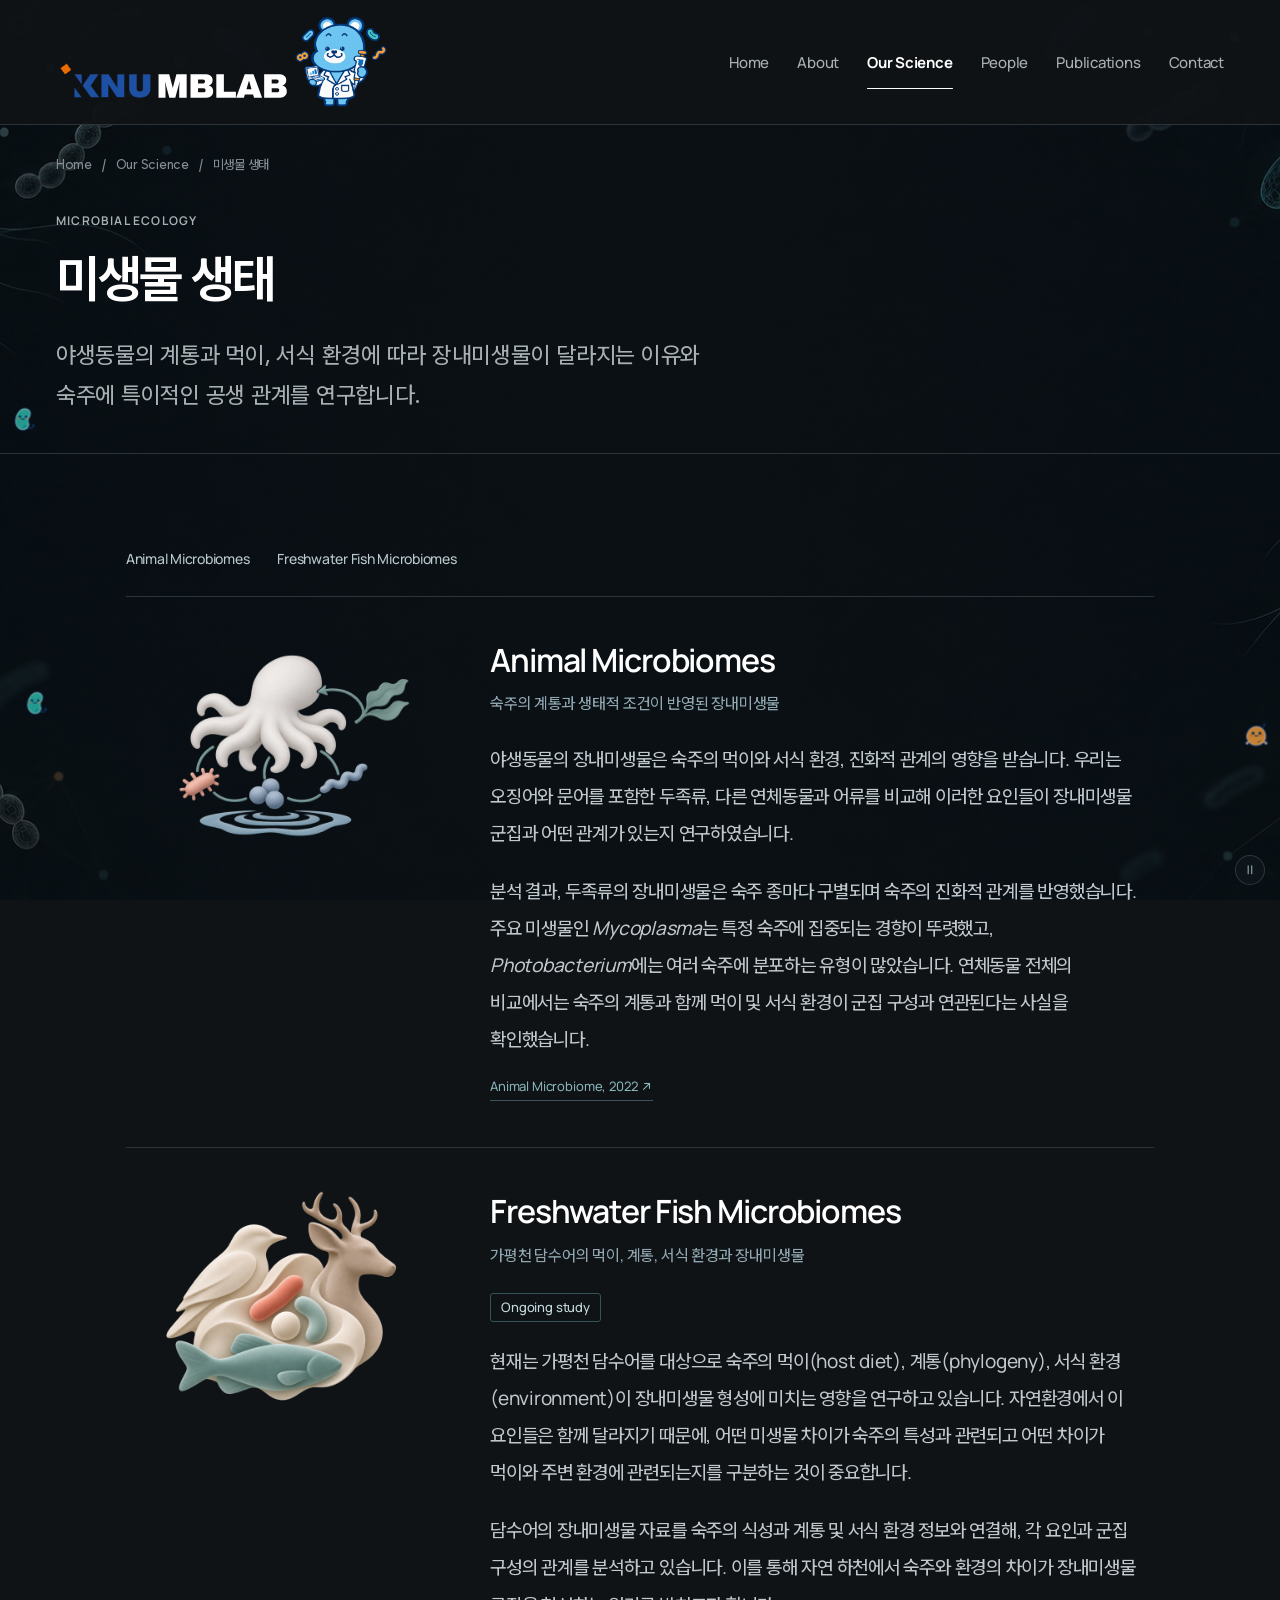
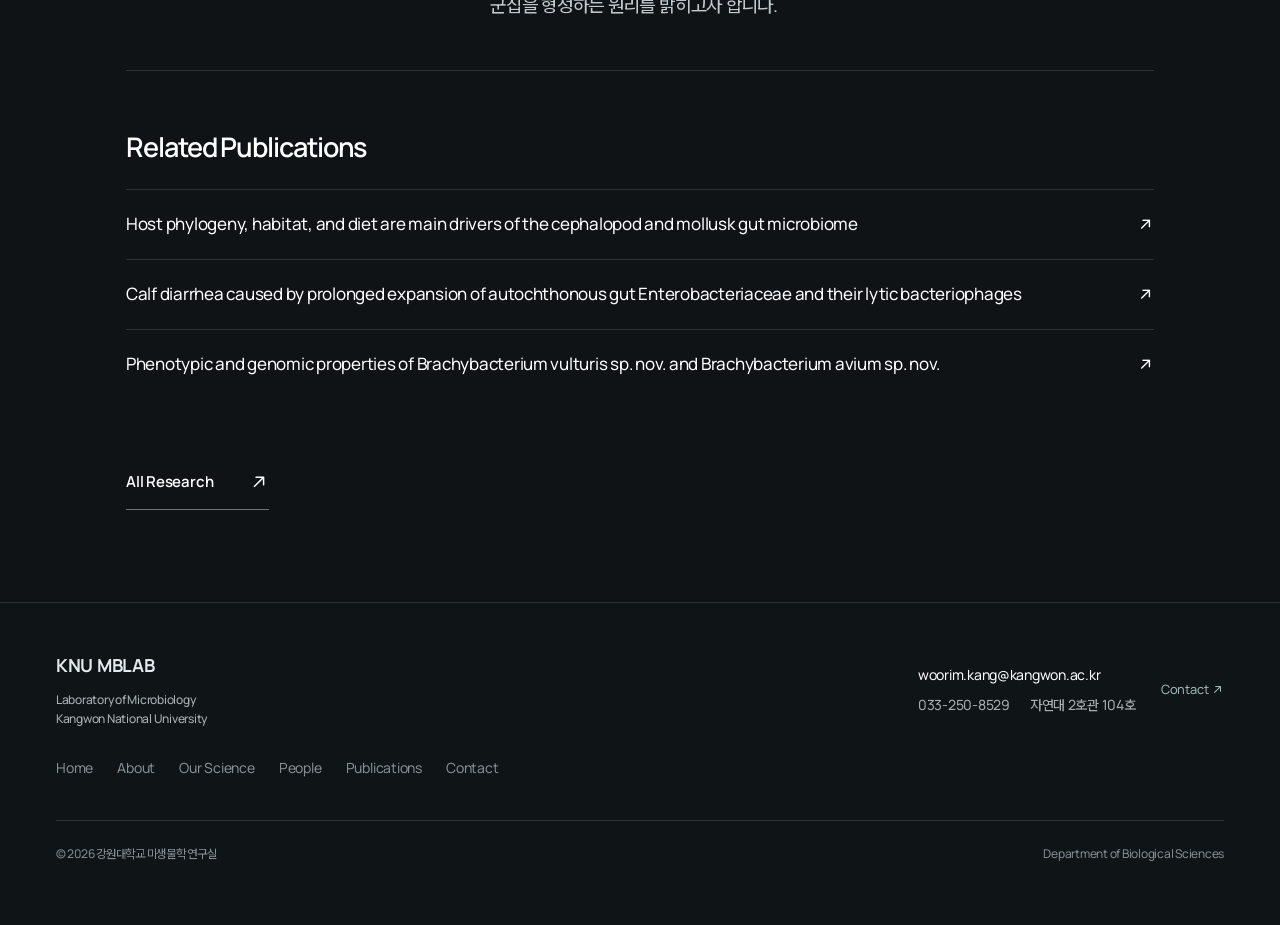
<file: research-ecology.html>
<!DOCTYPE html>

<html lang="ko"><head>
<meta charset="utf-8"/>
<meta content="width=device-width, initial-scale=1" name="viewport"/>
<title>미생물 생태 | 강원대학교 미생물학 연구실</title>
<meta content="야생동물의 계통과 먹이, 서식 환경에 따라 장내미생물이 달라지는 이유와 숙주에 특이적인 공생 관계를 연구합니다. 강원대학교 미생물학 연구실." name="description"/>
<meta content="강우림 (Woorim Kang)" name="author"/>
<meta content="dark" name="color-scheme"/>
<meta content="#101316" media="(prefers-color-scheme: light)" name="theme-color"/>
<meta content="#101316" media="(prefers-color-scheme: dark)" name="theme-color"/>
<meta content="website" property="og:type"/>
<meta content="ko_KR" property="og:locale"/>
<meta content="강원대학교 미생물학 연구실" property="og:site_name"/>
<meta content="미생물 생태 | 강원대학교 미생물학 연구실" property="og:title"/>
<meta content="야생동물의 계통과 먹이, 서식 환경에 따라 장내미생물이 달라지는 이유와 숙주에 특이적인 공생 관계를 연구합니다. 강원대학교 미생물학 연구실." property="og:description"/>
<link href="favicon.svg" rel="icon" type="image/svg+xml"/>
<link href="https://knu-microbiome.github.io/research-ecology.html" rel="canonical"/>
<link href="assets/site.css" rel="stylesheet"/><script defer="" src="assets/site.js?v=20261117-mobile-roam"></script><link href="assets/redesign.css?v=20261117-mobile-roam" rel="stylesheet"/><link as="font" crossorigin="" href="assets/fonts/WantedSansVariable.woff2" rel="preload" type="font/woff2"/>
<meta name="robots" content="index, follow"/>
<meta property="og:url" content="https://knu-microbiome.github.io/research-ecology.html"/>
<script type="application/ld+json">{"@context":"https://schema.org","@graph":[{"@type":"WebPage","@id":"https://knu-microbiome.github.io/research-ecology.html#webpage","url":"https://knu-microbiome.github.io/research-ecology.html","name":"미생물 생태 | 강원대학교 미생물학 연구실","description":"야생동물의 계통과 먹이, 서식 환경에 따라 장내미생물이 달라지는 이유와 숙주에 특이적인 공생 관계를 연구합니다. 강원대학교 미생물학 연구실.","inLanguage":"ko-KR","isPartOf":{"@id":"https://knu-microbiome.github.io/#website"},"about":{"@id":"https://knu-microbiome.github.io/#lab"}}]}</script>
</head><body data-page="research-ecology.html"><a class="skip-link" href="#main-content">본문으로 바로가기</a>
<nav aria-label="주 메뉴" class="nav" id="nav"><div class="wrap nav-inner">
<a aria-label="KNU MBLAB Home" class="brand" href="index.html"><img alt="KNU MBLAB: 노트북과 파이펫을 든 곰두리" class="brand-full-logo" height="720" src="assets/brand/knu-mblab-gomduri.svg?v=20261117-wordmark" width="2240"/></a>
<button aria-controls="site-menu" aria-expanded="false" class="menu-toggle" lang="en" type="button"><span>Menu</span><svg aria-hidden="true" fill="none" height="19" viewbox="0 0 20 20" width="19"><path d="M3 5h14M3 10h14M3 15h14" stroke="currentColor" stroke-linecap="round" stroke-width="1.5"></path></svg></button>
<div class="nav-links" id="site-menu"><a href="index.html" lang="en">Home</a>
<a href="about.html" lang="en">About</a>
<a aria-current="page" href="research.html" lang="en">Our Science</a>
<a href="people.html" lang="en">People</a>
<a href="publications.html" lang="en">Publications</a>
<a href="contact.html" lang="en">Contact</a></div></div></nav><main id="main-content"><header class="detail-heading"><div class="wrap"><nav aria-label="현재 위치" class="breadcrumb"><a href="index.html">Home</a><span lang="en">/</span><a href="research.html">Our Science</a><span lang="en">/</span><span>미생물 생태</span></nav><div class="detail-intro"><div><p class="eyebrow">Microbial Ecology</p><h1>미생물 생태</h1><p class="detail-lead">야생동물의 계통과 먹이, 서식 환경에 따라 장내미생물이 달라지는 이유와 숙주에 특이적인 공생 관계를 연구합니다.</p></div></div></div></header><section class="block"><div class="wrap detail-body"><div class="science-story"><nav aria-label="페이지 내 연구 주제" class="story-nav"><a href="#wildlife" lang="en">Animal Microbiomes</a><a href="#freshwater-fish" lang="en">Freshwater Fish Microbiomes</a></nav><section aria-labelledby="wildlife-title" class="story-section" id="wildlife"><div class="research-figure-row"><figure class="research-figure"><img alt="두족류 숙주의 먹이와 서식 환경 및 미생물의 관계 개념" class="research-art" decoding="async" height="1024" loading="eager" src="assets/research-stories/host-microbe-ecology.webp" width="1536"/></figure><div class="research-copy" data-copy-id="wildlife"><span aria-hidden="true" class="legacy-anchor" id="host-microbe"></span><header><h2 id="wildlife-title" lang="en">Animal Microbiomes</h2><p class="story-subtitle">숙주의 계통과 생태적 조건이 반영된 장내미생물</p></header><p>야생동물의 장내미생물은 숙주의 먹이와 서식 환경, 진화적 관계의 영향을 받습니다. 우리는 오징어와 문어를 포함한 두족류, 다른 연체동물과 어류를 비교해 이러한 요인들이 장내미생물 군집과 어떤 관계가 있는지 연구하였습니다.</p><p>분석 결과, 두족류의 장내미생물은 숙주 종마다 구별되며 숙주의 진화적 관계를 반영했습니다. 주요 미생물인 <i>Mycoplasma</i>는 특정 숙주에 집중되는 경향이 뚜렷했고, <i>Photobacterium</i>에는 여러 숙주에 분포하는 유형이 많았습니다. 연체동물 전체의 비교에서는 숙주의 계통과 함께 먹이 및 서식 환경이 군집 구성과 연관된다는 사실을 확인했습니다.</p><p class="study-citations"><a class="lab-publication-link" href="https://doi.org/10.1186/s42523-022-00184-x" rel="noopener noreferrer" target="_blank">Animal Microbiome, 2022 ↗</a></p></div></div></section><section aria-labelledby="freshwater-fish-title" class="story-section" id="freshwater-fish"><div class="research-figure-row"><figure class="research-figure"><img alt="물고기를 포함한 야생동물의 장내미생물 생태 연구 개념" class="research-art" decoding="async" height="1024" loading="eager" src="assets/research-v3/wildlife-ecology.webp" width="1536"/></figure><div class="research-copy" data-copy-id="freshwater-fish"><header><h2 id="freshwater-fish-title" lang="en">Freshwater Fish Microbiomes</h2><p class="story-subtitle">가평천 담수어의 먹이, 계통, 서식 환경과 장내미생물</p></header><p class="study-status" data-study-status="Ongoing study"><span class="status-label" lang="en">Ongoing study</span></p><p>현재는 가평천 담수어를 대상으로 숙주의 먹이(host diet), 계통(phylogeny), 서식 환경(environment)이 장내미생물 형성에 미치는 영향을 연구하고 있습니다. 자연환경에서 이 요인들은 함께 달라지기 때문에, 어떤 미생물 차이가 숙주의 특성과 관련되고 어떤 차이가 먹이와 주변 환경에 관련되는지를 구분하는 것이 중요합니다.</p><p>담수어의 장내미생물 자료를 숙주의 식성과 계통 및 서식 환경 정보와 연결해, 각 요인과 군집 구성의 관계를 분석하고 있습니다. 이를 통해 자연 하천에서 숙주와 환경의 차이가 장내미생물 군집을 형성하는 원리를 밝히고자 합니다.</p></div></div></section></div><section class="related-papers"><h2 lang="en">Related Publications</h2><a href="publications.html#publication-10"><span>Host phylogeny, habitat, and diet are main drivers of the cephalopod and mollusk gut microbiome</span><span aria-hidden="true">↗</span></a><a href="publications.html#publication-13"><span>Calf diarrhea caused by prolonged expansion of autochthonous gut Enterobacteriaceae and their lytic bacteriophages</span><span aria-hidden="true">↗</span></a><a href="publications.html#publication-23"><span>Phenotypic and genomic properties of Brachybacterium vulturis sp. nov. and Brachybacterium avium sp. nov.</span><span aria-hidden="true">↗</span></a></section><div class="page-actions"><a class="text-action" href="research.html" lang="en">All Research <span aria-hidden="true">↗</span></a></div></div></section></main><footer id="site-footer"><div class="wrap"><div class="footer-main">
<div class="foot-brand"><span class="footer-lab-name" lang="en">KNU MBLAB</span><span class="en" lang="en">Laboratory of Microbiology<br/>Kangwon National University</span></div>
<div class="footer-contact"><a href="mailto:woorim.kang@kangwon.ac.kr">woorim.kang@kangwon.ac.kr</a><span><span>033-250-8529</span><span>자연대 2호관 104호</span></span></div>
<a class="footer-contact-link" href="contact.html" lang="en">Contact <span aria-hidden="true">↗</span></a>
</div><nav aria-label="하단 메뉴" class="footer-links"><a href="index.html" lang="en">Home</a><a href="about.html" lang="en">About</a><a href="research.html" lang="en">Our Science</a><a href="people.html" lang="en">People</a><a href="publications.html" lang="en">Publications</a><a href="contact.html" lang="en">Contact</a></nav>
<div class="foot-bottom"><span>© 2026 강원대학교 미생물학 연구실</span><span>Department of Biological Sciences</span><img alt="" aria-hidden="true" class="microbe-peek footer-peek" height="1254" loading="eager" src="assets/mascots/microbe-orange.webp" width="1254"/></div></div></footer></body></html>
</file>
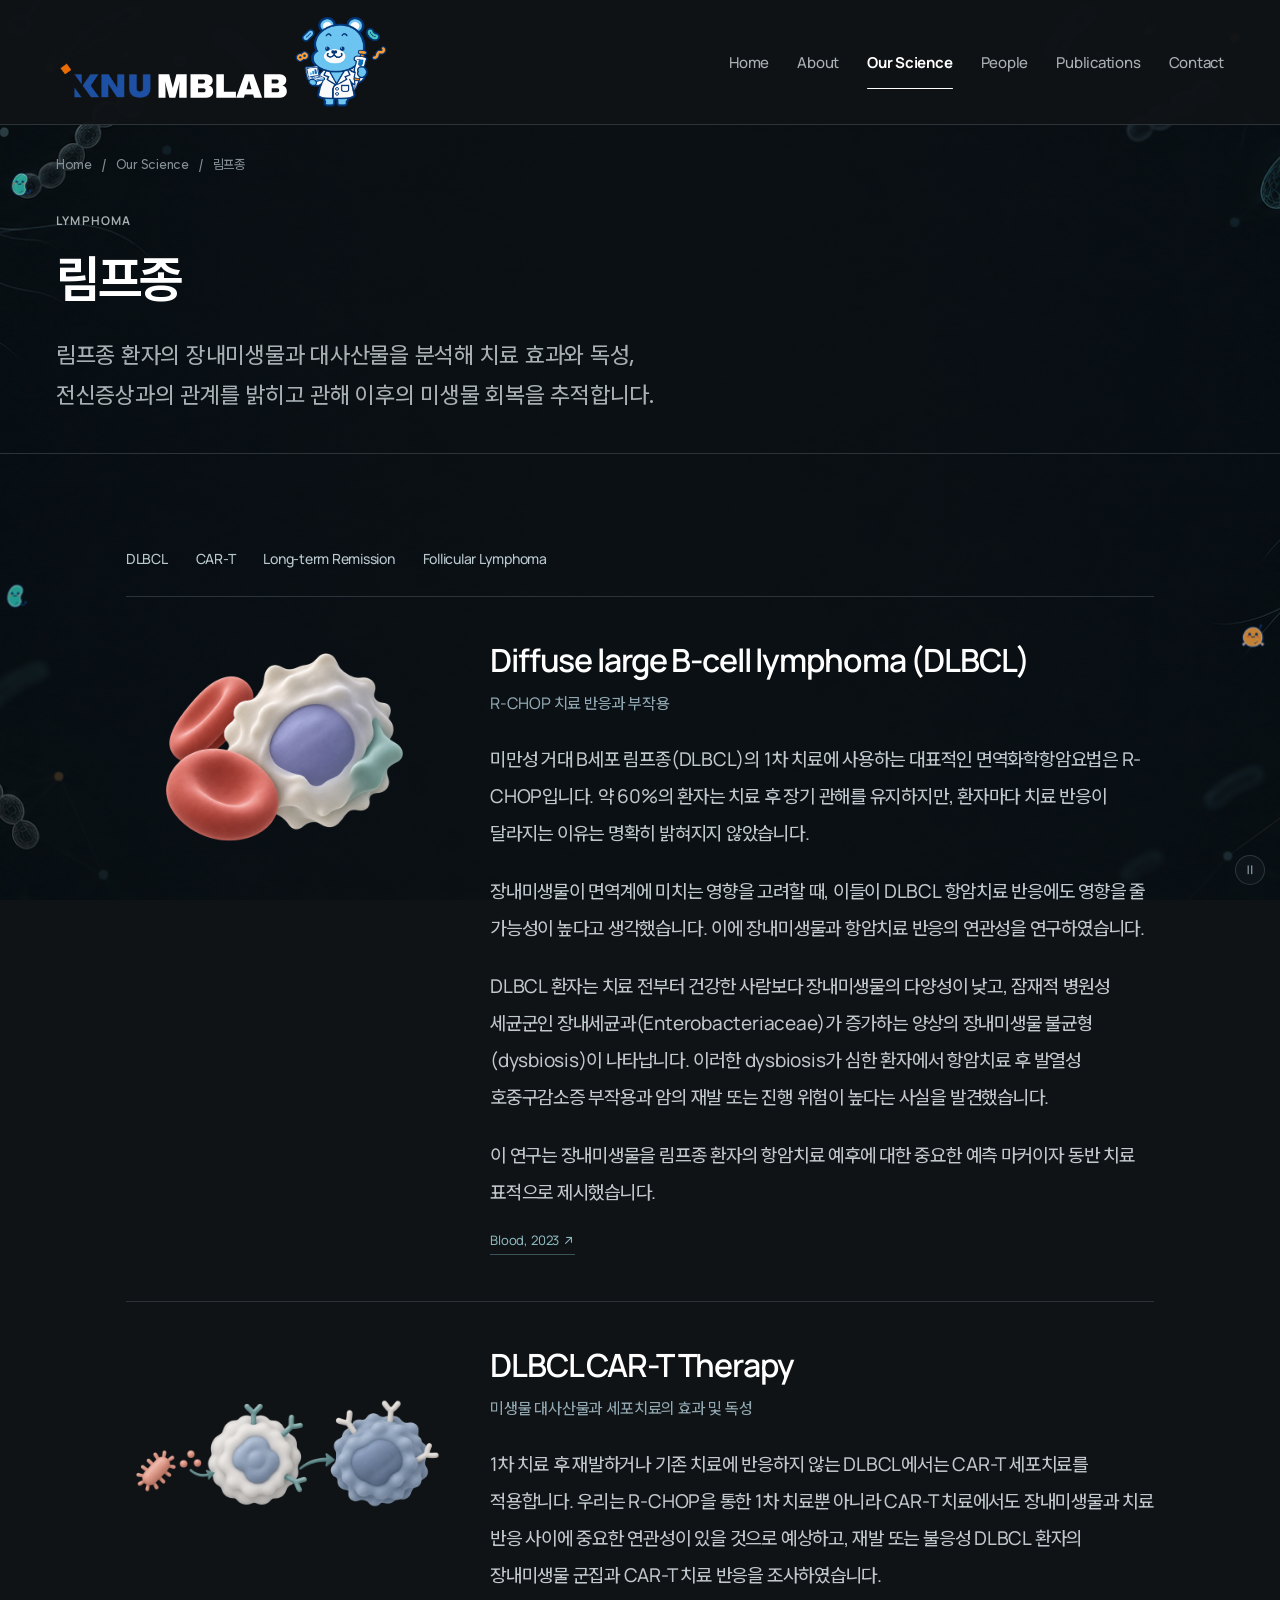
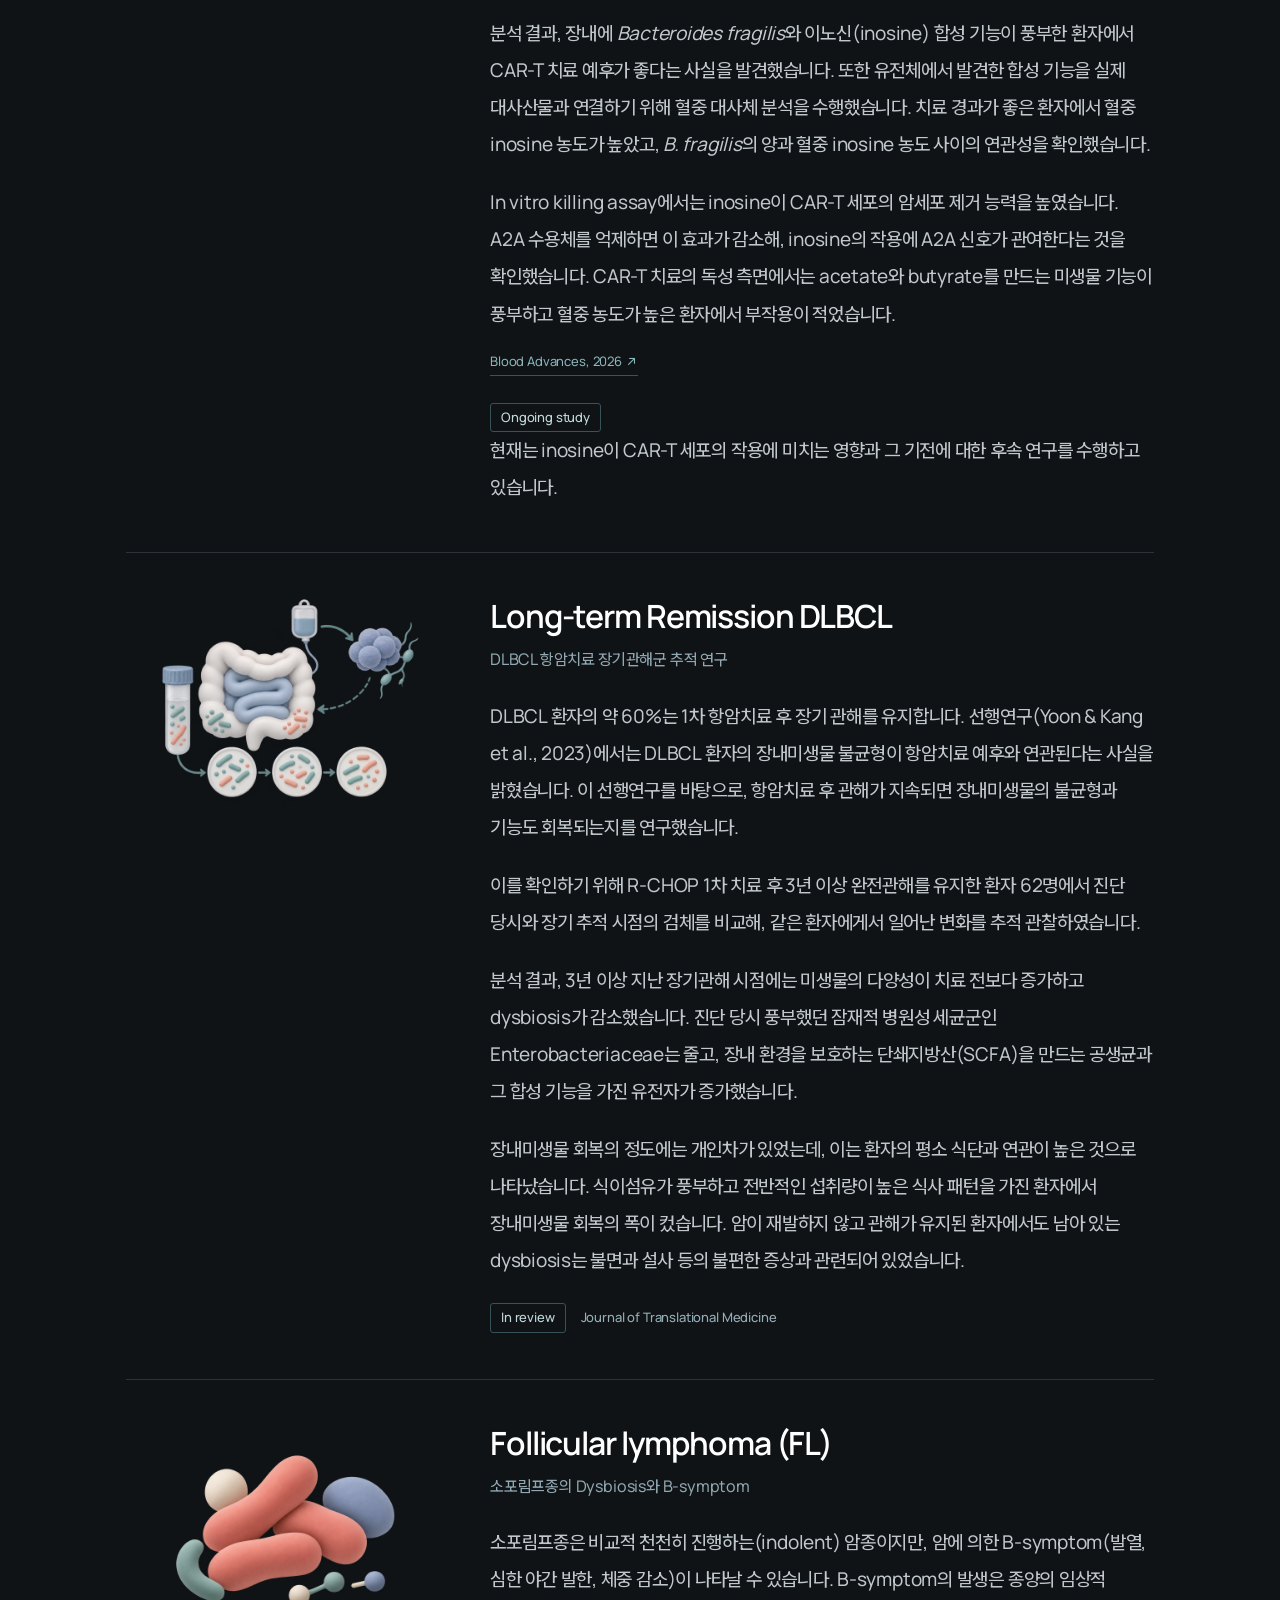
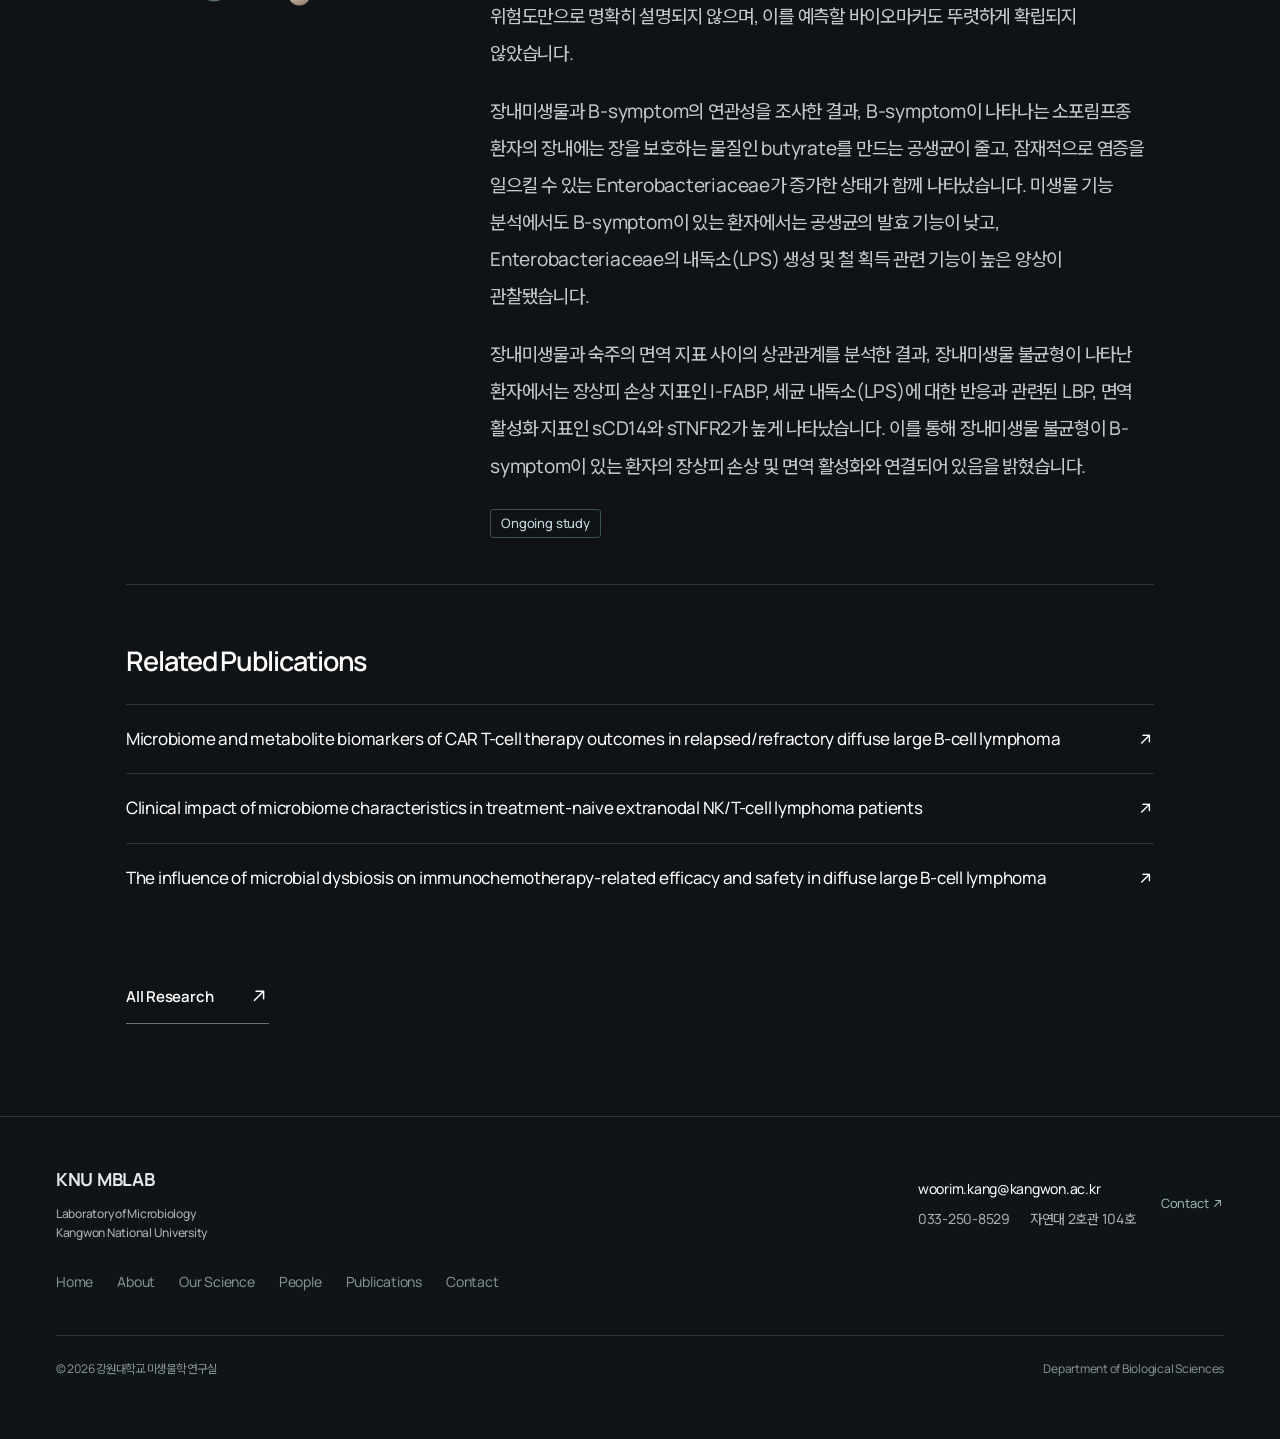
<file: research-hematology.html>
<!DOCTYPE html>

<html lang="ko"><head>
<meta charset="utf-8"/>
<meta content="width=device-width, initial-scale=1" name="viewport"/>
<title>림프종과 장내미생물 | 강원대학교 미생물학 연구실</title>
<meta content="림프종 환자의 장내미생물과 대사산물을 분석해 치료 효과와 독성, 전신증상과의 관계를 밝히고 관해 이후의 미생물 회복을 추적합니다. 강원대학교 미생물학 연구실." name="description"/>
<meta content="강우림 (Woorim Kang)" name="author"/>
<meta content="dark" name="color-scheme"/>
<meta content="#101316" media="(prefers-color-scheme: light)" name="theme-color"/>
<meta content="#101316" media="(prefers-color-scheme: dark)" name="theme-color"/>
<meta content="website" property="og:type"/>
<meta content="ko_KR" property="og:locale"/>
<meta content="강원대학교 미생물학 연구실" property="og:site_name"/>
<meta content="림프종과 장내미생물 | 강원대학교 미생물학 연구실" property="og:title"/>
<meta content="림프종 환자의 장내미생물과 대사산물을 분석해 치료 효과와 독성, 전신증상과의 관계를 밝히고 관해 이후의 미생물 회복을 추적합니다. 강원대학교 미생물학 연구실." property="og:description"/>
<link href="favicon.svg" rel="icon" type="image/svg+xml"/>
<link href="https://knu-microbiome.github.io/research-hematology.html" rel="canonical"/>
<link href="assets/site.css" rel="stylesheet"/><script defer="" src="assets/site.js?v=20261117-mobile-roam"></script><link href="assets/redesign.css?v=20261117-mobile-roam" rel="stylesheet"/><link as="font" crossorigin="" href="assets/fonts/WantedSansVariable.woff2" rel="preload" type="font/woff2"/>
<meta name="robots" content="index, follow"/>
<meta property="og:url" content="https://knu-microbiome.github.io/research-hematology.html"/>
<script type="application/ld+json">{"@context":"https://schema.org","@graph":[{"@type":"WebPage","@id":"https://knu-microbiome.github.io/research-hematology.html#webpage","url":"https://knu-microbiome.github.io/research-hematology.html","name":"림프종과 장내미생물 | 강원대학교 미생물학 연구실","description":"림프종 환자의 장내미생물과 대사산물을 분석해 치료 효과와 독성, 전신증상과의 관계를 밝히고 관해 이후의 미생물 회복을 추적합니다. 강원대학교 미생물학 연구실.","inLanguage":"ko-KR","isPartOf":{"@id":"https://knu-microbiome.github.io/#website"},"about":{"@id":"https://knu-microbiome.github.io/#lab"}}]}</script>
</head><body data-page="research-hematology.html"><a class="skip-link" href="#main-content">본문으로 바로가기</a>
<nav aria-label="주 메뉴" class="nav" id="nav"><div class="wrap nav-inner">
<a aria-label="KNU MBLAB Home" class="brand" href="index.html"><img alt="KNU MBLAB: 노트북과 파이펫을 든 곰두리" class="brand-full-logo" height="720" src="assets/brand/knu-mblab-gomduri.svg?v=20261117-wordmark" width="2240"/></a>
<button aria-controls="site-menu" aria-expanded="false" class="menu-toggle" lang="en" type="button"><span>Menu</span><svg aria-hidden="true" fill="none" height="19" viewbox="0 0 20 20" width="19"><path d="M3 5h14M3 10h14M3 15h14" stroke="currentColor" stroke-linecap="round" stroke-width="1.5"></path></svg></button>
<div class="nav-links" id="site-menu"><a href="index.html" lang="en">Home</a>
<a href="about.html" lang="en">About</a>
<a aria-current="page" href="research.html" lang="en">Our Science</a>
<a href="people.html" lang="en">People</a>
<a href="publications.html" lang="en">Publications</a>
<a href="contact.html" lang="en">Contact</a></div></div></nav><main id="main-content"><header class="detail-heading"><div class="wrap"><nav aria-label="현재 위치" class="breadcrumb"><a href="index.html">Home</a><span lang="en">/</span><a href="research.html">Our Science</a><span lang="en">/</span><span>림프종</span></nav><div class="detail-intro"><div><p class="eyebrow">Lymphoma</p><h1>림프종</h1><p class="detail-lead">림프종 환자의 장내미생물과 대사산물을 분석해 치료 효과와 독성, 전신증상과의 관계를 밝히고 관해 이후의 미생물 회복을 추적합니다.</p></div></div></div></header><section class="block"><div class="wrap detail-body"><div class="science-story"><nav aria-label="페이지 내 연구 주제" class="story-nav"><a href="#dlbcl" lang="en">DLBCL</a><a href="#car-t" lang="en">CAR-T</a><a href="#after-treatment" lang="en">Long-term Remission</a><a href="#follicular-lymphoma" lang="en">Follicular Lymphoma</a></nav><section aria-labelledby="dlbcl-title" class="story-section" id="dlbcl"><div class="research-figure-row"><figure class="research-figure"><img alt="혈구로 표현한 림프종과 항암치료 연구" class="research-art" decoding="async" height="1024" loading="eager" src="assets/research-v2/blood.webp" width="1536"/></figure><div class="research-copy"><header><h2 id="dlbcl-title" lang="en">Diffuse large B-cell lymphoma (DLBCL)</h2><p class="story-subtitle">R-CHOP 치료 반응과 부작용</p></header><p>미만성 거대 B세포 림프종(DLBCL)의 1차 치료에 사용하는 대표적인 면역화학항암요법은 R-CHOP입니다. 약 60%의 환자는 치료 후 장기 관해를 유지하지만, 환자마다 치료 반응이 달라지는 이유는 명확히 밝혀지지 않았습니다.</p><p>장내미생물이 면역계에 미치는 영향을 고려할 때, 이들이 DLBCL 항암치료 반응에도 영향을 줄 가능성이 높다고 생각했습니다. 이에 장내미생물과 항암치료 반응의 연관성을 연구하였습니다.</p><p>DLBCL 환자는 치료 전부터 건강한 사람보다 장내미생물의 다양성이 낮고, 잠재적 병원성 세균군인 장내세균과(Enterobacteriaceae)가 증가하는 양상의 장내미생물 불균형(dysbiosis)이 나타납니다. 이러한 dysbiosis가 심한 환자에서 항암치료 후 발열성 호중구감소증 부작용과 암의 재발 또는 진행 위험이 높다는 사실을 발견했습니다.</p><p>이 연구는 장내미생물을 림프종 환자의 항암치료 예후에 대한 중요한 예측 마커이자 동반 치료 표적으로 제시했습니다.</p><p class="study-citations"><a class="lab-publication-link" href="https://doi.org/10.1182/blood.2022018831" rel="noopener noreferrer" target="_blank">Blood, 2023 ↗</a></p></div></div></section><section aria-labelledby="car-t-title" class="story-section" id="car-t"><div class="research-figure-row"><figure class="research-figure"><img alt="미생물 대사산물과 CAR-T 세포 반응의 관계를 나타낸 개념 삽화" class="research-art" decoding="async" height="1024" loading="eager" src="assets/research-stories/car-t-metabolites.webp" width="1536"/></figure><div class="research-copy"><header><h2 id="car-t-title" lang="en">DLBCL CAR-T Therapy</h2><p class="story-subtitle">미생물 대사산물과 세포치료의 효과 및 독성</p></header><p>1차 치료 후 재발하거나 기존 치료에 반응하지 않는 DLBCL에서는 CAR-T 세포치료를 적용합니다. 우리는 R-CHOP을 통한 1차 치료뿐 아니라 CAR-T 치료에서도 장내미생물과 치료 반응 사이에 중요한 연관성이 있을 것으로 예상하고, 재발 또는 불응성 DLBCL 환자의 장내미생물 군집과 CAR-T 치료 반응을 조사하였습니다.</p><p>분석 결과, 장내에 <i>Bacteroides fragilis</i>와 이노신(inosine) 합성 기능이 풍부한 환자에서 CAR-T 치료 예후가 좋다는 사실을 발견했습니다. 또한 유전체에서 발견한 합성 기능을 실제 대사산물과 연결하기 위해 혈중 대사체 분석을 수행했습니다. 치료 경과가 좋은 환자에서 혈중 inosine 농도가 높았고, <i>B. fragilis</i>의 양과 혈중 inosine 농도 사이의 연관성을 확인했습니다.</p><p>In vitro killing assay에서는 inosine이 CAR-T 세포의 암세포 제거 능력을 높였습니다. A2A 수용체를 억제하면 이 효과가 감소해, inosine의 작용에 A2A 신호가 관여한다는 것을 확인했습니다. CAR-T 치료의 독성 측면에서는 acetate와 butyrate를 만드는 미생물 기능이 풍부하고 혈중 농도가 높은 환자에서 부작용이 적었습니다.</p><p class="study-citations"><a class="lab-publication-link" href="https://doi.org/10.1182/bloodadvances.2025016858" rel="noopener noreferrer" target="_blank">Blood Advances, 2026 ↗</a></p><p class="study-status" data-study-status="Ongoing study"><span class="status-label" lang="en">Ongoing study</span></p><p>현재는 inosine이 CAR-T 세포의 작용에 미치는 영향과 그 기전에 대한 후속 연구를 수행하고 있습니다.</p></div></div></section><section aria-labelledby="after-treatment-title" class="story-section" id="after-treatment"><div class="research-figure-row"><figure class="research-figure"><img alt="치료 전후 장내미생물의 변화를 추적하는 검체 분석 개념" class="research-art" decoding="async" height="1024" loading="eager" src="assets/research-stories/after-treatment.webp" width="1536"/></figure><div class="research-copy"><header><h2 id="after-treatment-title" lang="en">Long-term Remission DLBCL</h2><p class="story-subtitle">DLBCL 항암치료 장기관해군 추적 연구</p></header><p>DLBCL 환자의 약 60%는 1차 항암치료 후 장기 관해를 유지합니다. 선행연구(Yoon &amp; Kang et al., 2023)에서는 DLBCL 환자의 장내미생물 불균형이 항암치료 예후와 연관된다는 사실을 밝혔습니다. 이 선행연구를 바탕으로, 항암치료 후 관해가 지속되면 장내미생물의 불균형과 기능도 회복되는지를 연구했습니다.</p><p>이를 확인하기 위해 R-CHOP 1차 치료 후 3년 이상 완전관해를 유지한 환자 62명에서 진단 당시와 장기 추적 시점의 검체를 비교해, 같은 환자에게서 일어난 변화를 추적 관찰하였습니다.</p><p>분석 결과, 3년 이상 지난 장기관해 시점에는 미생물의 다양성이 치료 전보다 증가하고 dysbiosis가 감소했습니다. 진단 당시 풍부했던 잠재적 병원성 세균군인 Enterobacteriaceae는 줄고, 장내 환경을 보호하는 단쇄지방산(SCFA)을 만드는 공생균과 그 합성 기능을 가진 유전자가 증가했습니다.</p><p>장내미생물 회복의 정도에는 개인차가 있었는데, 이는 환자의 평소 식단과 연관이 높은 것으로 나타났습니다. 식이섬유가 풍부하고 전반적인 섭취량이 높은 식사 패턴을 가진 환자에서 장내미생물 회복의 폭이 컸습니다. 암이 재발하지 않고 관해가 유지된 환자에서도 남아 있는 dysbiosis는 불면과 설사 등의 불편한 증상과 관련되어 있었습니다.</p><p class="study-status"><span class="status-label" lang="en">In review</span><span lang="en">Journal of Translational Medicine</span></p></div></div></section><section aria-labelledby="follicular-lymphoma-title" class="story-section" id="follicular-lymphoma"><div class="research-figure-row"><figure class="research-figure"><img alt="공생균의 감소와 장내세균과의 증가로 나타나는 미생물 군집 불균형의 개념" class="research-art" decoding="async" height="1024" loading="eager" src="assets/research-neuro/functional-dysbiosis.webp" width="1536"/></figure><div class="research-copy"><header><h2 id="follicular-lymphoma-title" lang="en">Follicular lymphoma (FL)</h2><p class="story-subtitle">소포림프종의 Dysbiosis와 B-symptom</p></header><p>소포림프종은 비교적 천천히 진행하는(indolent) 암종이지만, 암에 의한 B-symptom(발열, 심한 야간 발한, 체중 감소)이 나타날 수 있습니다. B-symptom의 발생은 종양의 임상적 위험도만으로 명확히 설명되지 않으며, 이를 예측할 바이오마커도 뚜렷하게 확립되지 않았습니다.</p><p>장내미생물과 B-symptom의 연관성을 조사한 결과, B-symptom이 나타나는 소포림프종 환자의 장내에는 장을 보호하는 물질인 butyrate를 만드는 공생균이 줄고, 잠재적으로 염증을 일으킬 수 있는 Enterobacteriaceae가 증가한 상태가 함께 나타났습니다. 미생물 기능 분석에서도 B-symptom이 있는 환자에서는 공생균의 발효 기능이 낮고, Enterobacteriaceae의 내독소(LPS) 생성 및 철 획득 관련 기능이 높은 양상이 관찰됐습니다.</p><p>장내미생물과 숙주의 면역 지표 사이의 상관관계를 분석한 결과, 장내미생물 불균형이 나타난 환자에서는 장상피 손상 지표인 I-FABP, 세균 내독소(LPS)에 대한 반응과 관련된 LBP, 면역 활성화 지표인 sCD14와 sTNFR2가 높게 나타났습니다. 이를 통해 장내미생물 불균형이 B-symptom이 있는 환자의 장상피 손상 및 면역 활성화와 연결되어 있음을 밝혔습니다.</p><p class="study-status"><span class="status-label" lang="en">Ongoing study</span></p></div></div></section></div><section class="related-papers"><h2 lang="en">Related Publications</h2><a href="publications.html#publication-2"><span>Microbiome and metabolite biomarkers of CAR T-cell therapy outcomes in relapsed/refractory diffuse large B-cell lymphoma</span><span aria-hidden="true">↗</span></a><a href="publications.html#publication-3"><span>Clinical impact of microbiome characteristics in treatment-naive extranodal NK/T-cell lymphoma patients</span><span aria-hidden="true">↗</span></a><a href="publications.html#publication-1"><span>The influence of microbial dysbiosis on immunochemotherapy-related efficacy and safety in diffuse large B-cell lymphoma</span><span aria-hidden="true">↗</span></a></section><div class="page-actions"><a class="text-action" href="research.html" lang="en">All Research <span aria-hidden="true">↗</span></a></div></div></section></main><footer id="site-footer"><div class="wrap"><div class="footer-main">
<div class="foot-brand"><span class="footer-lab-name" lang="en">KNU MBLAB</span><span class="en" lang="en">Laboratory of Microbiology<br/>Kangwon National University</span></div>
<div class="footer-contact"><a href="mailto:woorim.kang@kangwon.ac.kr">woorim.kang@kangwon.ac.kr</a><span><span>033-250-8529</span><span>자연대 2호관 104호</span></span></div>
<a class="footer-contact-link" href="contact.html" lang="en">Contact <span aria-hidden="true">↗</span></a>
</div><nav aria-label="하단 메뉴" class="footer-links"><a href="index.html" lang="en">Home</a><a href="about.html" lang="en">About</a><a href="research.html" lang="en">Our Science</a><a href="people.html" lang="en">People</a><a href="publications.html" lang="en">Publications</a><a href="contact.html" lang="en">Contact</a></nav>
<div class="foot-bottom"><span>© 2026 강원대학교 미생물학 연구실</span><span>Department of Biological Sciences</span><img alt="" aria-hidden="true" class="microbe-peek footer-peek" height="1254" loading="eager" src="assets/mascots/microbe-orange.webp" width="1254"/></div></div></footer></body></html>
</file>
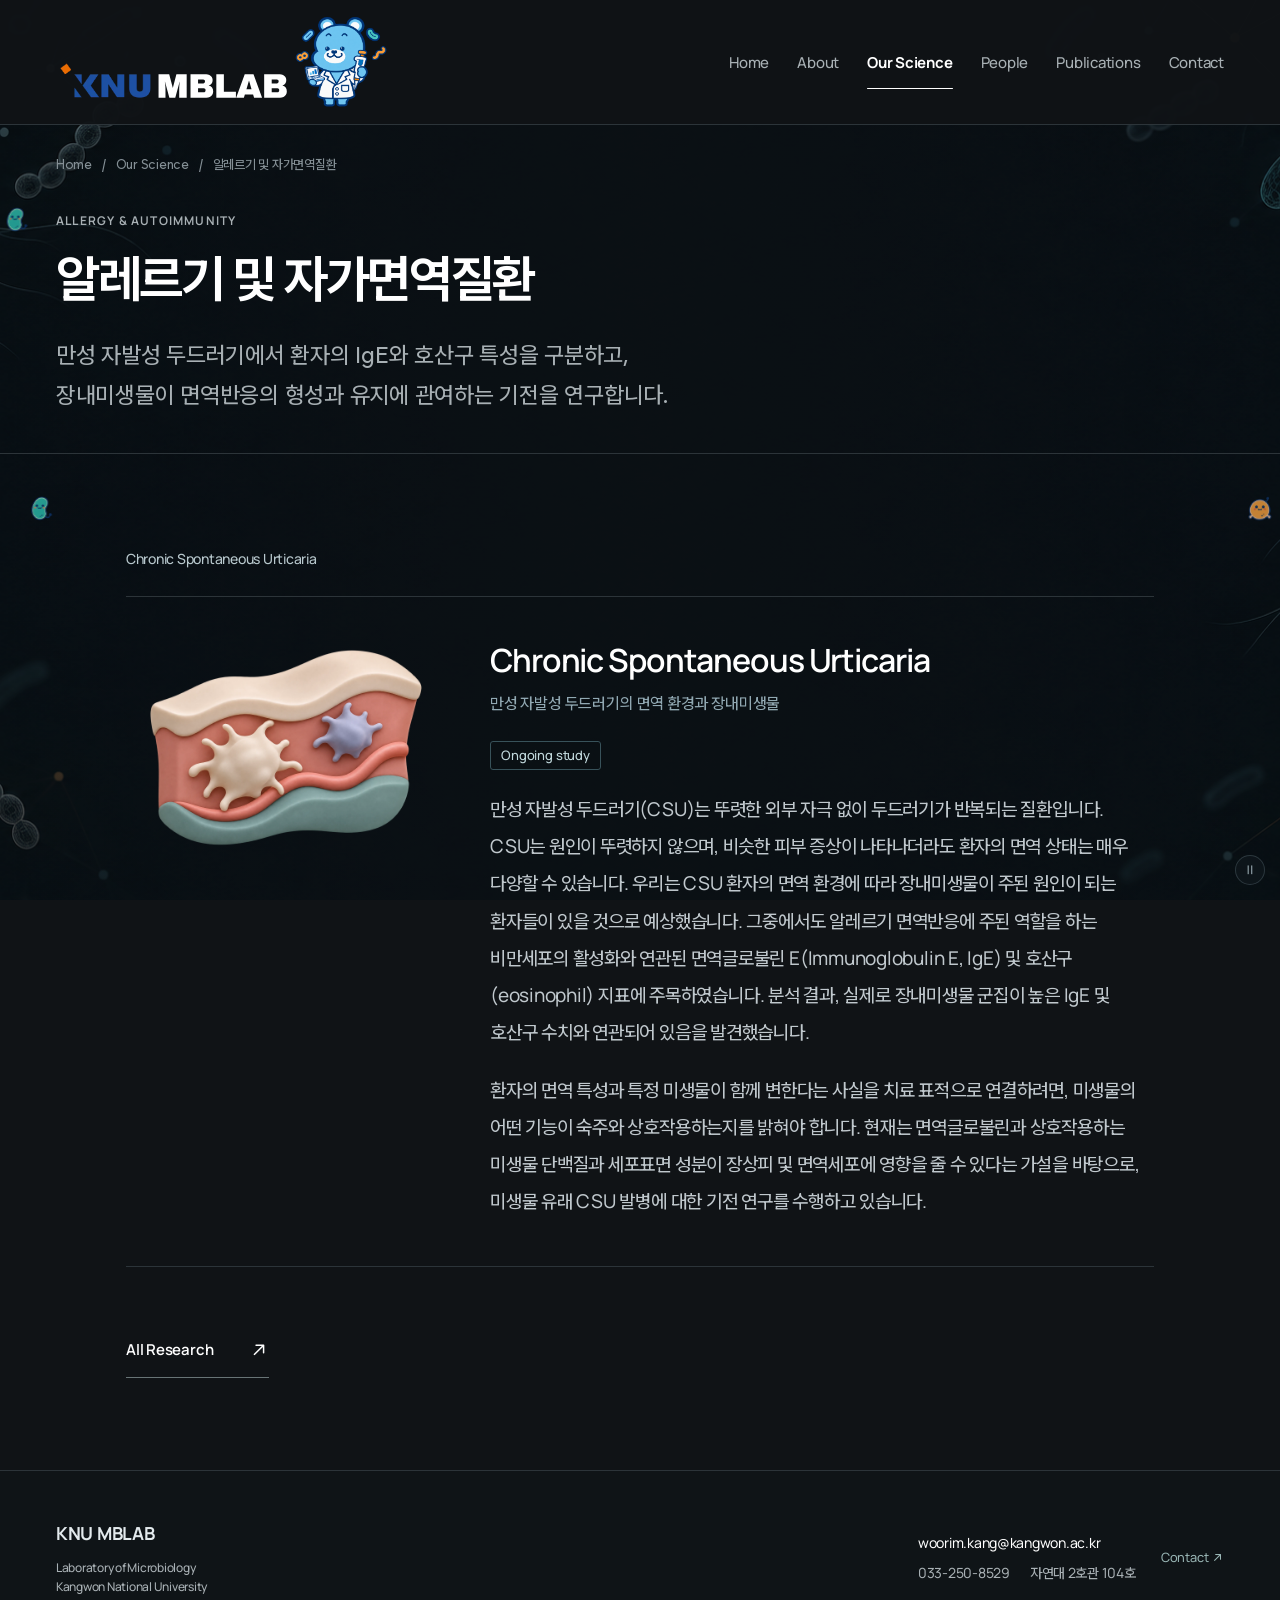
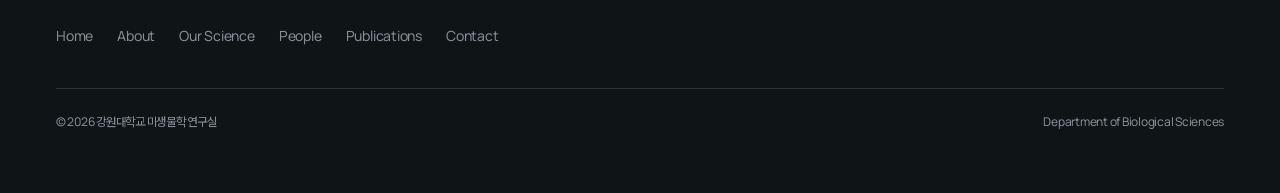
<file: research-immunity.html>
<!DOCTYPE html>

<html lang="ko"><head>
<meta charset="utf-8"/>
<meta content="width=device-width, initial-scale=1" name="viewport"/>
<title>알레르기 및 자가면역질환 | 강원대학교 미생물학 연구실</title>
<meta content="만성 자발성 두드러기에서 환자의 IgE와 호산구 특성을 구분하고, 장내미생물이 면역반응의 형성과 유지에 관여하는 기전을 연구합니다. 강원대학교 미생물학 연구실." name="description"/>
<meta content="강우림 (Woorim Kang)" name="author"/>
<meta content="dark" name="color-scheme"/>
<meta content="#101316" media="(prefers-color-scheme: light)" name="theme-color"/>
<meta content="#101316" media="(prefers-color-scheme: dark)" name="theme-color"/>
<meta content="website" property="og:type"/>
<meta content="ko_KR" property="og:locale"/>
<meta content="강원대학교 미생물학 연구실" property="og:site_name"/>
<meta content="알레르기 및 자가면역질환 | 강원대학교 미생물학 연구실" property="og:title"/>
<meta content="만성 자발성 두드러기에서 환자의 IgE와 호산구 특성을 구분하고, 장내미생물이 면역반응의 형성과 유지에 관여하는 기전을 연구합니다. 강원대학교 미생물학 연구실." property="og:description"/>
<link href="favicon.svg" rel="icon" type="image/svg+xml"/>
<link href="https://knu-microbiome.github.io/research-immunity.html" rel="canonical"/>
<link href="assets/site.css" rel="stylesheet"/><script defer="" src="assets/site.js?v=20261117-mobile-roam"></script><link href="assets/redesign.css?v=20261117-mobile-roam" rel="stylesheet"/><link as="font" crossorigin="" href="assets/fonts/WantedSansVariable.woff2" rel="preload" type="font/woff2"/>
<meta name="robots" content="index, follow"/>
<meta property="og:url" content="https://knu-microbiome.github.io/research-immunity.html"/>
<script type="application/ld+json">{"@context":"https://schema.org","@graph":[{"@type":"WebPage","@id":"https://knu-microbiome.github.io/research-immunity.html#webpage","url":"https://knu-microbiome.github.io/research-immunity.html","name":"알레르기 및 자가면역질환 | 강원대학교 미생물학 연구실","description":"만성 자발성 두드러기에서 환자의 IgE와 호산구 특성을 구분하고, 장내미생물이 면역반응의 형성과 유지에 관여하는 기전을 연구합니다. 강원대학교 미생물학 연구실.","inLanguage":"ko-KR","isPartOf":{"@id":"https://knu-microbiome.github.io/#website"},"about":{"@id":"https://knu-microbiome.github.io/#lab"}}]}</script>
</head><body data-page="research-immunity.html"><a class="skip-link" href="#main-content">본문으로 바로가기</a>
<nav aria-label="주 메뉴" class="nav" id="nav"><div class="wrap nav-inner">
<a aria-label="KNU MBLAB Home" class="brand" href="index.html"><img alt="KNU MBLAB: 노트북과 파이펫을 든 곰두리" class="brand-full-logo" height="720" src="assets/brand/knu-mblab-gomduri.svg?v=20261117-wordmark" width="2240"/></a>
<button aria-controls="site-menu" aria-expanded="false" class="menu-toggle" lang="en" type="button"><span>Menu</span><svg aria-hidden="true" fill="none" height="19" viewbox="0 0 20 20" width="19"><path d="M3 5h14M3 10h14M3 15h14" stroke="currentColor" stroke-linecap="round" stroke-width="1.5"></path></svg></button>
<div class="nav-links" id="site-menu"><a href="index.html" lang="en">Home</a>
<a href="about.html" lang="en">About</a>
<a aria-current="page" href="research.html" lang="en">Our Science</a>
<a href="people.html" lang="en">People</a>
<a href="publications.html" lang="en">Publications</a>
<a href="contact.html" lang="en">Contact</a></div></div></nav><main id="main-content"><header class="detail-heading"><div class="wrap"><nav aria-label="현재 위치" class="breadcrumb"><a href="index.html">Home</a><span lang="en">/</span><a href="research.html">Our Science</a><span lang="en">/</span><span>알레르기 및 자가면역질환</span></nav><div class="detail-intro"><div><p class="eyebrow">Allergy &amp; Autoimmunity</p><h1>알레르기 및 자가면역질환</h1><p class="detail-lead">만성 자발성 두드러기에서 환자의 IgE와 호산구 특성을 구분하고, 장내미생물이 면역반응의 형성과 유지에 관여하는 기전을 연구합니다.</p></div></div></div></header><section class="block"><div class="wrap detail-body"><div class="science-story"><nav aria-label="페이지 내 연구 주제" class="story-nav"><a href="#csu" lang="en">Chronic Spontaneous Urticaria</a></nav><section aria-labelledby="csu-title" class="story-section" id="csu"><div class="research-figure-row"><figure class="research-figure"><img alt="장내미생물과 피부 면역반응 연구 개념" class="research-art" decoding="async" height="1024" loading="eager" src="assets/research-v2/skin.webp" width="1536"/></figure><div class="research-copy" data-copy-id="csu"><span aria-hidden="true" class="legacy-anchor" id="immune-mechanisms"></span><header><h2 id="csu-title" lang="en">Chronic Spontaneous Urticaria</h2><p class="story-subtitle">만성 자발성 두드러기의 면역 환경과 장내미생물</p></header><p class="study-status" data-study-status="Ongoing study"><span class="status-label" lang="en">Ongoing study</span></p><p>만성 자발성 두드러기(CSU)는 뚜렷한 외부 자극 없이 두드러기가 반복되는 질환입니다. CSU는 원인이 뚜렷하지 않으며, 비슷한 피부 증상이 나타나더라도 환자의 면역 상태는 매우 다양할 수 있습니다. 우리는 CSU 환자의 면역 환경에 따라 장내미생물이 주된 원인이 되는 환자들이 있을 것으로 예상했습니다. 그중에서도 알레르기 면역반응에 주된 역할을 하는 비만세포의 활성화와 연관된 면역글로불린 E(Immunoglobulin E, IgE) 및 호산구(eosinophil) 지표에 주목하였습니다. 분석 결과, 실제로 장내미생물 군집이 높은 IgE 및 호산구 수치와 연관되어 있음을 발견했습니다.</p><p>환자의 면역 특성과 특정 미생물이 함께 변한다는 사실을 치료 표적으로 연결하려면, 미생물의 어떤 기능이 숙주와 상호작용하는지를 밝혀야 합니다. 현재는 면역글로불린과 상호작용하는 미생물 단백질과 세포표면 성분이 장상피 및 면역세포에 영향을 줄 수 있다는 가설을 바탕으로, 미생물 유래 CSU 발병에 대한 기전 연구를 수행하고 있습니다.</p></div></div></section></div><div class="page-actions"><a class="text-action" href="research.html" lang="en">All Research <span aria-hidden="true">↗</span></a></div></div></section></main><footer id="site-footer"><div class="wrap"><div class="footer-main">
<div class="foot-brand"><span class="footer-lab-name" lang="en">KNU MBLAB</span><span class="en" lang="en">Laboratory of Microbiology<br/>Kangwon National University</span></div>
<div class="footer-contact"><a href="mailto:woorim.kang@kangwon.ac.kr">woorim.kang@kangwon.ac.kr</a><span><span>033-250-8529</span><span>자연대 2호관 104호</span></span></div>
<a class="footer-contact-link" href="contact.html" lang="en">Contact <span aria-hidden="true">↗</span></a>
</div><nav aria-label="하단 메뉴" class="footer-links"><a href="index.html" lang="en">Home</a><a href="about.html" lang="en">About</a><a href="research.html" lang="en">Our Science</a><a href="people.html" lang="en">People</a><a href="publications.html" lang="en">Publications</a><a href="contact.html" lang="en">Contact</a></nav>
<div class="foot-bottom"><span>© 2026 강원대학교 미생물학 연구실</span><span>Department of Biological Sciences</span><img alt="" aria-hidden="true" class="microbe-peek footer-peek" height="1254" loading="eager" src="assets/mascots/microbe-orange.webp" width="1254"/></div></div></footer></body></html>
</file>
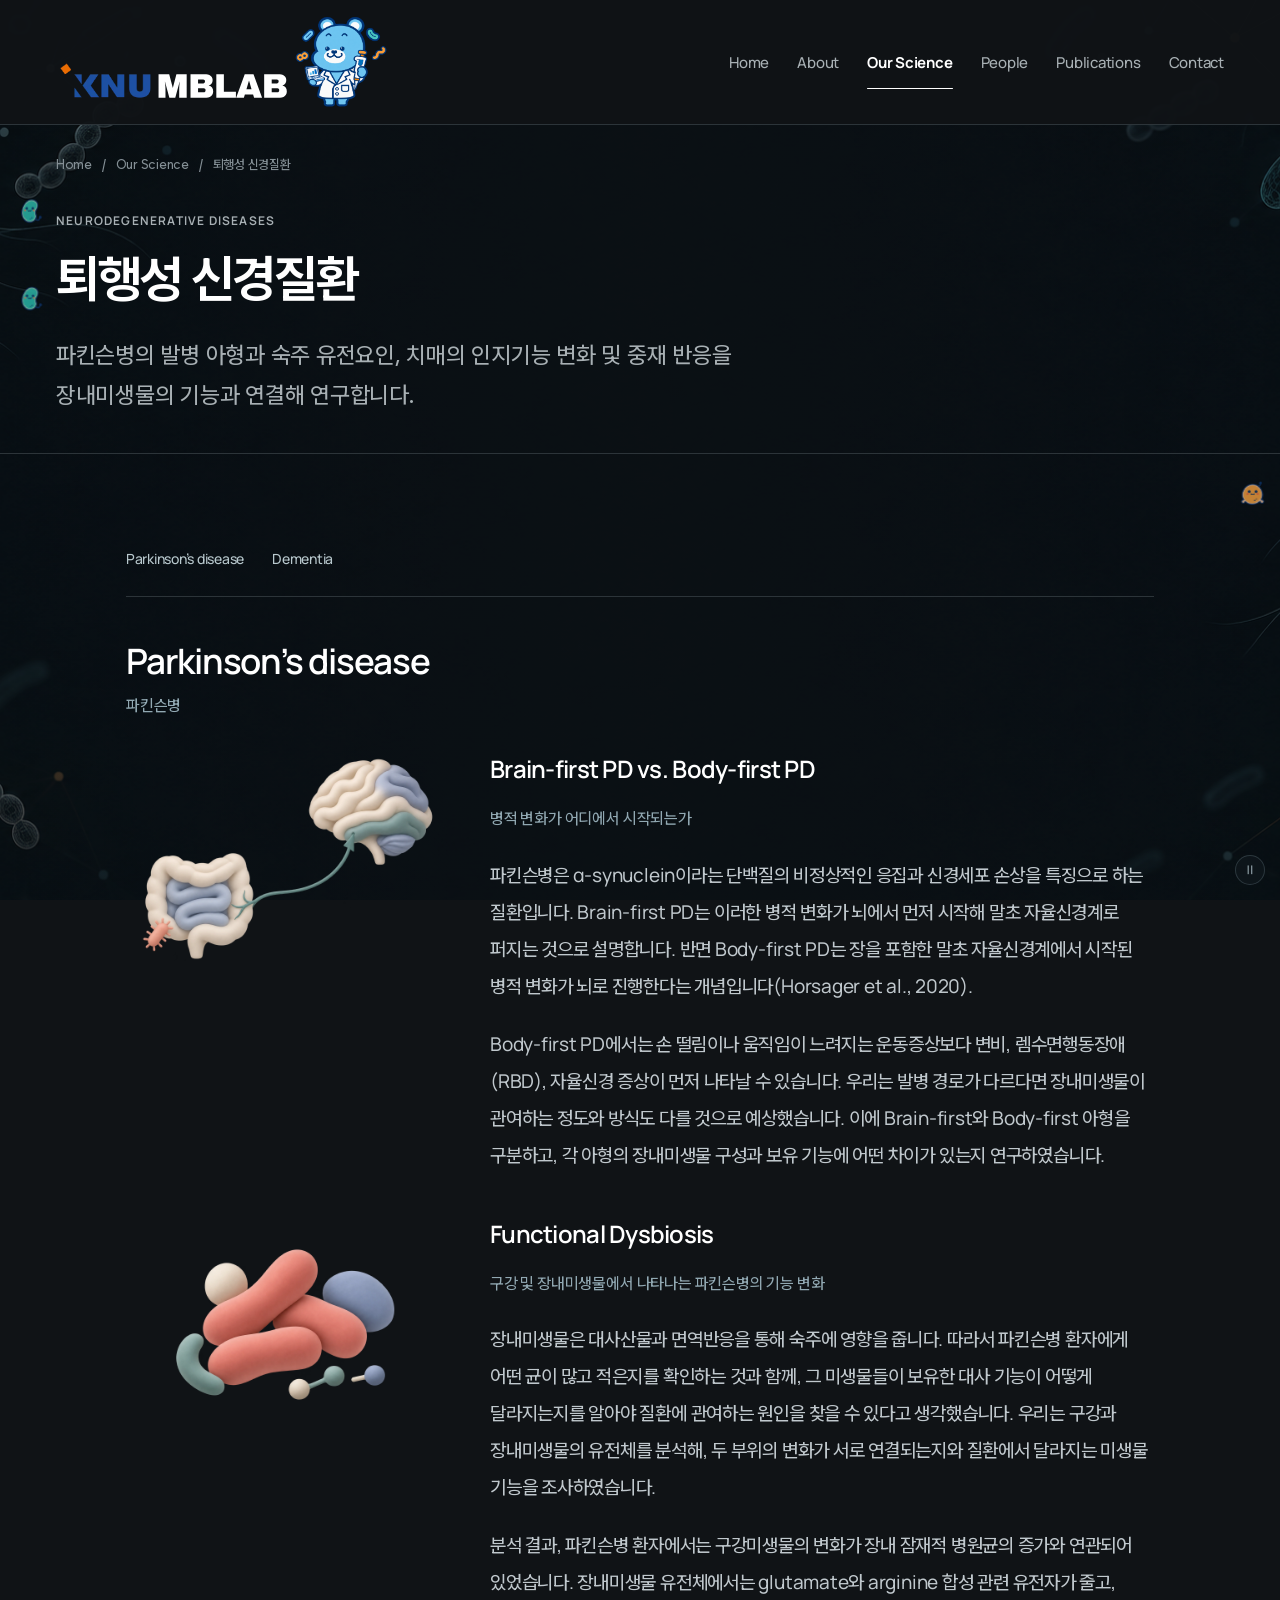
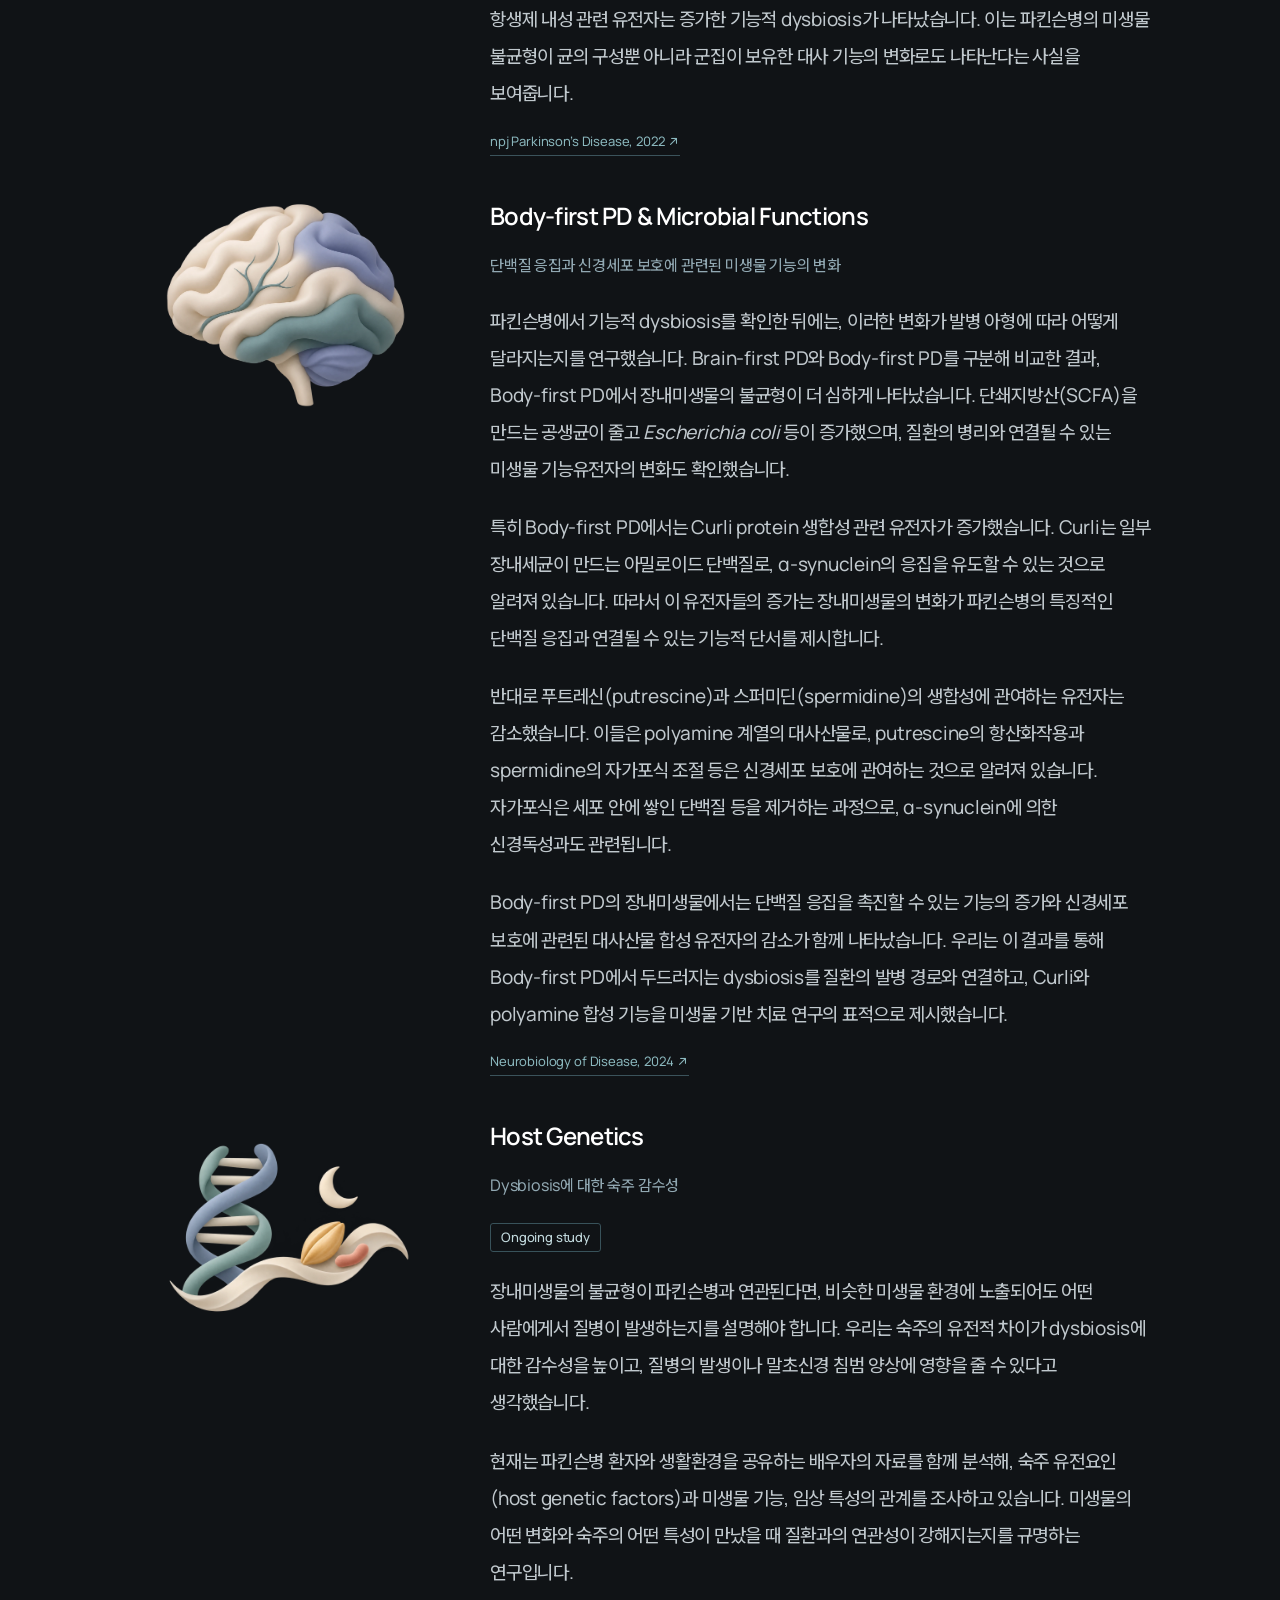
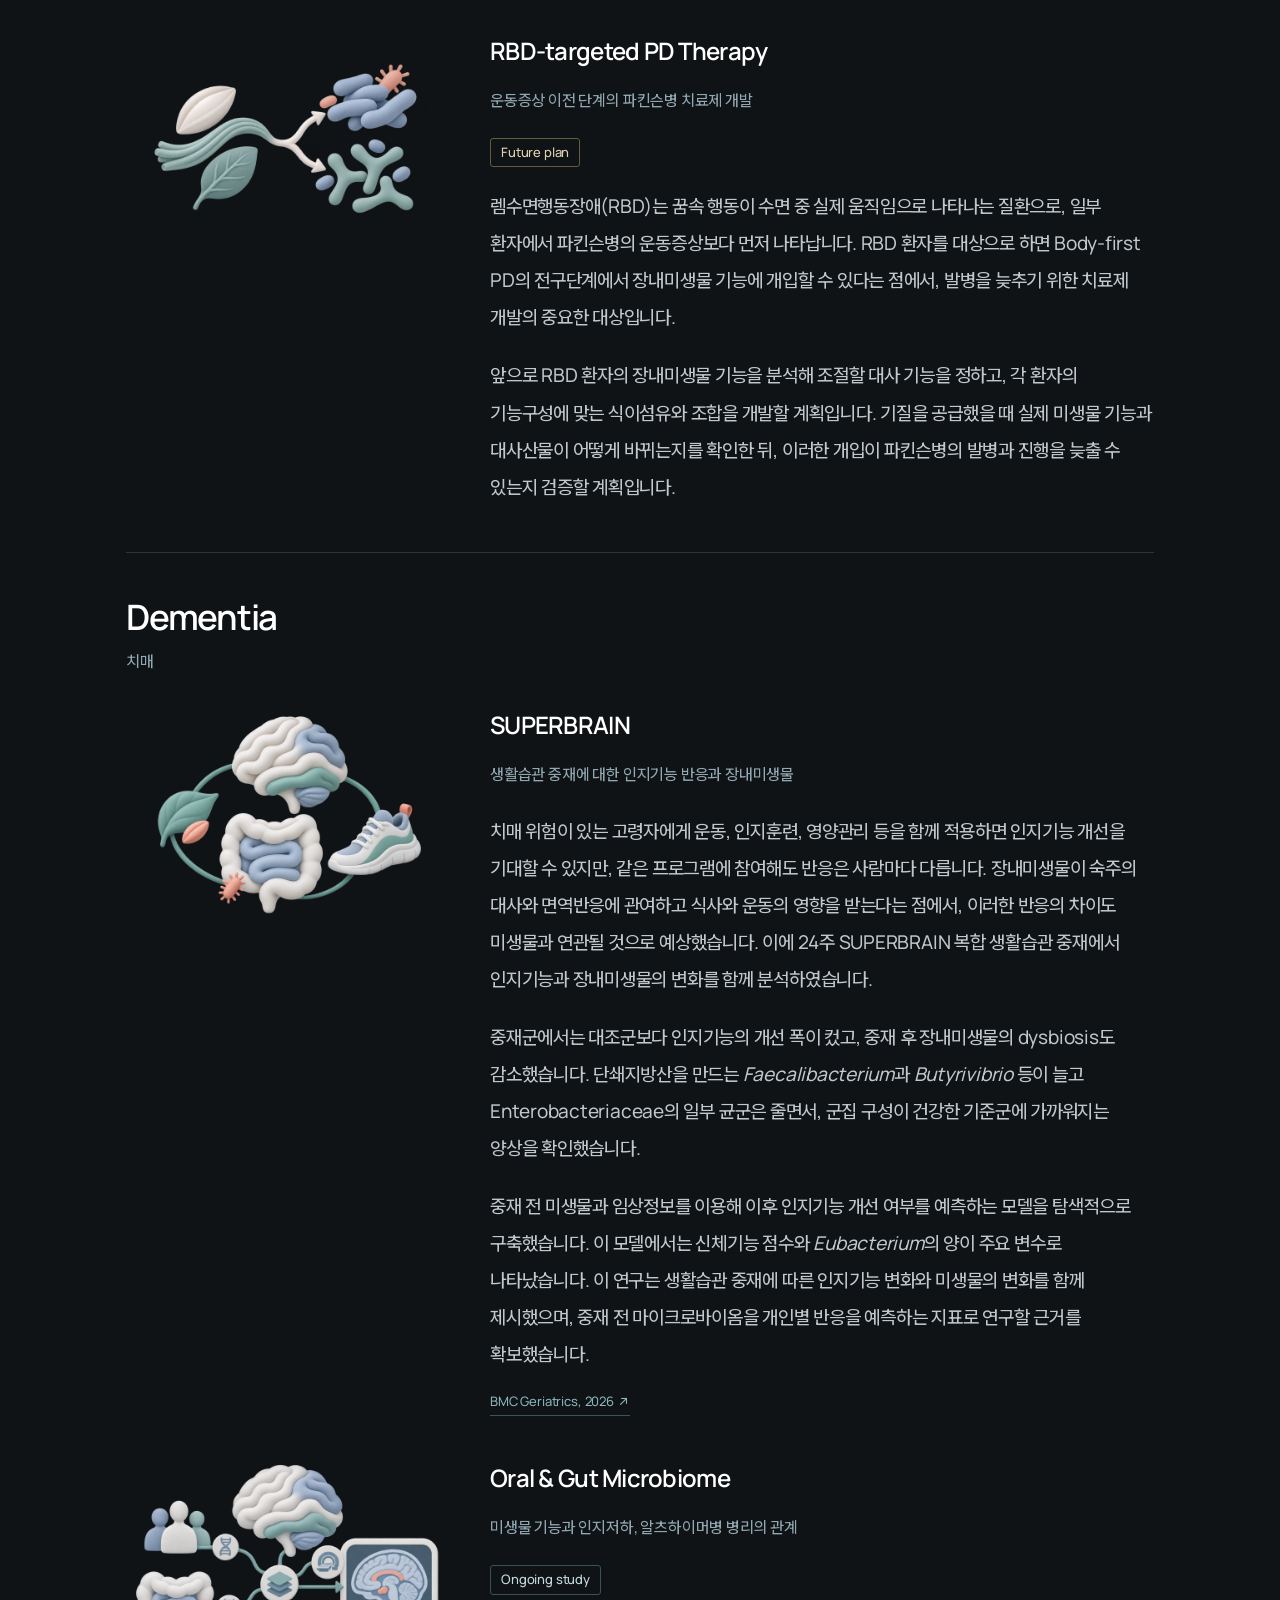
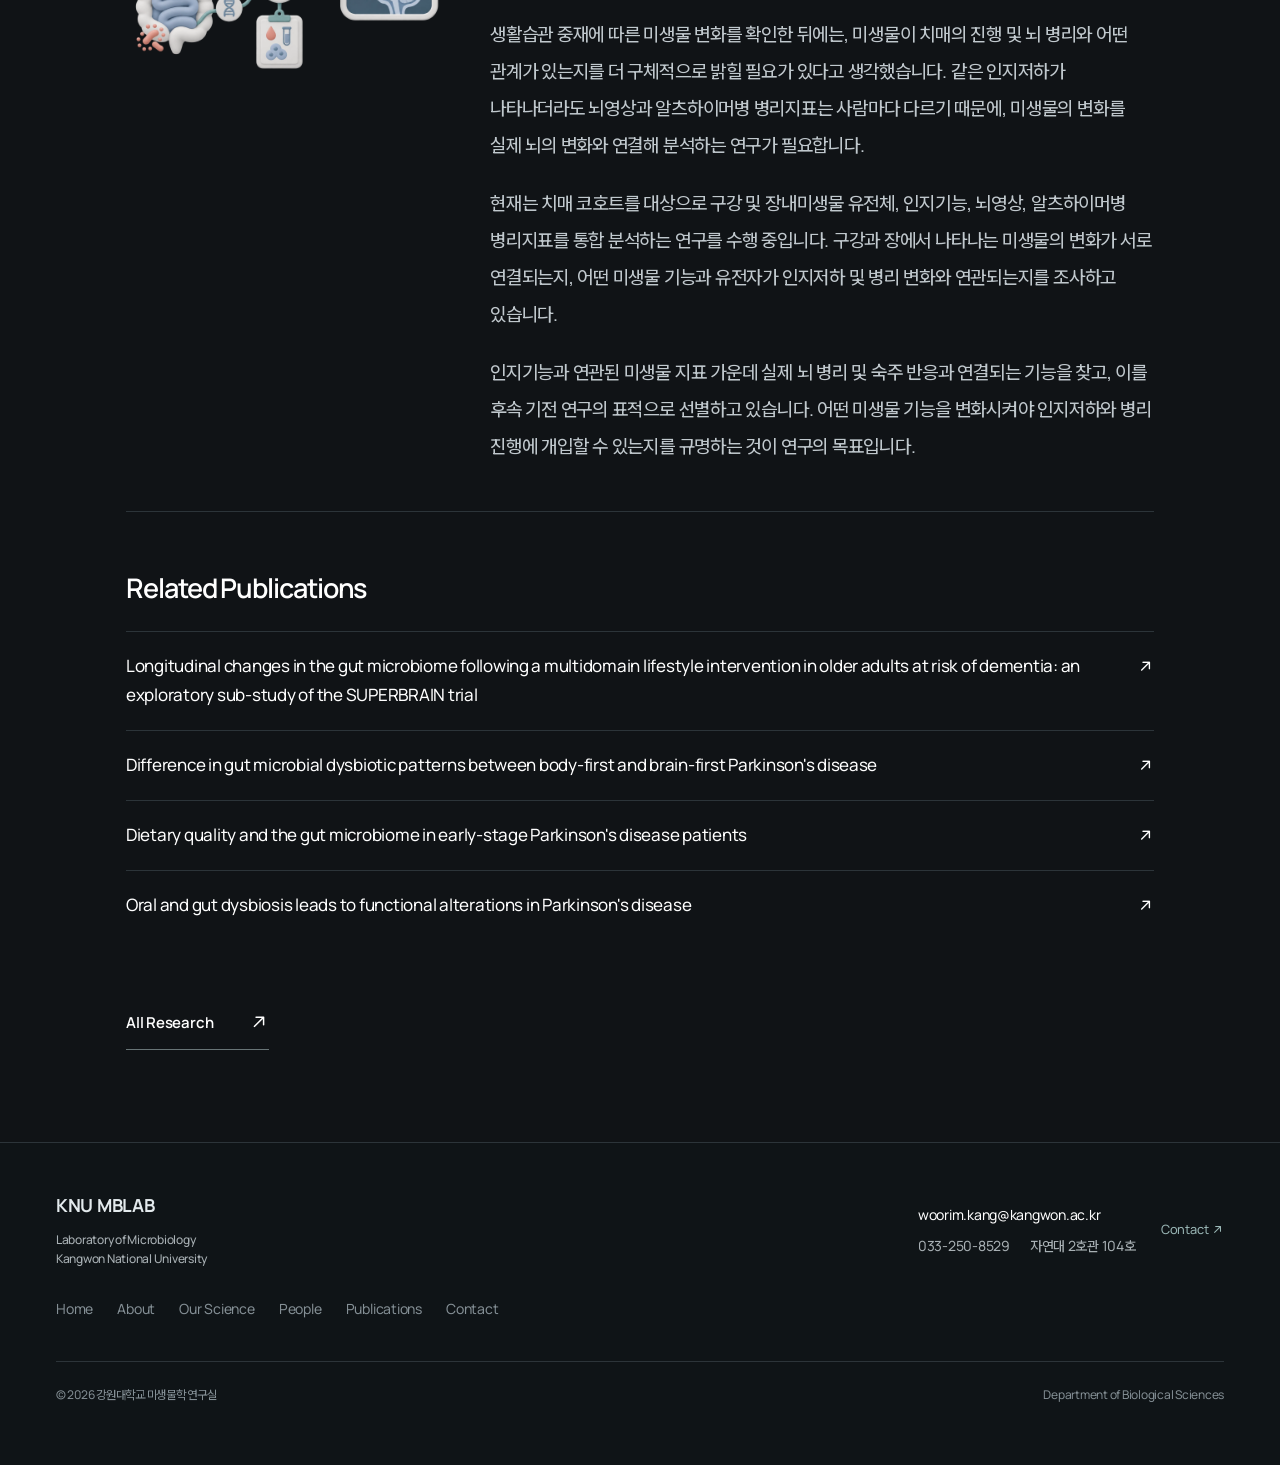
<file: research-neuro.html>
<!DOCTYPE html>

<html lang="ko"><head>
<meta charset="utf-8"/>
<meta content="width=device-width, initial-scale=1" name="viewport"/>
<title>파킨슨병과 치매 | 강원대학교 미생물학 연구실</title>
<meta content="파킨슨병의 발병 아형과 숙주 유전요인, 치매의 인지기능 변화 및 중재 반응을 장내미생물의 기능과 연결해 연구합니다. 강원대학교 미생물학 연구실." name="description"/>
<meta content="강우림 (Woorim Kang)" name="author"/>
<meta content="dark" name="color-scheme"/>
<meta content="#101316" media="(prefers-color-scheme: light)" name="theme-color"/>
<meta content="#101316" media="(prefers-color-scheme: dark)" name="theme-color"/>
<meta content="website" property="og:type"/>
<meta content="ko_KR" property="og:locale"/>
<meta content="강원대학교 미생물학 연구실" property="og:site_name"/>
<meta content="파킨슨병과 치매 | 강원대학교 미생물학 연구실" property="og:title"/>
<meta content="파킨슨병의 발병 아형과 숙주 유전요인, 치매의 인지기능 변화 및 중재 반응을 장내미생물의 기능과 연결해 연구합니다. 강원대학교 미생물학 연구실." property="og:description"/>
<link href="favicon.svg" rel="icon" type="image/svg+xml"/>
<link href="https://knu-microbiome.github.io/research-neuro.html" rel="canonical"/>
<link href="assets/site.css" rel="stylesheet"/><script defer="" src="assets/site.js?v=20261117-mobile-roam"></script><link href="assets/redesign.css?v=20261117-mobile-roam" rel="stylesheet"/><link as="font" crossorigin="" href="assets/fonts/WantedSansVariable.woff2" rel="preload" type="font/woff2"/>
<meta name="robots" content="index, follow"/>
<meta property="og:url" content="https://knu-microbiome.github.io/research-neuro.html"/>
<script type="application/ld+json">{"@context":"https://schema.org","@graph":[{"@type":"WebPage","@id":"https://knu-microbiome.github.io/research-neuro.html#webpage","url":"https://knu-microbiome.github.io/research-neuro.html","name":"파킨슨병과 치매 | 강원대학교 미생물학 연구실","description":"파킨슨병의 발병 아형과 숙주 유전요인, 치매의 인지기능 변화 및 중재 반응을 장내미생물의 기능과 연결해 연구합니다. 강원대학교 미생물학 연구실.","inLanguage":"ko-KR","isPartOf":{"@id":"https://knu-microbiome.github.io/#website"},"about":{"@id":"https://knu-microbiome.github.io/#lab"}}]}</script>
</head><body data-page="research-neuro.html"><a class="skip-link" href="#main-content">본문으로 바로가기</a>
<nav aria-label="주 메뉴" class="nav" id="nav"><div class="wrap nav-inner">
<a aria-label="KNU MBLAB Home" class="brand" href="index.html"><img alt="KNU MBLAB: 노트북과 파이펫을 든 곰두리" class="brand-full-logo" height="720" src="assets/brand/knu-mblab-gomduri.svg?v=20261117-wordmark" width="2240"/></a>
<button aria-controls="site-menu" aria-expanded="false" class="menu-toggle" lang="en" type="button"><span>Menu</span><svg aria-hidden="true" fill="none" height="19" viewbox="0 0 20 20" width="19"><path d="M3 5h14M3 10h14M3 15h14" stroke="currentColor" stroke-linecap="round" stroke-width="1.5"></path></svg></button>
<div class="nav-links" id="site-menu"><a href="index.html" lang="en">Home</a>
<a href="about.html" lang="en">About</a>
<a aria-current="page" href="research.html" lang="en">Our Science</a>
<a href="people.html" lang="en">People</a>
<a href="publications.html" lang="en">Publications</a>
<a href="contact.html" lang="en">Contact</a></div></div></nav><main id="main-content"><header class="detail-heading"><div class="wrap"><nav aria-label="현재 위치" class="breadcrumb"><a href="index.html">Home</a><span lang="en">/</span><a href="research.html">Our Science</a><span lang="en">/</span><span>퇴행성 신경질환</span></nav><div class="detail-intro"><div><p class="eyebrow">Neurodegenerative Diseases</p><h1>퇴행성 신경질환</h1><p class="detail-lead">파킨슨병의 발병 아형과 숙주 유전요인, 치매의 인지기능 변화 및 중재 반응을 장내미생물의 기능과 연결해 연구합니다.</p></div></div></div></header><section class="block"><div class="wrap detail-body"><div class="science-story"><nav aria-label="페이지 내 연구 주제" class="story-nav"><a href="#parkinsons-disease" lang="en">Parkinson’s disease</a><a href="#dementia" lang="en">Dementia</a></nav><section aria-labelledby="parkinsons-disease-title" class="story-section" id="parkinsons-disease"><header><h2 id="parkinsons-disease-title" lang="en">Parkinson’s disease</h2><p class="story-subtitle">파킨슨병</p></header><div class="pd-topic" id="body-first-pd"><div class="research-figure-row"><figure class="research-figure"><img alt="장과 뇌를 잇는 경로로 표현한 파킨슨병 발병 아형 개념" class="research-art" decoding="async" height="1024" loading="eager" src="assets/research-neuro/body-first-pd.webp" width="1536"/></figure><div class="research-copy" data-copy-id="body-first-pd"><header><h3 id="body-first-pd-title" lang="en">Brain-first PD vs. Body-first PD</h3><p class="story-subtitle">병적 변화가 어디에서 시작되는가</p></header><p>파킨슨병은 α-synuclein이라는 단백질의 비정상적인 응집과 신경세포 손상을 특징으로 하는 질환입니다. Brain-first PD는 이러한 병적 변화가 뇌에서 먼저 시작해 말초 자율신경계로 퍼지는 것으로 설명합니다. 반면 Body-first PD는 장을 포함한 말초 자율신경계에서 시작된 병적 변화가 뇌로 진행한다는 개념입니다(Horsager et al., 2020).</p><p>Body-first PD에서는 손 떨림이나 움직임이 느려지는 운동증상보다 변비, 렘수면행동장애(RBD), 자율신경 증상이 먼저 나타날 수 있습니다. 우리는 발병 경로가 다르다면 장내미생물이 관여하는 정도와 방식도 다를 것으로 예상했습니다. 이에 Brain-first와 Body-first 아형을 구분하고, 각 아형의 장내미생물 구성과 보유 기능에 어떤 차이가 있는지 연구하였습니다.</p></div></div></div><div class="pd-topic" id="functional-dysbiosis"><div class="research-figure-row"><figure class="research-figure"><img alt="구강 및 장내미생물의 구성과 기능 변화 개념" class="research-art" decoding="async" height="1024" loading="eager" src="assets/research-neuro/functional-dysbiosis.webp" width="1536"/></figure><div class="research-copy" data-copy-id="functional-dysbiosis"><header><h3 id="functional-dysbiosis-title" lang="en">Functional Dysbiosis</h3><p class="story-subtitle">구강 및 장내미생물에서 나타나는 파킨슨병의 기능 변화</p></header><p>장내미생물은 대사산물과 면역반응을 통해 숙주에 영향을 줍니다. 따라서 파킨슨병 환자에게 어떤 균이 많고 적은지를 확인하는 것과 함께, 그 미생물들이 보유한 대사 기능이 어떻게 달라지는지를 알아야 질환에 관여하는 원인을 찾을 수 있다고 생각했습니다. 우리는 구강과 장내미생물의 유전체를 분석해, 두 부위의 변화가 서로 연결되는지와 질환에서 달라지는 미생물 기능을 조사하였습니다.</p><p>분석 결과, 파킨슨병 환자에서는 구강미생물의 변화가 장내 잠재적 병원균의 증가와 연관되어 있었습니다. 장내미생물 유전체에서는 glutamate와 arginine 합성 관련 유전자가 줄고, 항생제 내성 관련 유전자는 증가한 기능적 dysbiosis가 나타났습니다. 이는 파킨슨병의 미생물 불균형이 균의 구성뿐 아니라 군집이 보유한 대사 기능의 변화로도 나타난다는 사실을 보여줍니다.</p><p class="study-citations"><a class="lab-publication-link" href="https://doi.org/10.1038/s41531-022-00351-6" rel="noopener noreferrer" target="_blank">npj Parkinson’s Disease, 2022 ↗</a></p></div></div></div><div class="pd-topic" id="body-first-dysbiosis"><div class="research-figure-row"><figure class="research-figure"><img alt="파킨슨병의 신경세포와 미생물 기능 연구 개념" class="research-art" decoding="async" height="1024" loading="eager" src="assets/research-v2/brain.webp" width="1536"/></figure><div class="research-copy" data-copy-id="body-first-dysbiosis"><header><h3 id="body-first-dysbiosis-title" lang="en">Body-first PD &amp; Microbial Functions</h3><p class="story-subtitle">단백질 응집과 신경세포 보호에 관련된 미생물 기능의 변화</p></header><p>파킨슨병에서 기능적 dysbiosis를 확인한 뒤에는, 이러한 변화가 발병 아형에 따라 어떻게 달라지는지를 연구했습니다. Brain-first PD와 Body-first PD를 구분해 비교한 결과, Body-first PD에서 장내미생물의 불균형이 더 심하게 나타났습니다. 단쇄지방산(SCFA)을 만드는 공생균이 줄고 <i>Escherichia coli</i> 등이 증가했으며, 질환의 병리와 연결될 수 있는 미생물 기능유전자의 변화도 확인했습니다.</p><p>특히 Body-first PD에서는 Curli protein 생합성 관련 유전자가 증가했습니다. Curli는 일부 장내세균이 만드는 아밀로이드 단백질로, α-synuclein의 응집을 유도할 수 있는 것으로 알려져 있습니다. 따라서 이 유전자들의 증가는 장내미생물의 변화가 파킨슨병의 특징적인 단백질 응집과 연결될 수 있는 기능적 단서를 제시합니다.</p><p>반대로 푸트레신(putrescine)과 스퍼미딘(spermidine)의 생합성에 관여하는 유전자는 감소했습니다. 이들은 polyamine 계열의 대사산물로, putrescine의 항산화작용과 spermidine의 자가포식 조절 등은 신경세포 보호에 관여하는 것으로 알려져 있습니다. 자가포식은 세포 안에 쌓인 단백질 등을 제거하는 과정으로, α-synuclein에 의한 신경독성과도 관련됩니다.</p><p>Body-first PD의 장내미생물에서는 단백질 응집을 촉진할 수 있는 기능의 증가와 신경세포 보호에 관련된 대사산물 합성 유전자의 감소가 함께 나타났습니다. 우리는 이 결과를 통해 Body-first PD에서 두드러지는 dysbiosis를 질환의 발병 경로와 연결하고, Curli와 polyamine 합성 기능을 미생물 기반 치료 연구의 표적으로 제시했습니다.</p><p class="study-citations"><a class="lab-publication-link" href="https://doi.org/10.1016/j.nbd.2024.106655" rel="noopener noreferrer" target="_blank">Neurobiology of Disease, 2024 ↗</a></p></div></div></div><div class="pd-topic" id="host-genetics"><div class="research-figure-row"><figure class="research-figure"><img alt="숙주 유전요인과 장내미생물 감수성 연구 개념" class="research-art" decoding="async" height="1024" loading="eager" src="assets/research-neuro/host-genetics-rbd.webp" width="1536"/></figure><div class="research-copy" data-copy-id="host-genetics"><span aria-hidden="true" class="legacy-anchor" id="host-genetics-rbd"></span><header><h3 id="host-genetics-title" lang="en">Host Genetics</h3><p class="story-subtitle">Dysbiosis에 대한 숙주 감수성</p></header><p class="study-status" data-study-status="Ongoing study"><span class="status-label" lang="en">Ongoing study</span></p><p>장내미생물의 불균형이 파킨슨병과 연관된다면, 비슷한 미생물 환경에 노출되어도 어떤 사람에게서 질병이 발생하는지를 설명해야 합니다. 우리는 숙주의 유전적 차이가 dysbiosis에 대한 감수성을 높이고, 질병의 발생이나 말초신경 침범 양상에 영향을 줄 수 있다고 생각했습니다.</p><p>현재는 파킨슨병 환자와 생활환경을 공유하는 배우자의 자료를 함께 분석해, 숙주 유전요인(host genetic factors)과 미생물 기능, 임상 특성의 관계를 조사하고 있습니다. 미생물의 어떤 변화와 숙주의 어떤 특성이 만났을 때 질환과의 연관성이 강해지는지를 규명하는 연구입니다.</p></div></div></div><div class="pd-topic" id="rbd-intervention"><div class="research-figure-row"><figure class="research-figure"><img alt="개인별 미생물 기능에 맞는 기질과 조합의 선택 개념" class="research-art" decoding="async" height="1024" loading="eager" src="assets/research-stories/fiber-selection.webp" width="1536"/></figure><div class="research-copy" data-copy-id="rbd-intervention"><header><h3 id="rbd-intervention-title" lang="en">RBD-targeted PD Therapy</h3><p class="story-subtitle">운동증상 이전 단계의 파킨슨병 치료제 개발</p></header><p class="study-status" data-study-status="Future plan"><span class="status-label" lang="en">Future plan</span></p><p>렘수면행동장애(RBD)는 꿈속 행동이 수면 중 실제 움직임으로 나타나는 질환으로, 일부 환자에서 파킨슨병의 운동증상보다 먼저 나타납니다. RBD 환자를 대상으로 하면 Body-first PD의 전구단계에서 장내미생물 기능에 개입할 수 있다는 점에서, 발병을 늦추기 위한 치료제 개발의 중요한 대상입니다.</p><p>앞으로 RBD 환자의 장내미생물 기능을 분석해 조절할 대사 기능을 정하고, 각 환자의 기능구성에 맞는 식이섬유와 조합을 개발할 계획입니다. 기질을 공급했을 때 실제 미생물 기능과 대사산물이 어떻게 바뀌는지를 확인한 뒤, 이러한 개입이 파킨슨병의 발병과 진행을 늦출 수 있는지 검증할 계획입니다.</p></div></div></div></section><section aria-labelledby="dementia-title" class="story-section" id="dementia"><header><h2 id="dementia-title" lang="en">Dementia</h2><p class="story-subtitle">치매</p></header><div class="dementia-topic" id="superbrain"><div class="research-figure-row"><figure class="research-figure"><img alt="운동과 영양, 뇌와 장내미생물을 표현한 복합 생활습관 중재 개념" class="research-art" decoding="async" height="1024" loading="eager" src="assets/research-stories/dementia-intervention.webp" width="1536"/></figure><div class="research-copy" data-copy-id="superbrain"><header><h3 id="superbrain-title" lang="en">SUPERBRAIN</h3><p class="story-subtitle">생활습관 중재에 대한 인지기능 반응과 장내미생물</p></header><p>치매 위험이 있는 고령자에게 운동, 인지훈련, 영양관리 등을 함께 적용하면 인지기능 개선을 기대할 수 있지만, 같은 프로그램에 참여해도 반응은 사람마다 다릅니다. 장내미생물이 숙주의 대사와 면역반응에 관여하고 식사와 운동의 영향을 받는다는 점에서, 이러한 반응의 차이도 미생물과 연관될 것으로 예상했습니다. 이에 24주 SUPERBRAIN 복합 생활습관 중재에서 인지기능과 장내미생물의 변화를 함께 분석하였습니다.</p><p>중재군에서는 대조군보다 인지기능의 개선 폭이 컸고, 중재 후 장내미생물의 dysbiosis도 감소했습니다. 단쇄지방산을 만드는 <i>Faecalibacterium</i>과 <i>Butyrivibrio</i> 등이 늘고 Enterobacteriaceae의 일부 균군은 줄면서, 군집 구성이 건강한 기준군에 가까워지는 양상을 확인했습니다.</p><p>중재 전 미생물과 임상정보를 이용해 이후 인지기능 개선 여부를 예측하는 모델을 탐색적으로 구축했습니다. 이 모델에서는 신체기능 점수와 <i>Eubacterium</i>의 양이 주요 변수로 나타났습니다. 이 연구는 생활습관 중재에 따른 인지기능 변화와 미생물의 변화를 함께 제시했으며, 중재 전 마이크로바이옴을 개인별 반응을 예측하는 지표로 연구할 근거를 확보했습니다.</p><p class="study-citations"><a class="lab-publication-link" href="https://doi.org/10.1186/s12877-026-08421-7" rel="noopener noreferrer" target="_blank">BMC Geriatrics, 2026 ↗</a></p></div></div></div><div class="dementia-topic" id="dementia-cohort"><div class="research-figure-row"><figure class="research-figure"><img alt="치매 코호트의 미생물 유전체와 뇌영상 및 임상정보 통합 연구 개념" class="research-art" decoding="async" height="1024" loading="eager" src="assets/research-stories/dementia-cohort.webp" width="1536"/></figure><div class="research-copy" data-copy-id="dementia-cohort"><header><h3 id="dementia-cohort-title" lang="en">Oral &amp; Gut Microbiome</h3><p class="story-subtitle">미생물 기능과 인지저하, 알츠하이머병 병리의 관계</p></header><p class="study-status" data-study-status="Ongoing study"><span class="status-label" lang="en">Ongoing study</span></p><p>생활습관 중재에 따른 미생물 변화를 확인한 뒤에는, 미생물이 치매의 진행 및 뇌 병리와 어떤 관계가 있는지를 더 구체적으로 밝힐 필요가 있다고 생각했습니다. 같은 인지저하가 나타나더라도 뇌영상과 알츠하이머병 병리지표는 사람마다 다르기 때문에, 미생물의 변화를 실제 뇌의 변화와 연결해 분석하는 연구가 필요합니다.</p><p>현재는 치매 코호트를 대상으로 구강 및 장내미생물 유전체, 인지기능, 뇌영상, 알츠하이머병 병리지표를 통합 분석하는 연구를 수행 중입니다. 구강과 장에서 나타나는 미생물의 변화가 서로 연결되는지, 어떤 미생물 기능과 유전자가 인지저하 및 병리 변화와 연관되는지를 조사하고 있습니다.</p><p>인지기능과 연관된 미생물 지표 가운데 실제 뇌 병리 및 숙주 반응과 연결되는 기능을 찾고, 이를 후속 기전 연구의 표적으로 선별하고 있습니다. 어떤 미생물 기능을 변화시켜야 인지저하와 병리 진행에 개입할 수 있는지를 규명하는 것이 연구의 목표입니다.</p></div></div></div></section></div><section class="related-papers"><h2 lang="en">Related Publications</h2><a href="publications.html#publication-37"><span>Longitudinal changes in the gut microbiome following a multidomain lifestyle intervention in older adults at risk of dementia: an exploratory sub-study of the SUPERBRAIN trial</span><span aria-hidden="true">↗</span></a><a href="publications.html#publication-4"><span>Difference in gut microbial dysbiotic patterns between body-first and brain-first Parkinson's disease</span><span aria-hidden="true">↗</span></a><a href="publications.html#publication-8"><span>Dietary quality and the gut microbiome in early-stage Parkinson's disease patients</span><span aria-hidden="true">↗</span></a><a href="publications.html#publication-5"><span>Oral and gut dysbiosis leads to functional alterations in Parkinson's disease</span><span aria-hidden="true">↗</span></a></section><div class="page-actions"><a class="text-action" href="research.html" lang="en">All Research <span aria-hidden="true">↗</span></a></div></div></section></main><footer id="site-footer"><div class="wrap"><div class="footer-main">
<div class="foot-brand"><span class="footer-lab-name" lang="en">KNU MBLAB</span><span class="en" lang="en">Laboratory of Microbiology<br/>Kangwon National University</span></div>
<div class="footer-contact"><a href="mailto:woorim.kang@kangwon.ac.kr">woorim.kang@kangwon.ac.kr</a><span><span>033-250-8529</span><span>자연대 2호관 104호</span></span></div>
<a class="footer-contact-link" href="contact.html" lang="en">Contact <span aria-hidden="true">↗</span></a>
</div><nav aria-label="하단 메뉴" class="footer-links"><a href="index.html" lang="en">Home</a><a href="about.html" lang="en">About</a><a href="research.html" lang="en">Our Science</a><a href="people.html" lang="en">People</a><a href="publications.html" lang="en">Publications</a><a href="contact.html" lang="en">Contact</a></nav>
<div class="foot-bottom"><span>© 2026 강원대학교 미생물학 연구실</span><span>Department of Biological Sciences</span><img alt="" aria-hidden="true" class="microbe-peek footer-peek" height="1254" loading="eager" src="assets/mascots/microbe-orange.webp" width="1254"/></div></div></footer></body></html>
</file>
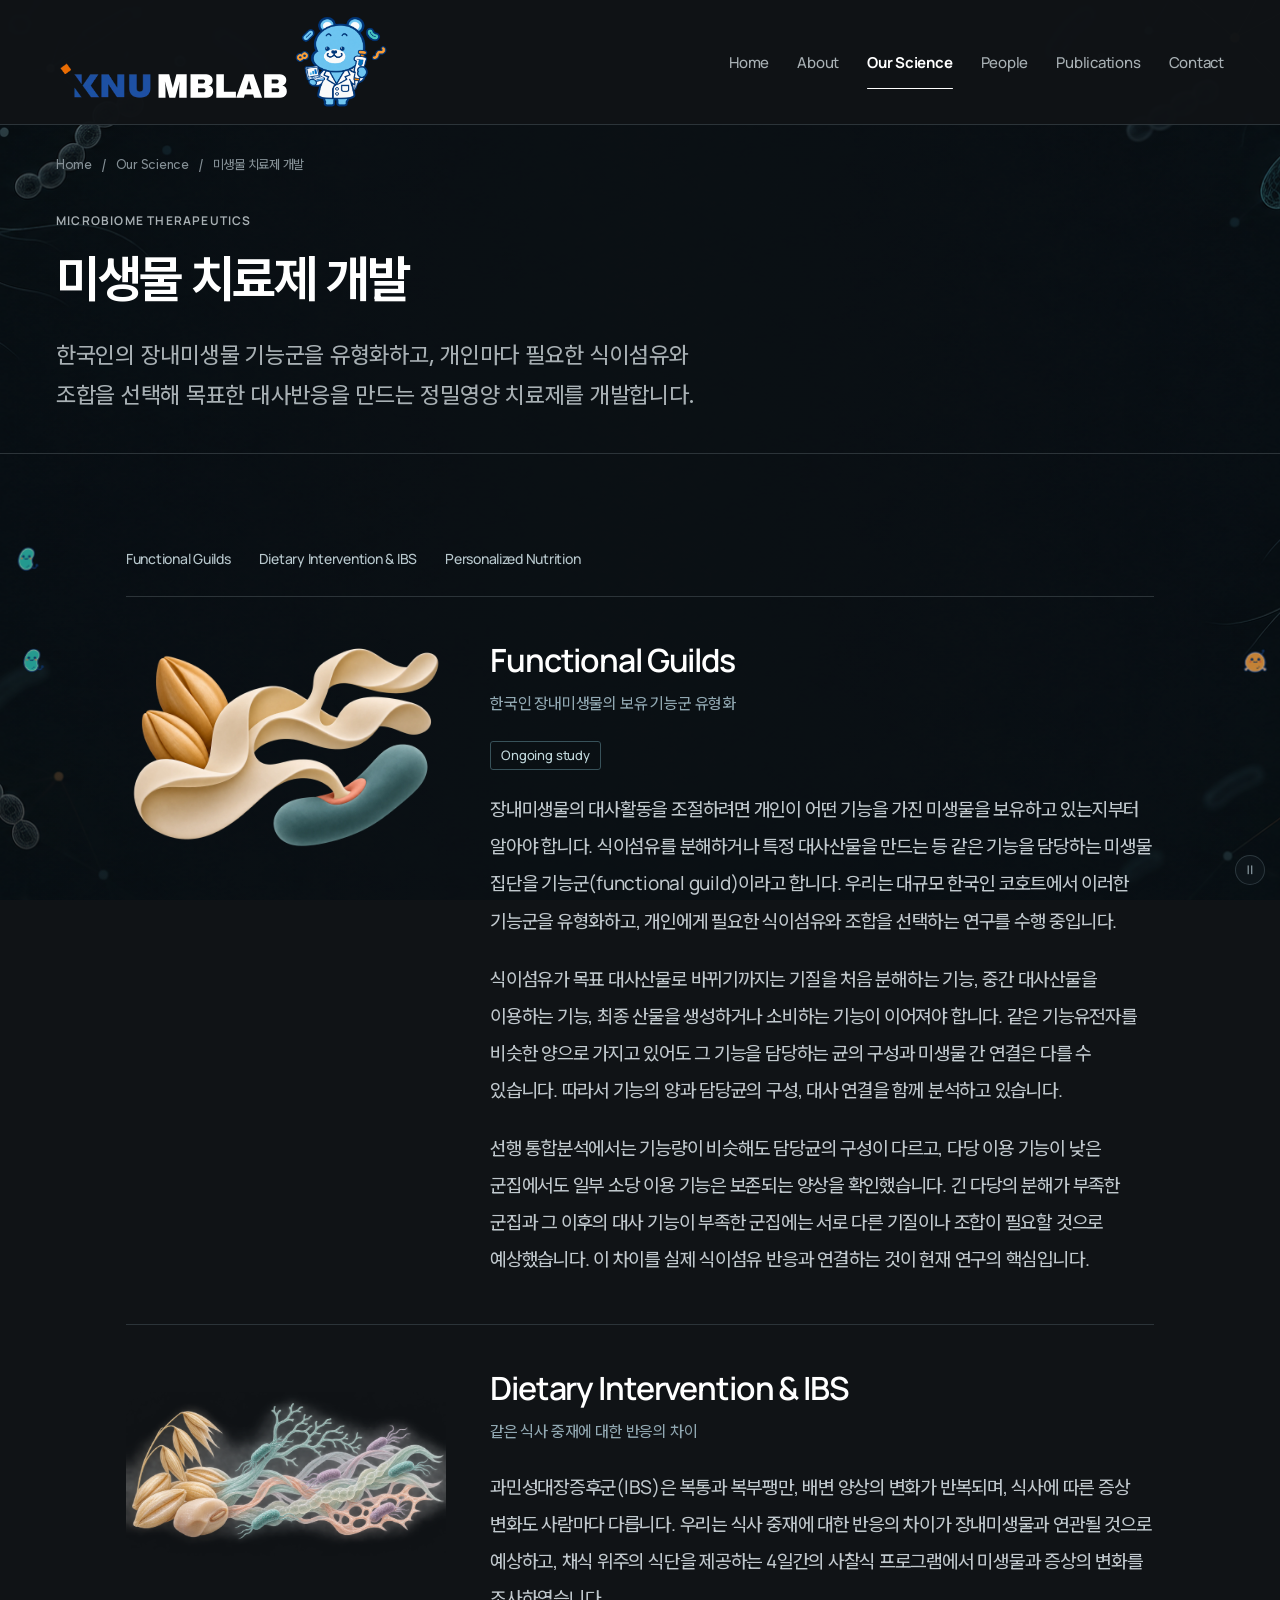
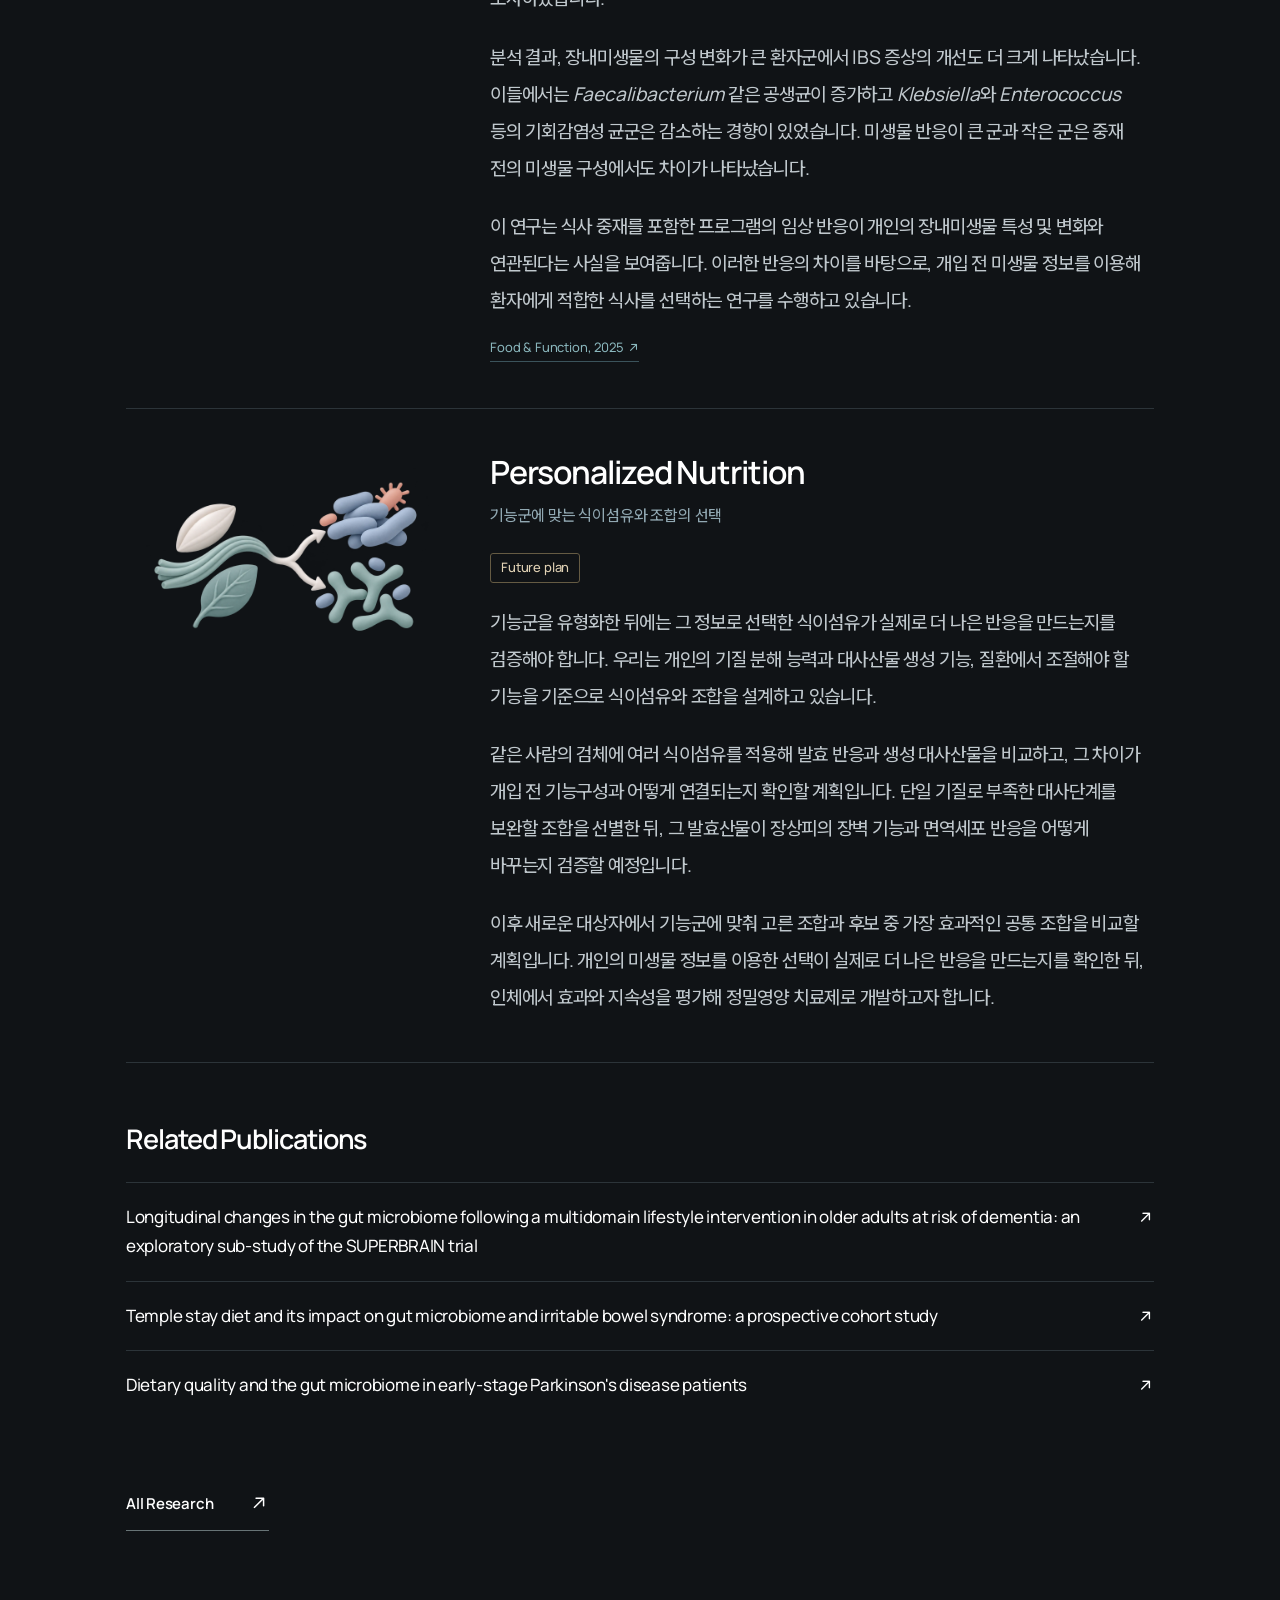
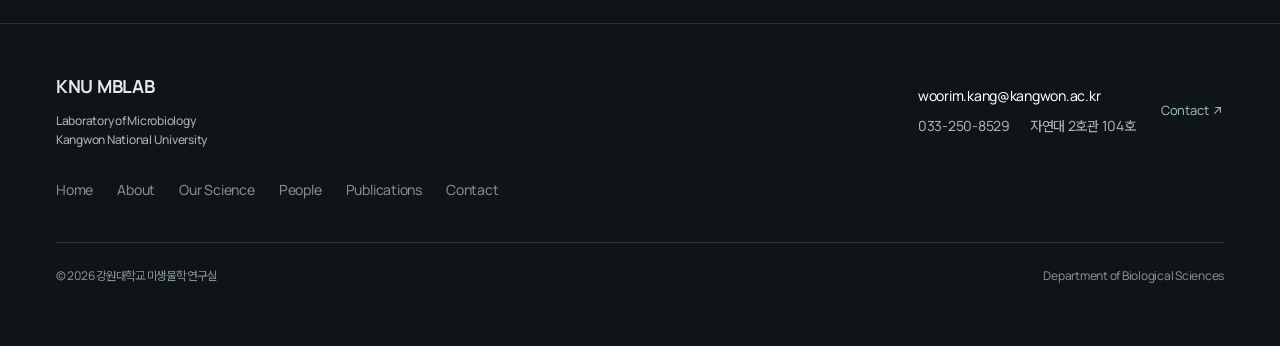
<file: research-nutrition.html>
<!DOCTYPE html>

<html lang="ko"><head>
<meta charset="utf-8"/>
<meta content="width=device-width, initial-scale=1" name="viewport"/>
<title>미생물 치료제와 정밀영양 | 강원대학교 미생물학 연구실</title>
<meta content="한국인의 장내미생물 기능군을 유형화하고, 개인마다 필요한 식이섬유와 조합을 선택해 목표한 대사반응을 만드는 정밀영양 치료제를 개발합니다. 강원대학교 미생물학 연구실." name="description"/>
<meta content="강우림 (Woorim Kang)" name="author"/>
<meta content="dark" name="color-scheme"/>
<meta content="#101316" media="(prefers-color-scheme: light)" name="theme-color"/>
<meta content="#101316" media="(prefers-color-scheme: dark)" name="theme-color"/>
<meta content="website" property="og:type"/>
<meta content="ko_KR" property="og:locale"/>
<meta content="강원대학교 미생물학 연구실" property="og:site_name"/>
<meta content="미생물 치료제와 정밀영양 | 강원대학교 미생물학 연구실" property="og:title"/>
<meta content="한국인의 장내미생물 기능군을 유형화하고, 개인마다 필요한 식이섬유와 조합을 선택해 목표한 대사반응을 만드는 정밀영양 치료제를 개발합니다. 강원대학교 미생물학 연구실." property="og:description"/>
<link href="favicon.svg" rel="icon" type="image/svg+xml"/>
<link href="https://knu-microbiome.github.io/research-nutrition.html" rel="canonical"/>
<link href="assets/site.css" rel="stylesheet"/><script defer="" src="assets/site.js?v=20261117-mobile-roam"></script><link href="assets/redesign.css?v=20261117-mobile-roam" rel="stylesheet"/><link as="font" crossorigin="" href="assets/fonts/WantedSansVariable.woff2" rel="preload" type="font/woff2"/>
<meta name="robots" content="index, follow"/>
<meta property="og:url" content="https://knu-microbiome.github.io/research-nutrition.html"/>
<script type="application/ld+json">{"@context":"https://schema.org","@graph":[{"@type":"WebPage","@id":"https://knu-microbiome.github.io/research-nutrition.html#webpage","url":"https://knu-microbiome.github.io/research-nutrition.html","name":"미생물 치료제와 정밀영양 | 강원대학교 미생물학 연구실","description":"한국인의 장내미생물 기능군을 유형화하고, 개인마다 필요한 식이섬유와 조합을 선택해 목표한 대사반응을 만드는 정밀영양 치료제를 개발합니다. 강원대학교 미생물학 연구실.","inLanguage":"ko-KR","isPartOf":{"@id":"https://knu-microbiome.github.io/#website"},"about":{"@id":"https://knu-microbiome.github.io/#lab"}}]}</script>
</head><body data-page="research-nutrition.html"><a class="skip-link" href="#main-content">본문으로 바로가기</a>
<nav aria-label="주 메뉴" class="nav" id="nav"><div class="wrap nav-inner">
<a aria-label="KNU MBLAB Home" class="brand" href="index.html"><img alt="KNU MBLAB: 노트북과 파이펫을 든 곰두리" class="brand-full-logo" height="720" src="assets/brand/knu-mblab-gomduri.svg?v=20261117-wordmark" width="2240"/></a>
<button aria-controls="site-menu" aria-expanded="false" class="menu-toggle" lang="en" type="button"><span>Menu</span><svg aria-hidden="true" fill="none" height="19" viewbox="0 0 20 20" width="19"><path d="M3 5h14M3 10h14M3 15h14" stroke="currentColor" stroke-linecap="round" stroke-width="1.5"></path></svg></button>
<div class="nav-links" id="site-menu"><a href="index.html" lang="en">Home</a>
<a href="about.html" lang="en">About</a>
<a aria-current="page" href="research.html" lang="en">Our Science</a>
<a href="people.html" lang="en">People</a>
<a href="publications.html" lang="en">Publications</a>
<a href="contact.html" lang="en">Contact</a></div></div></nav><main id="main-content"><header class="detail-heading"><div class="wrap"><nav aria-label="현재 위치" class="breadcrumb"><a href="index.html">Home</a><span lang="en">/</span><a href="research.html">Our Science</a><span lang="en">/</span><span>미생물 치료제 개발</span></nav><div class="detail-intro"><div><p class="eyebrow">Microbiome Therapeutics</p><h1>미생물 치료제 개발</h1><p class="detail-lead">한국인의 장내미생물 기능군을 유형화하고, 개인마다 필요한 식이섬유와 조합을 선택해 목표한 대사반응을 만드는 정밀영양 치료제를 개발합니다.</p></div></div></div></header><section class="block"><div class="wrap detail-body"><div class="science-story"><nav aria-label="페이지 내 연구 주제" class="story-nav"><a href="#functional-guilds" lang="en">Functional Guilds</a><a href="#temple-stay-ibs" lang="en">Dietary Intervention &amp; IBS</a><a href="#personalized-selection" lang="en">Personalized Nutrition</a></nav><section aria-labelledby="functional-guilds-title" class="story-section" id="functional-guilds"><div class="research-figure-row"><figure class="research-figure"><img alt="한국인 장내미생물 기능군과 식이섬유 연구 개념" class="research-art" decoding="async" height="1024" loading="eager" src="assets/research-v2/fiber.webp" width="1536"/></figure><div class="research-copy" data-copy-id="functional-guilds"><header><h2 id="functional-guilds-title" lang="en">Functional Guilds</h2><p class="story-subtitle">한국인 장내미생물의 보유 기능군 유형화</p></header><p class="study-status" data-study-status="Ongoing study"><span class="status-label" lang="en">Ongoing study</span></p><p>장내미생물의 대사활동을 조절하려면 개인이 어떤 기능을 가진 미생물을 보유하고 있는지부터 알아야 합니다. 식이섬유를 분해하거나 특정 대사산물을 만드는 등 같은 기능을 담당하는 미생물 집단을 기능군(functional guild)이라고 합니다. 우리는 대규모 한국인 코호트에서 이러한 기능군을 유형화하고, 개인에게 필요한 식이섬유와 조합을 선택하는 연구를 수행 중입니다.</p><p>식이섬유가 목표 대사산물로 바뀌기까지는 기질을 처음 분해하는 기능, 중간 대사산물을 이용하는 기능, 최종 산물을 생성하거나 소비하는 기능이 이어져야 합니다. 같은 기능유전자를 비슷한 양으로 가지고 있어도 그 기능을 담당하는 균의 구성과 미생물 간 연결은 다를 수 있습니다. 따라서 기능의 양과 담당균의 구성, 대사 연결을 함께 분석하고 있습니다.</p><p>선행 통합분석에서는 기능량이 비슷해도 담당균의 구성이 다르고, 다당 이용 기능이 낮은 군집에서도 일부 소당 이용 기능은 보존되는 양상을 확인했습니다. 긴 다당의 분해가 부족한 군집과 그 이후의 대사 기능이 부족한 군집에는 서로 다른 기질이나 조합이 필요할 것으로 예상했습니다. 이 차이를 실제 식이섬유 반응과 연결하는 것이 현재 연구의 핵심입니다.</p></div></div></section><section aria-labelledby="temple-stay-ibs-title" class="story-section" id="temple-stay-ibs"><div class="research-figure-row"><figure class="research-figure"><img alt="식사 중재와 장내미생물의 반응을 표현한 식이섬유 개념" class="research-art" decoding="async" height="1024" loading="eager" src="assets/research-hero/fiber-v1.webp" width="1536"/></figure><div class="research-copy" data-copy-id="temple-stay-ibs"><header><h2 id="temple-stay-ibs-title" lang="en">Dietary Intervention &amp; IBS</h2><p class="story-subtitle">같은 식사 중재에 대한 반응의 차이</p></header><p>과민성대장증후군(IBS)은 복통과 복부팽만, 배변 양상의 변화가 반복되며, 식사에 따른 증상 변화도 사람마다 다릅니다. 우리는 식사 중재에 대한 반응의 차이가 장내미생물과 연관될 것으로 예상하고, 채식 위주의 식단을 제공하는 4일간의 사찰식 프로그램에서 미생물과 증상의 변화를 조사하였습니다.</p><p>분석 결과, 장내미생물의 구성 변화가 큰 환자군에서 IBS 증상의 개선도 더 크게 나타났습니다. 이들에서는 <i>Faecalibacterium</i> 같은 공생균이 증가하고 <i>Klebsiella</i>와 <i>Enterococcus</i> 등의 기회감염성 균군은 감소하는 경향이 있었습니다. 미생물 반응이 큰 군과 작은 군은 중재 전의 미생물 구성에서도 차이가 나타났습니다.</p><p>이 연구는 식사 중재를 포함한 프로그램의 임상 반응이 개인의 장내미생물 특성 및 변화와 연관된다는 사실을 보여줍니다. 이러한 반응의 차이를 바탕으로, 개입 전 미생물 정보를 이용해 환자에게 적합한 식사를 선택하는 연구를 수행하고 있습니다.</p><p class="study-citations"><a class="lab-publication-link" href="https://doi.org/10.1039/d4fo06143h" rel="noopener noreferrer" target="_blank">Food &amp; Function, 2025 ↗</a></p></div></div></section><section aria-labelledby="personalized-selection-title" class="story-section" id="personalized-selection"><div class="research-figure-row"><figure class="research-figure"><img alt="개인별 미생물 기능에 맞는 식이섬유와 조합의 선택 개념" class="research-art" decoding="async" height="1024" loading="eager" src="assets/research-stories/fiber-selection.webp" width="1536"/></figure><div class="research-copy" data-copy-id="personalized-selection"><header><h2 id="personalized-selection-title" lang="en">Personalized Nutrition</h2><p class="story-subtitle">기능군에 맞는 식이섬유와 조합의 선택</p></header><p class="study-status" data-study-status="Future plan"><span class="status-label" lang="en">Future plan</span></p><p>기능군을 유형화한 뒤에는 그 정보로 선택한 식이섬유가 실제로 더 나은 반응을 만드는지를 검증해야 합니다. 우리는 개인의 기질 분해 능력과 대사산물 생성 기능, 질환에서 조절해야 할 기능을 기준으로 식이섬유와 조합을 설계하고 있습니다.</p><p>같은 사람의 검체에 여러 식이섬유를 적용해 발효 반응과 생성 대사산물을 비교하고, 그 차이가 개입 전 기능구성과 어떻게 연결되는지 확인할 계획입니다. 단일 기질로 부족한 대사단계를 보완할 조합을 선별한 뒤, 그 발효산물이 장상피의 장벽 기능과 면역세포 반응을 어떻게 바꾸는지 검증할 예정입니다.</p><p>이후 새로운 대상자에서 기능군에 맞춰 고른 조합과 후보 중 가장 효과적인 공통 조합을 비교할 계획입니다. 개인의 미생물 정보를 이용한 선택이 실제로 더 나은 반응을 만드는지를 확인한 뒤, 인체에서 효과와 지속성을 평가해 정밀영양 치료제로 개발하고자 합니다.</p></div></div></section></div><section class="related-papers"><h2 lang="en">Related Publications</h2><a href="publications.html#publication-37"><span>Longitudinal changes in the gut microbiome following a multidomain lifestyle intervention in older adults at risk of dementia: an exploratory sub-study of the SUPERBRAIN trial</span><span aria-hidden="true">↗</span></a><a href="publications.html#publication-7"><span>Temple stay diet and its impact on gut microbiome and irritable bowel syndrome: a prospective cohort study</span><span aria-hidden="true">↗</span></a><a href="publications.html#publication-8"><span>Dietary quality and the gut microbiome in early-stage Parkinson's disease patients</span><span aria-hidden="true">↗</span></a></section><div class="page-actions"><a class="text-action" href="research.html" lang="en">All Research <span aria-hidden="true">↗</span></a></div></div></section></main><footer id="site-footer"><div class="wrap"><div class="footer-main">
<div class="foot-brand"><span class="footer-lab-name" lang="en">KNU MBLAB</span><span class="en" lang="en">Laboratory of Microbiology<br/>Kangwon National University</span></div>
<div class="footer-contact"><a href="mailto:woorim.kang@kangwon.ac.kr">woorim.kang@kangwon.ac.kr</a><span><span>033-250-8529</span><span>자연대 2호관 104호</span></span></div>
<a class="footer-contact-link" href="contact.html" lang="en">Contact <span aria-hidden="true">↗</span></a>
</div><nav aria-label="하단 메뉴" class="footer-links"><a href="index.html" lang="en">Home</a><a href="about.html" lang="en">About</a><a href="research.html" lang="en">Our Science</a><a href="people.html" lang="en">People</a><a href="publications.html" lang="en">Publications</a><a href="contact.html" lang="en">Contact</a></nav>
<div class="foot-bottom"><span>© 2026 강원대학교 미생물학 연구실</span><span>Department of Biological Sciences</span><img alt="" aria-hidden="true" class="microbe-peek footer-peek" height="1254" loading="eager" src="assets/mascots/microbe-orange.webp" width="1254"/></div></div></footer></body></html>
</file>
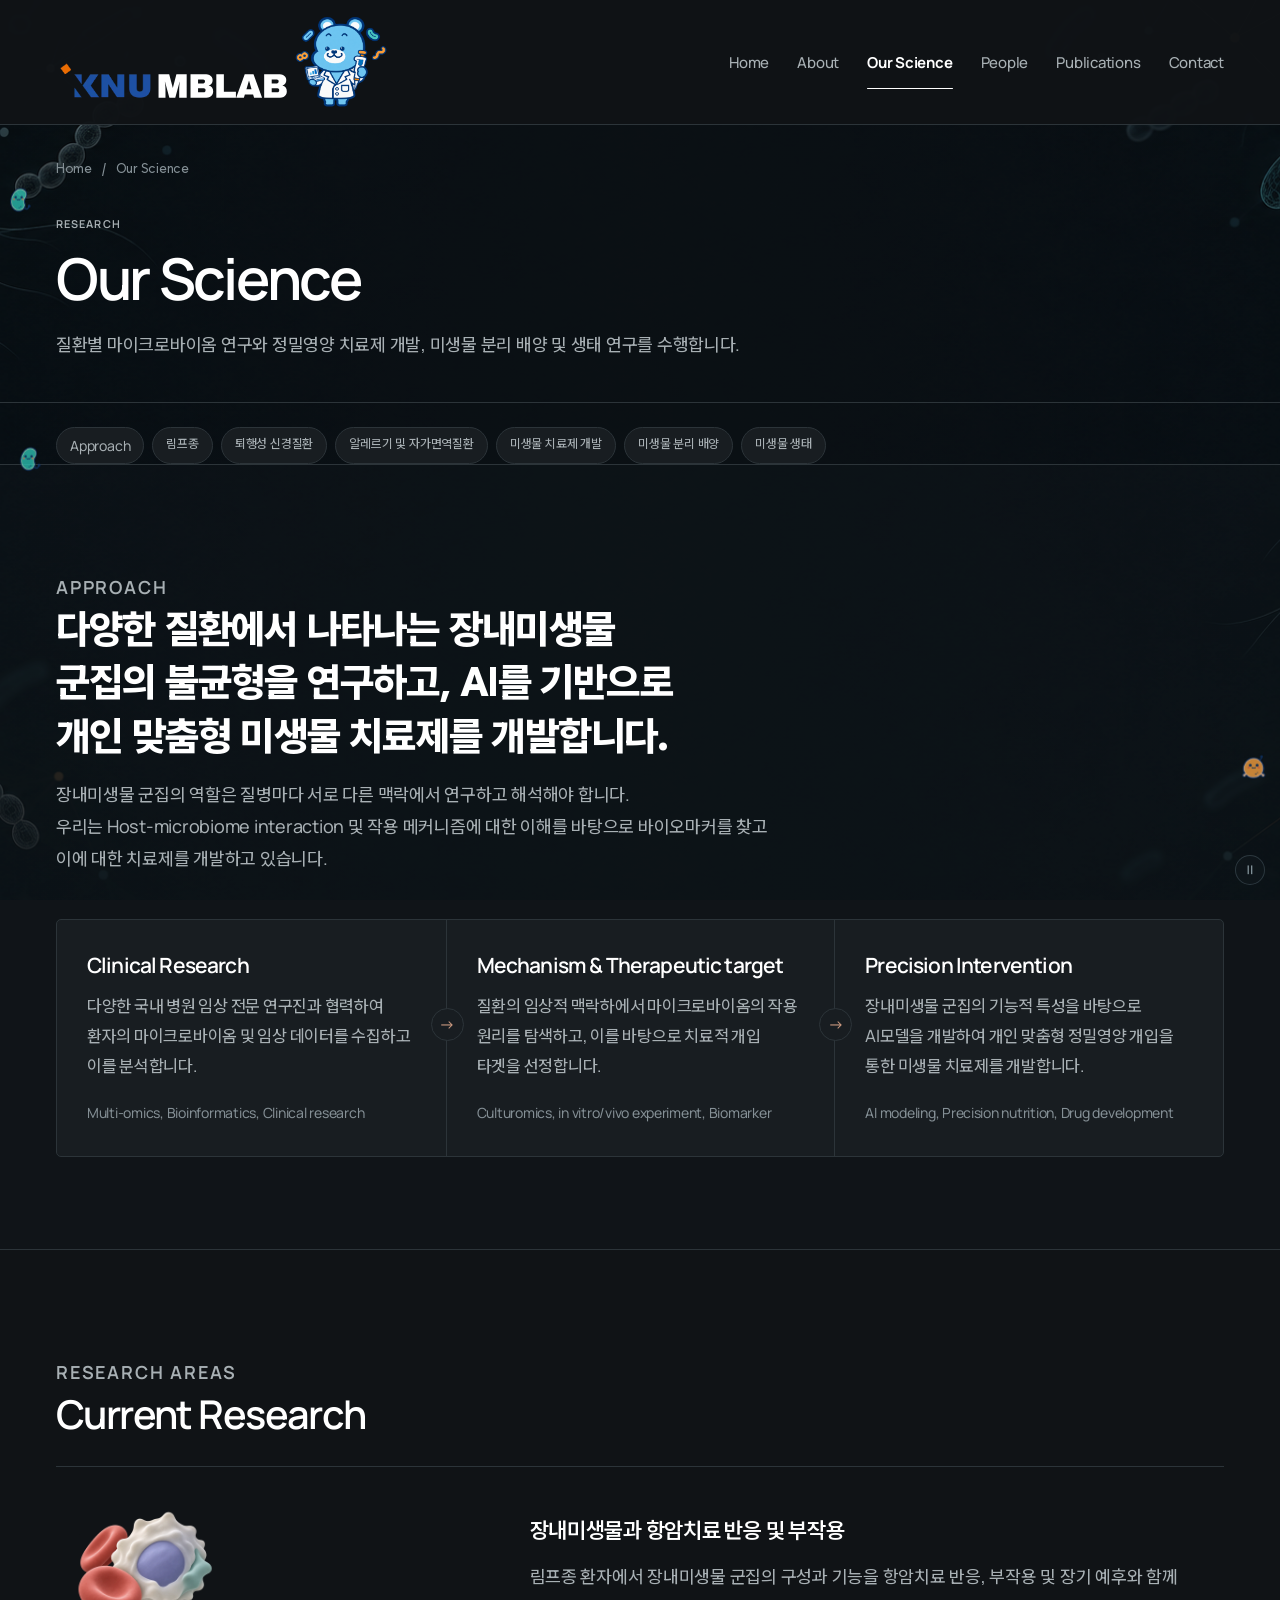
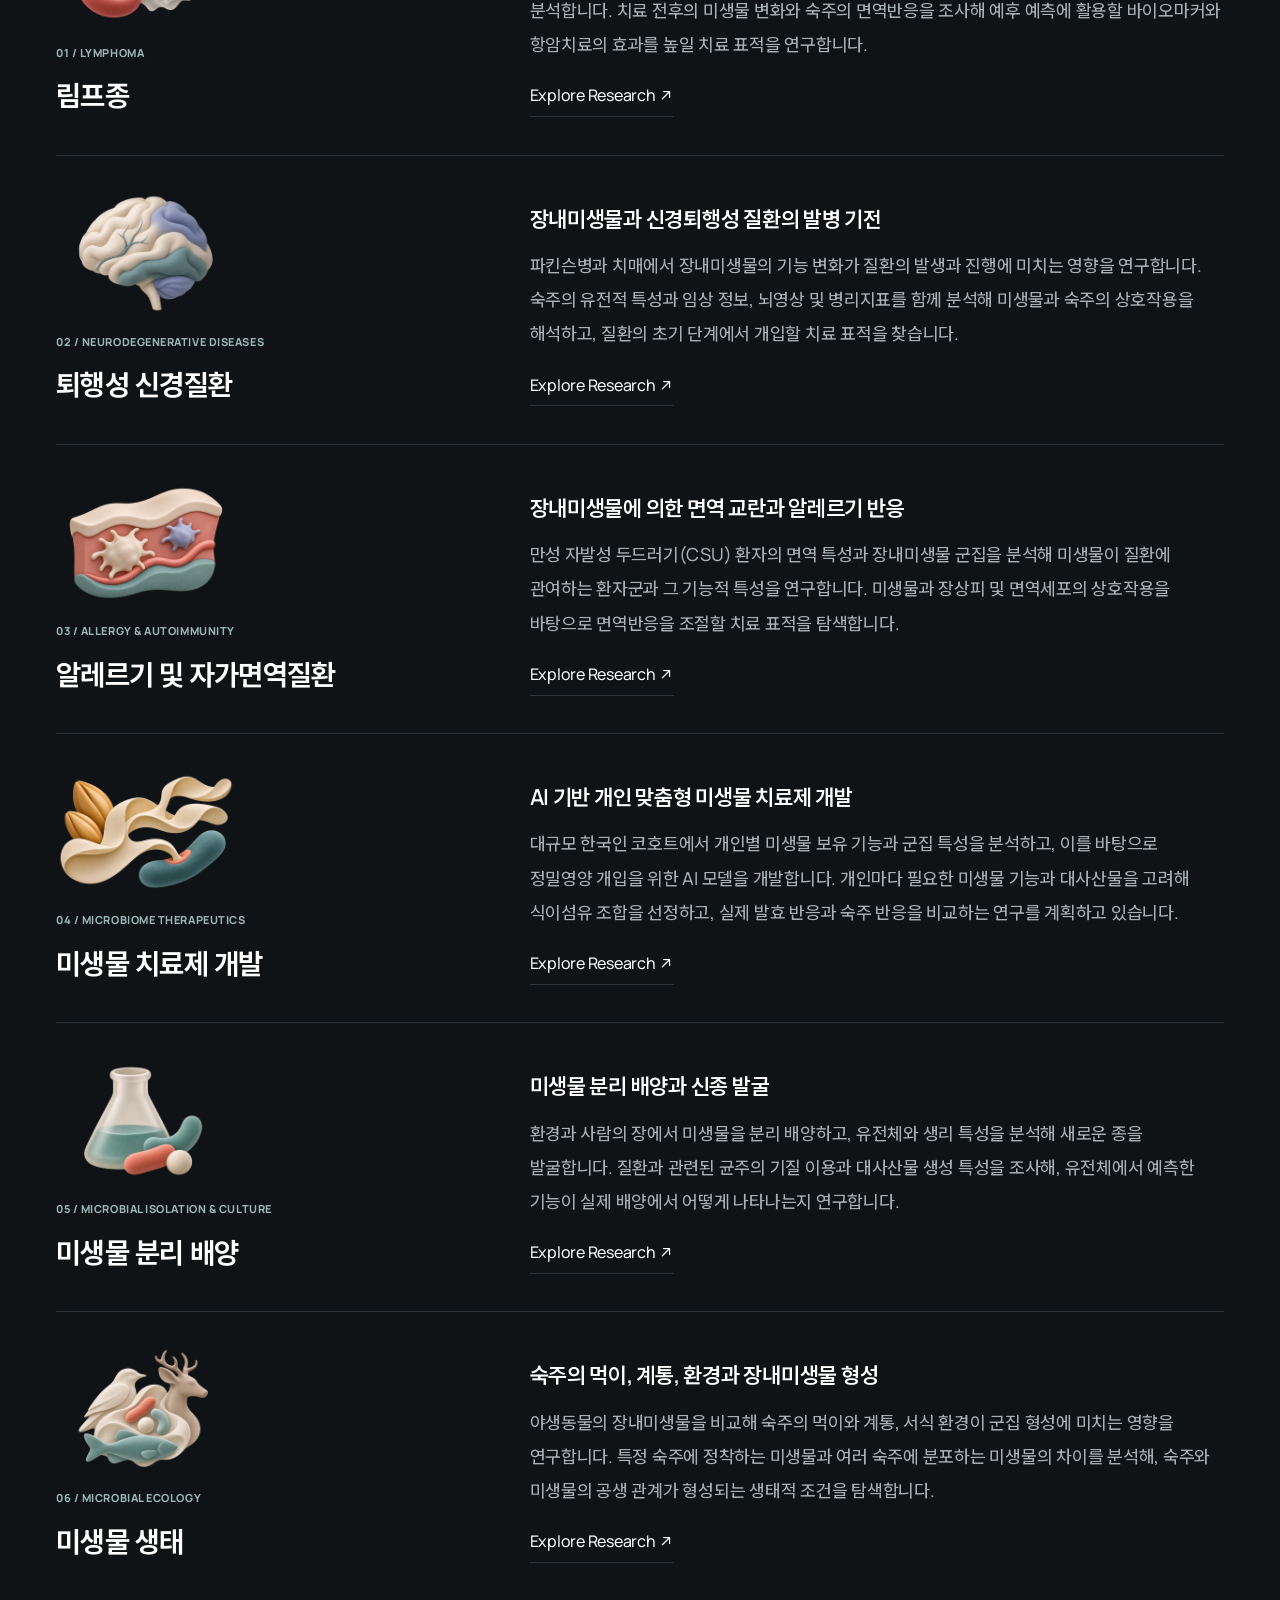
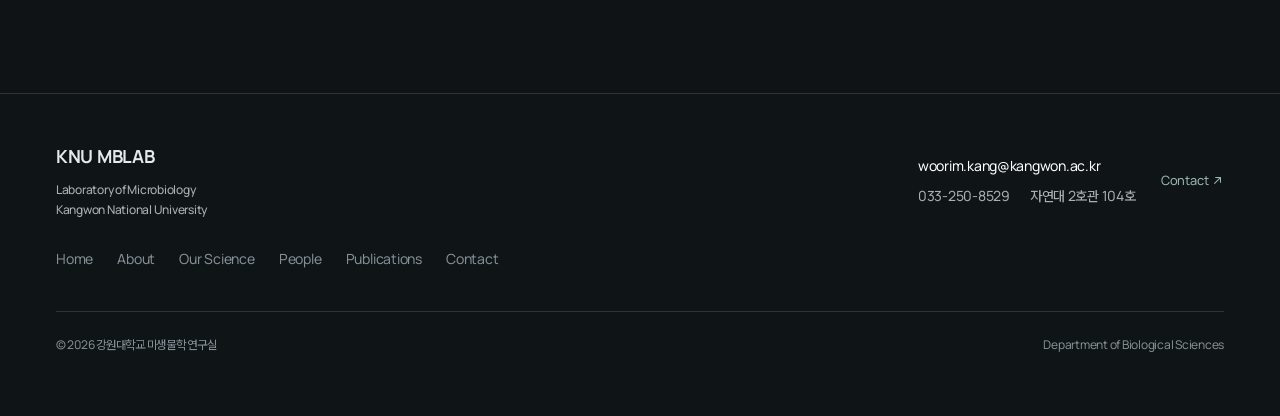
<file: research.html>
<!DOCTYPE html>

<html lang="ko"><head>
<meta charset="utf-8"/>
<meta content="width=device-width, initial-scale=1" name="viewport"/>
<title>Our Science | 강원대학교 미생물학 연구실</title>
<meta content="환자의 증상과 치료 반응에 관여하는 미생물을 찾고, 작용 기전을 밝혀 치료제를 개발합니다. 강원대학교 미생물학 연구실." name="description"/>
<meta content="강우림 (Woorim Kang)" name="author"/>
<meta content="dark" name="color-scheme"/>
<meta content="#101316" media="(prefers-color-scheme: light)" name="theme-color"/>
<meta content="#101316" media="(prefers-color-scheme: dark)" name="theme-color"/>
<meta content="website" property="og:type"/>
<meta content="ko_KR" property="og:locale"/>
<meta content="강원대학교 미생물학 연구실" property="og:site_name"/>
<meta content="Our Science | 강원대학교 미생물학 연구실" property="og:title"/>
<meta content="환자의 증상과 치료 반응에 관여하는 미생물을 찾고, 작용 기전을 밝혀 치료제를 개발합니다. 강원대학교 미생물학 연구실." property="og:description"/>
<link href="favicon.svg" rel="icon" type="image/svg+xml"/>
<link href="https://knu-microbiome.github.io/research.html" rel="canonical"/>
<link href="assets/site.css" rel="stylesheet"/><script defer="" src="assets/site.js?v=20261117-mobile-roam"></script><link href="assets/redesign.css?v=20261117-mobile-roam" rel="stylesheet"/><link as="font" crossorigin="" href="assets/fonts/WantedSansVariable.woff2" rel="preload" type="font/woff2"/>
<meta name="robots" content="index, follow"/>
<meta property="og:url" content="https://knu-microbiome.github.io/research.html"/>
<script type="application/ld+json">{"@context":"https://schema.org","@graph":[{"@type":"WebPage","@id":"https://knu-microbiome.github.io/research.html#webpage","url":"https://knu-microbiome.github.io/research.html","name":"Our Science | 강원대학교 미생물학 연구실","description":"환자의 증상과 치료 반응에 관여하는 미생물을 찾고, 작용 기전을 밝혀 치료제를 개발합니다. 강원대학교 미생물학 연구실.","inLanguage":"ko-KR","isPartOf":{"@id":"https://knu-microbiome.github.io/#website"},"about":{"@id":"https://knu-microbiome.github.io/#lab"}}]}</script>
</head><body data-page="research.html"><a class="skip-link" href="#main-content">본문으로 바로가기</a>
<nav aria-label="주 메뉴" class="nav" id="nav"><div class="wrap nav-inner">
<a aria-label="KNU MBLAB Home" class="brand" href="index.html"><img alt="KNU MBLAB: 노트북과 파이펫을 든 곰두리" class="brand-full-logo" height="720" src="assets/brand/knu-mblab-gomduri.svg?v=20261117-wordmark" width="2240"/></a>
<button aria-controls="site-menu" aria-expanded="false" class="menu-toggle" lang="en" type="button"><span>Menu</span><svg aria-hidden="true" fill="none" height="19" viewbox="0 0 20 20" width="19"><path d="M3 5h14M3 10h14M3 15h14" stroke="currentColor" stroke-linecap="round" stroke-width="1.5"></path></svg></button>
<div class="nav-links" id="site-menu"><a href="index.html" lang="en">Home</a>
<a href="about.html" lang="en">About</a>
<a aria-current="page" href="research.html" lang="en">Our Science</a>
<a href="people.html" lang="en">People</a>
<a href="publications.html" lang="en">Publications</a>
<a href="contact.html" lang="en">Contact</a></div></div></nav><main id="main-content"><header class="page-heading"><div class="wrap"><nav aria-label="현재 위치" class="breadcrumb"><a href="index.html">Home</a><span aria-hidden="true" lang="en">/</span><span lang="en">Our Science</span></nav><p class="eyebrow">RESEARCH</p><h1 lang="en">Our Science</h1><p class="page-description">질환별 마이크로바이옴 연구와 정밀영양 치료제 개발, 미생물 분리 배양 및 생태 연구를 수행합니다.</p><img alt="" aria-hidden="true" class="microbe-peek page-peek" height="1254" loading="eager" src="assets/mascots/microbe-teal.webp" width="1254"/></div></header><nav aria-label="연구 주제 바로가기" class="section-links wrap"><a href="#research" lang="en">Approach</a><a href="#project-hematology">림프종</a><a href="#project-neuro">퇴행성 신경질환</a><a href="#project-immunity">알레르기 및 자가면역질환</a><a href="#project-nutrition">미생물 치료제 개발</a><a href="#project-cultivation">미생물 분리 배양</a><a href="#microbial-ecology">미생물 생태</a></nav><section class="block alt" id="research">
<div class="wrap">
<div class="sec-head reveal">
<p class="eyebrow">APPROACH</p>
<h2>다양한 질환에서 나타나는 장내미생물 군집의 불균형을 연구하고, AI를 기반으로 개인 맞춤형 미생물 치료제를 개발합니다.</h2>
<p>장내미생물 군집의 역할은 질병마다 서로 다른 맥락에서 연구하고 해석해야 합니다.<br/>우리는 Host-microbiome interaction 및 작용 메커니즘에 대한 이해를 바탕으로 바이오마커를 찾고 이에 대한 치료제를 개발하고 있습니다.</p>
</div>
<div aria-label="환자 자료 분석, 미생물의 작용 확인, 조절 방법 연구" class="framework reveal">
<ol class="framework-flow">
<li class="framework-node">
<h3 lang="en">Clinical Research</h3>
<p>다양한 국내 병원 임상 전문 연구진과 협력하여 환자의 마이크로바이옴 및 임상 데이터를 수집하고 이를 분석합니다.</p>
<span class="framework-detail">Multi-omics, Bioinformatics, Clinical research</span>
</li>
<li class="framework-node">
<h3 lang="en">Mechanism &amp; Therapeutic target</h3>
<p>질환의 임상적 맥락하에서 마이크로바이옴의 작용 원리를 탐색하고, 이를 바탕으로 치료적 개입 타겟을 선정합니다.</p>
<span class="framework-detail">Culturomics, in vitro/vivo experiment, Biomarker</span>
</li>
<li class="framework-node">
<h3 lang="en">Precision Intervention</h3>
<p>장내미생물 군집의 기능적 특성을 바탕으로 AI모델을 개발하여 개인 맞춤형 정밀영양 개입을 통한 미생물 치료제를 개발합니다.</p>
<span class="framework-detail">AI modeling, Precision nutrition, Drug development</span>
</li>
</ol>

</div>

</div>
</section><section class="block" id="projects">
<div class="wrap">
<div class="sec-head reveal">
<p class="eyebrow">RESEARCH AREAS</p>
<h2 lang="en">Current Research</h2>
</div>
<div class="project-list"><article class="project-row illustrated-project" id="project-hematology"><div class="project-heading"><img alt="" class="project-area-image" height="1024" loading="eager" src="assets/research-v2/blood.webp" width="1536"/><span class="project-index" lang="en">01 / Lymphoma</span><h3>림프종</h3></div><div class="project-content"><p class="project-question">장내미생물과 항암치료 반응 및 부작용</p><p>림프종 환자에서 장내미생물 군집의 구성과 기능을 항암치료 반응, 부작용 및 장기 예후와 함께 분석합니다. 치료 전후의 미생물 변화와 숙주의 면역반응을 조사해 예후 예측에 활용할 바이오마커와 항암치료의 효과를 높일 치료 표적을 연구합니다.</p><a class="project-detail-link" href="research-hematology.html" lang="en">Explore Research ↗</a></div></article><article class="project-row illustrated-project" id="project-neuro"><div class="project-heading"><img alt="" class="project-area-image" height="1024" loading="eager" src="assets/research-v2/brain.webp" width="1536"/><span class="project-index" lang="en">02 / Neurodegenerative Diseases</span><h3>퇴행성 신경질환</h3></div><div class="project-content"><p class="project-question">장내미생물과 신경퇴행성 질환의 발병 기전</p><p>파킨슨병과 치매에서 장내미생물의 기능 변화가 질환의 발생과 진행에 미치는 영향을 연구합니다. 숙주의 유전적 특성과 임상 정보, 뇌영상 및 병리지표를 함께 분석해 미생물과 숙주의 상호작용을 해석하고, 질환의 초기 단계에서 개입할 치료 표적을 찾습니다.</p><a class="project-detail-link" href="research-neuro.html" lang="en">Explore Research ↗</a></div></article><article class="project-row illustrated-project" id="project-immunity"><div class="project-heading"><img alt="" class="project-area-image" height="1024" loading="eager" src="assets/research-v2/skin.webp" width="1536"/><span class="project-index" lang="en">03 / Allergy &amp; Autoimmunity</span><h3>알레르기 및 자가면역질환</h3></div><div class="project-content"><p class="project-question">장내미생물에 의한 면역 교란과 알레르기 반응</p><p>만성 자발성 두드러기(CSU) 환자의 면역 특성과 장내미생물 군집을 분석해 미생물이 질환에 관여하는 환자군과 그 기능적 특성을 연구합니다. 미생물과 장상피 및 면역세포의 상호작용을 바탕으로 면역반응을 조절할 치료 표적을 탐색합니다.</p><a class="project-detail-link" href="research-immunity.html" lang="en">Explore Research ↗</a></div></article><article class="project-row illustrated-project" id="project-nutrition"><div class="project-heading"><img alt="" class="project-area-image" height="1024" loading="eager" src="assets/research-v2/fiber.webp" width="1536"/><span class="project-index" lang="en">04 / Microbiome Therapeutics</span><h3>미생물 치료제 개발</h3></div><div class="project-content"><p class="project-question">AI 기반 개인 맞춤형 미생물 치료제 개발</p><p>대규모 한국인 코호트에서 개인별 미생물 보유 기능과 군집 특성을 분석하고, 이를 바탕으로 정밀영양 개입을 위한 AI 모델을 개발합니다. 개인마다 필요한 미생물 기능과 대사산물을 고려해 식이섬유 조합을 선정하고, 실제 발효 반응과 숙주 반응을 비교하는 연구를 계획하고 있습니다.</p><a class="project-detail-link" href="research-nutrition.html" lang="en">Explore Research ↗</a></div></article><article class="project-row illustrated-project" id="project-cultivation"><div class="project-heading"><img alt="" class="project-area-image" height="1024" loading="eager" src="assets/research-v3/cultivation.webp" width="1536"/><span class="project-index" lang="en">05 / Microbial Isolation &amp; Culture</span><h3>미생물 분리 배양</h3></div><div class="project-content"><p class="project-question">미생물 분리 배양과 신종 발굴</p><p>환경과 사람의 장에서 미생물을 분리 배양하고, 유전체와 생리 특성을 분석해 새로운 종을 발굴합니다. 질환과 관련된 균주의 기질 이용과 대사산물 생성 특성을 조사해, 유전체에서 예측한 기능이 실제 배양에서 어떻게 나타나는지 연구합니다.</p><a class="project-detail-link" href="research-cultivation.html" lang="en">Explore Research ↗</a></div></article><article class="project-row illustrated-project" id="microbial-ecology"><div class="project-heading"><img alt="" class="project-area-image" height="1024" loading="eager" src="assets/research-v3/wildlife-ecology.webp" width="1536"/><span class="project-index" lang="en">06 / Microbial Ecology</span><h3>미생물 생태</h3></div><div class="project-content"><p class="project-question">숙주의 먹이, 계통, 환경과 장내미생물 형성</p><p>야생동물의 장내미생물을 비교해 숙주의 먹이와 계통, 서식 환경이 군집 형성에 미치는 영향을 연구합니다. 특정 숙주에 정착하는 미생물과 여러 숙주에 분포하는 미생물의 차이를 분석해, 숙주와 미생물의 공생 관계가 형성되는 생태적 조건을 탐색합니다.</p><a class="project-detail-link" href="research-ecology.html" lang="en">Explore Research ↗</a></div></article></div>
</div>
</section></main><footer id="site-footer"><div class="wrap"><div class="footer-main">
<div class="foot-brand"><span class="footer-lab-name" lang="en">KNU MBLAB</span><span class="en" lang="en">Laboratory of Microbiology<br/>Kangwon National University</span></div>
<div class="footer-contact"><a href="mailto:woorim.kang@kangwon.ac.kr">woorim.kang@kangwon.ac.kr</a><span><span>033-250-8529</span><span>자연대 2호관 104호</span></span></div>
<a class="footer-contact-link" href="contact.html" lang="en">Contact <span aria-hidden="true">↗</span></a>
</div><nav aria-label="하단 메뉴" class="footer-links"><a href="index.html" lang="en">Home</a><a href="about.html" lang="en">About</a><a href="research.html" lang="en">Our Science</a><a href="people.html" lang="en">People</a><a href="publications.html" lang="en">Publications</a><a href="contact.html" lang="en">Contact</a></nav>
<div class="foot-bottom"><span>© 2026 강원대학교 미생물학 연구실</span><span>Department of Biological Sciences</span><img alt="" aria-hidden="true" class="microbe-peek footer-peek" height="1254" loading="eager" src="assets/mascots/microbe-teal.webp" width="1254"/></div></div></footer></body></html>
</file>
<file: assets/site.css>
/* ---------- tokens (KNU CI: Blue #0047BB / Orange #FC4C02) ---------- */
  :root {
    --bg: #F4F6FA;
    --surface: #FFFFFF;
    --surface-2: #F9FAFD;
    --ink: #141C29;
    --muted: #566078;
    --faint: #808AA0;
    --accent: #0047BB;
    --accent-strong: #00378F;
    --accent-soft: #E7EDFA;
    --orange: #FC4C02;
    --orange-soft: #FDECE4;
    --line: #E0E5EF;
    --shadow: 0 1px 2px rgba(20,28,41,.04), 0 8px 30px rgba(20,28,41,.07);
    --shadow-lift: 0 2px 6px rgba(20,28,41,.07), 0 18px 46px rgba(0,71,187,.12);

    --sans: "Pretendard", -apple-system, BlinkMacSystemFont, "Apple SD Gothic Neo",
            "Segoe UI", "Malgun Gothic", "맑은 고딕", system-ui, sans-serif;
    --serif: "Iowan Old Style", "Palatino Linotype", Palatino, Charter, Georgia,
             "Times New Roman", serif;

    --wrap: 1120px;
    --radius: 12px;
    --radius-sm: 8px;
  }

  @media (prefers-color-scheme: dark) {
    :root {
      --bg: #0B1017;
      --surface: #131B29;
      --surface-2: #0F1521;
      --ink: #E9EDF4;
      --muted: #9BA6BA;
      --faint: #6E7A90;
      --accent: #5A93F2;
      --accent-strong: #86AEF7;
      --accent-soft: #15233B;
      --orange: #FF6A33;
      --orange-soft: #2A1810;
      --line: #232E40;
      --shadow: 0 1px 2px rgba(0,0,0,.30), 0 10px 34px rgba(0,0,0,.36);
      --shadow-lift: 0 2px 8px rgba(0,0,0,.34), 0 22px 52px rgba(0,0,0,.46);
    }
  }
  :root[data-theme="light"] {
    --bg:#F4F6FA; --surface:#FFFFFF; --surface-2:#F9FAFD; --ink:#141C29; --muted:#566078;
    --faint:#808AA0; --accent:#0047BB; --accent-strong:#00378F; --accent-soft:#E7EDFA;
    --orange:#FC4C02; --orange-soft:#FDECE4; --line:#E0E5EF;
    --shadow:0 1px 2px rgba(20,28,41,.04), 0 8px 30px rgba(20,28,41,.07);
    --shadow-lift:0 2px 6px rgba(20,28,41,.07), 0 18px 46px rgba(0,71,187,.12);
  }
  :root[data-theme="dark"] {
    --bg:#0B1017; --surface:#131B29; --surface-2:#0F1521; --ink:#E9EDF4; --muted:#9BA6BA;
    --faint:#6E7A90; --accent:#5A93F2; --accent-strong:#86AEF7; --accent-soft:#15233B;
    --orange:#FF6A33; --orange-soft:#2A1810; --line:#232E40;
    --shadow:0 1px 2px rgba(0,0,0,.30), 0 10px 34px rgba(0,0,0,.36);
    --shadow-lift:0 2px 8px rgba(0,0,0,.34), 0 22px 52px rgba(0,0,0,.46);
  }

  /* ---------- base ---------- */
  * { box-sizing: border-box; }
  html { scroll-behavior: smooth; }
  body {
    margin: 0; background: var(--bg); color: var(--ink); font-family: var(--sans);
    font-size: 17px; line-height: 1.72; -webkit-font-smoothing: antialiased;
    text-rendering: optimizeLegibility; overflow-x: hidden;
    word-break: keep-all; overflow-wrap: break-word;
  }
  a { color: inherit; text-decoration: none; }
  .wrap { width: 100%; max-width: var(--wrap); margin-inline: auto; padding-inline: 24px; }
  .binomial { font-family: var(--serif); font-style: italic; letter-spacing: .1px; }
  .eyebrow {
    font-size: .74rem; font-weight: 700; letter-spacing: .18em; text-transform: uppercase;
    color: var(--accent); margin: 0 0 .9rem;
  }
  h1, h2, h3 { text-wrap: balance; margin: 0; word-break: keep-all; }
  :focus-visible { outline: 2px solid var(--accent); outline-offset: 3px; border-radius: 3px; }

  /* ---------- nav ---------- */
  .nav {
    position: sticky; top: 0; z-index: 40;
    background: color-mix(in srgb, var(--bg) 82%, transparent);
    backdrop-filter: saturate(1.4) blur(12px); -webkit-backdrop-filter: saturate(1.4) blur(12px);
    border-bottom: 1px solid transparent; transition: border-color .3s, background .3s;
  }
  .nav.scrolled { border-bottom-color: var(--line); }
  .nav-inner { display: flex; align-items: center; justify-content: space-between; height: 66px; gap: 20px; }
  .brand { display: flex; align-items: center; gap: 12px; font-weight: 700; letter-spacing: -.01em; }
  .brand .mark {
    width: 32px; height: 32px; border-radius: 9px; flex: none;
    background:
      radial-gradient(circle at 33% 30%, var(--accent) 0 21%, transparent 22%),
      radial-gradient(circle at 68% 40%, var(--orange) 0 12%, transparent 13%),
      radial-gradient(circle at 45% 70%, color-mix(in srgb, var(--accent) 55%, var(--bg)) 0 14%, transparent 15%),
      radial-gradient(circle at 72% 72%, color-mix(in srgb, var(--accent) 35%, var(--bg)) 0 9%, transparent 10%),
      var(--accent-soft);
    border: 1px solid color-mix(in srgb, var(--accent) 28%, var(--line));
  }
  .brand .en { color: var(--faint); font-weight: 500; font-size: .8rem; letter-spacing: 0; }
  .nav-links { display: flex; align-items: center; gap: 26px; font-size: .92rem; }
  .nav-links a { color: var(--muted); font-weight: 500; transition: color .18s; }
  .nav-links a:hover { color: var(--accent); }
  @media (max-width: 800px) { .nav-links a { display: none; } }

  /* ---------- hero ---------- */
  .hero { position: relative; padding: clamp(60px, 11vw, 122px) 0 clamp(52px, 8vw, 96px); overflow: hidden; }
  #plate { position: absolute; inset: 0; width: 100%; height: 100%; z-index: 0; pointer-events: none; }
  .hero .wrap { position: relative; z-index: 1; }
  .hero-tag {
    display: inline-flex; align-items: center; gap: 9px; font-size: .8rem; font-weight: 600;
    color: var(--accent-strong); background: var(--accent-soft);
    border: 1px solid color-mix(in srgb, var(--accent) 20%, var(--line));
    padding: 6px 14px; border-radius: 999px; margin-bottom: 24px;
  }
  :root[data-theme="dark"] .hero-tag { color: var(--accent-strong); }
  .hero-tag .dot { width: 7px; height: 7px; border-radius: 50%; background: var(--orange); }
  .hero h1 {
    font-size: clamp(2.3rem, 5.2vw, 3.65rem); font-weight: 800; letter-spacing: -.025em;
    line-height: 1.14; max-width: 18ch;
  }
  .hero h1 .accent { color: var(--accent); }
  .hero .en-name {
    font-family: var(--serif); font-style: italic; color: var(--muted);
    font-size: clamp(1rem, 2.1vw, 1.26rem); margin-top: 18px; letter-spacing: .2px;
  }
  .hero .lede { margin-top: 24px; max-width: 58ch; color: var(--muted); font-size: 1.1rem; line-height: 1.75; }
  .hero-actions { display: flex; flex-wrap: wrap; gap: 14px; margin-top: 32px; }
  .btn {
    display: inline-flex; align-items: center; gap: 8px; padding: 12px 22px; border-radius: 999px;
    font-weight: 600; font-size: .98rem;
    transition: transform .18s, box-shadow .18s, background .18s, border-color .18s;
  }
  .btn-primary { background: var(--accent); color: #fff; box-shadow: 0 8px 22px color-mix(in srgb, var(--accent) 34%, transparent); }
  .btn-primary:hover { transform: translateY(-2px); box-shadow: 0 12px 30px color-mix(in srgb, var(--accent) 44%, transparent); }
  .btn-ghost { background: var(--surface); color: var(--ink); border: 1px solid var(--line); box-shadow: var(--shadow); }
  .btn-ghost:hover { transform: translateY(-2px); border-color: color-mix(in srgb, var(--accent) 40%, var(--line)); }

  /* ---------- section frame ---------- */
  section.block { padding: clamp(54px, 8vw, 92px) 0; }
  .sec-head { max-width: 62ch; margin-bottom: 44px; }
  .sec-head h2 { font-size: clamp(1.55rem, 3vw, 2.15rem); font-weight: 800; letter-spacing: -.02em; }
  .sec-head p { color: var(--muted); margin: 14px 0 0; font-size: 1.05rem; }
  .divider { height: 1px; background: var(--line); border: 0; margin: 0; }
  .alt { background: var(--surface-2); border-block: 1px solid var(--line); }

  /* ---------- about ---------- */
  .about-grid { display: grid; grid-template-columns: 1.45fr 1fr; gap: clamp(28px, 5vw, 60px); align-items: start; }
  .about-lead { font-size: 1.22rem; line-height: 1.7; letter-spacing: -.01em; }
  .about-lead strong { color: var(--accent-strong); font-weight: 700; }
  :root[data-theme="dark"] .about-lead strong { color: var(--accent); }
  .about-body { color: var(--muted); margin-top: 18px; }
  .stat-card { background: var(--surface); border: 1px solid var(--line); border-radius: var(--radius); padding: 26px 28px; box-shadow: var(--shadow); }
  .stat-row { display: flex; align-items: baseline; justify-content: space-between; gap: 18px; padding: 15px 0; border-bottom: 1px dashed var(--line); }
  .stat-row:last-child { border-bottom: 0; padding-bottom: 0; }
  .stat-row:first-child { padding-top: 0; }
  .stat-num { font-size: 1.85rem; font-weight: 800; color: var(--accent); letter-spacing: -.03em; font-variant-numeric: tabular-nums; }
  .stat-label { color: var(--muted); font-size: .9rem; text-align: right; line-height: 1.4; }
  @media (max-width: 720px) { .about-grid { grid-template-columns: 1fr; } }

  /* ---------- research ---------- */
  .cards { display: grid; grid-template-columns: repeat(3, 1fr); gap: 22px; }
  @media (max-width: 900px) { .cards { grid-template-columns: 1fr; } }
  .card {
    background: var(--surface); border: 1px solid var(--line); border-radius: var(--radius);
    padding: 30px 26px 28px; box-shadow: var(--shadow); position: relative; overflow: hidden;
    transition: transform .22s ease, box-shadow .22s ease, border-color .22s ease;
  }
  .card::before { content:""; position:absolute; left:0; top:0; height:3px; width:100%; background: linear-gradient(90deg, var(--accent), var(--orange)); opacity:.0; transition:opacity .22s; }
  .card:hover { transform: translateY(-4px); box-shadow: var(--shadow-lift); border-color: color-mix(in srgb, var(--accent) 34%, var(--line)); }
  .card:hover::before { opacity: .9; }
  .card .glyph { width: 46px; height: 46px; margin-bottom: 20px; }
  .card h3 { font-size: 1.24rem; font-weight: 750; letter-spacing: -.01em; margin-bottom: 6px; }
  .card .sub { color: var(--accent); font-size: .8rem; font-weight: 700; letter-spacing: .06em; text-transform: uppercase; margin-bottom: 12px; }
  .card p { color: var(--muted); font-size: .98rem; margin: 0; }
  .card .tags { display: flex; flex-wrap: wrap; gap: 7px; margin-top: 18px; }
  .tag { font-size: .76rem; color: var(--muted); background: var(--surface-2); border: 1px solid var(--line); padding: 3px 10px; border-radius: 999px; }

  /* ---------- members ---------- */
  .m-group { margin-top: 34px; }
  .m-group:first-of-type { margin-top: 0; }
  .m-label { font-size: .78rem; font-weight: 700; letter-spacing: .12em; text-transform: uppercase; color: var(--faint); margin: 0 0 16px; display: flex; align-items: center; gap: 12px; }
  .m-label::after { content:""; flex:1; height:1px; background: var(--line); }

  .pi-card { display: flex; gap: 24px; align-items: flex-start; background: var(--surface); border: 1px solid var(--line); border-radius: var(--radius); padding: 28px; box-shadow: var(--shadow); }
  .pi-card .avatar { width: 84px; height: 84px; font-size: 1.9rem; }
  .pi-card .role { color: var(--accent); font-size: .8rem; font-weight: 700; letter-spacing: .05em; text-transform: uppercase; }
  .pi-card .name { font-size: 1.4rem; font-weight: 800; letter-spacing: -.01em; margin: 4px 0 2px; }
  .pi-card .name .deg { font-size: .95rem; font-weight: 500; color: var(--muted); }
  .pi-card .en { color: var(--faint); font-family: var(--serif); font-style: italic; font-size: .9rem; }
  .pi-card .bio { color: var(--muted); font-size: .96rem; margin: 14px 0 0; max-width: 62ch; }
  .pi-card .links { display: flex; flex-wrap: wrap; gap: 10px; margin-top: 16px; }
  .plink { font-size: .82rem; font-weight: 600; color: var(--accent); border: 1px solid color-mix(in srgb, var(--accent) 30%, var(--line)); padding: 5px 12px; border-radius: 999px; transition: background .18s; }
  .plink:hover { background: var(--accent-soft); }

  .grad-grid { display: grid; grid-template-columns: repeat(2, minmax(0,1fr)); gap: 18px; }
  @media (max-width: 620px) { .grad-grid { grid-template-columns: 1fr; } .pi-card { flex-direction: column; } }
  .person { display: flex; gap: 18px; align-items: center; background: var(--surface); border: 1px solid var(--line); border-radius: var(--radius); padding: 20px 22px; box-shadow: var(--shadow); transition: transform .2s, box-shadow .2s; }
  .person:hover { transform: translateY(-3px); box-shadow: var(--shadow-lift); }
  .avatar { width: 58px; height: 58px; border-radius: 50%; flex: none; display: grid; place-items: center; font-family: var(--serif); font-weight: 700; font-size: 1.35rem; color: var(--accent-strong); background: var(--accent-soft); border: 1px solid color-mix(in srgb, var(--accent) 22%, var(--line)); }
  :root[data-theme="dark"] .avatar { color: var(--accent-strong); }
  .person .role { color: var(--accent); font-size: .74rem; font-weight: 600; letter-spacing: .04em; text-transform: uppercase; }
  .person .name { font-size: 1.08rem; font-weight: 700; margin: 2px 0 1px; }
  .person .en { color: var(--faint); font-size: .82rem; font-family: var(--serif); font-style: italic; }

  .intern-grid { display: grid; grid-template-columns: repeat(4, minmax(0,1fr)); gap: 14px; }
  @media (max-width: 1000px) { .intern-grid { grid-template-columns: repeat(2, 1fr); } }
  @media (max-width: 420px) { .intern-grid { grid-template-columns: 1fr; } }
  .intern { display: flex; align-items: center; gap: 13px; background: var(--surface); border: 1px solid var(--line); border-radius: var(--radius-sm); padding: 13px 16px; transition: border-color .18s, transform .18s; }
  .intern:hover { border-color: color-mix(in srgb, var(--accent) 32%, var(--line)); transform: translateY(-2px); }
  .intern .dot { width: 34px; height: 34px; border-radius: 50%; flex: none; display: grid; place-items: center; font-size: .9rem; font-weight: 700; color: var(--accent); background: var(--accent-soft); }
  .intern .nm { font-weight: 600; font-size: .98rem; }
  .intern .sub { font-size: .74rem; color: var(--faint); }

  /* ---------- publications ---------- */
  .pub-head-row { display: flex; align-items: baseline; justify-content: space-between; gap: 16px; flex-wrap: wrap; margin-bottom: 8px; }
  .pub-list { display: flex; flex-direction: column; }
  .pub { display: grid; grid-template-columns: 64px 1fr; gap: 20px; padding: 20px 0; border-top: 1px solid var(--line); }
  .pub:first-child { border-top: 0; }
  .pub-year { font-variant-numeric: tabular-nums; font-weight: 800; color: var(--accent); font-size: 1.02rem; }
  .pub-title { font-size: 1.04rem; font-weight: 650; letter-spacing: -.01em; line-height: 1.45; }
  .pub-meta { color: var(--muted); font-size: .9rem; margin-top: 5px; }
  .pub-venue { color: var(--accent-strong); font-weight: 700; }
  :root[data-theme="dark"] .pub-venue { color: var(--accent); }
  .pub-auth b { color: var(--ink); font-weight: 700; }
  .pub-chips { display: inline-flex; gap: 6px; margin-left: 4px; vertical-align: middle; }
  .chip { font-size: .68rem; font-weight: 600; padding: 2px 8px; border-radius: 999px; background: var(--accent-soft); color: var(--accent-strong); white-space: nowrap; }
  :root[data-theme="dark"] .chip { color: var(--accent-strong); }
  .chip.first { background: var(--orange-soft); color: var(--orange); border: 1px solid color-mix(in srgb, var(--orange) 32%, transparent); }
  @media (max-width: 560px) { .pub { grid-template-columns: 1fr; gap: 6px; } }
  .pub-more-wrap { margin-top: 24px; }
  .pub-more { display: inline-flex; align-items: center; gap: 9px; font-weight: 600; font-size: .94rem; color: var(--accent); background: var(--surface); border: 1px solid color-mix(in srgb, var(--accent) 30%, var(--line)); padding: 10px 20px; border-radius: 999px; cursor: pointer; transition: background .18s, transform .18s; }
  .pub-more:hover { background: var(--accent-soft); transform: translateY(-1px); }
  .pub-more .arw { transition: transform .2s; }
  .pub-more[aria-expanded="true"] .arw { transform: rotate(180deg); }
  #pub-older[hidden] { display: none; }
  .pub-note { color: var(--faint); font-size: .84rem; margin-top: 18px; }
  .pub-note a { color: var(--accent); font-weight: 600; }

  /* ---------- PI CV timeline ---------- */
  .cv { display: grid; grid-template-columns: 1fr 1fr; gap: 22px 40px; margin-top: 20px; }
  @media (max-width: 620px) { .cv { grid-template-columns: 1fr; gap: 18px; } }
  .cv-h { font-size: .72rem; font-weight: 700; letter-spacing: .12em; text-transform: uppercase; color: var(--faint); margin: 0 0 12px; }
  .cv-list { list-style: none; margin: 0; padding: 0; display: flex; flex-direction: column; gap: 12px; }
  .cv-list li { display: grid; grid-template-columns: 96px 1fr; gap: 12px; align-items: baseline; }
  .cv-yr { font-variant-numeric: tabular-nums; font-size: .82rem; font-weight: 700; color: var(--accent); letter-spacing: -.01em; white-space: nowrap; }
  .cv-body { font-size: .93rem; color: var(--ink); line-height: 1.4; }
  .cv-body b { font-weight: 700; }
  .cv-en { display: block; color: var(--faint); font-size: .78rem; font-family: var(--serif); font-style: italic; margin-top: 2px; }

  /* ---------- selected publications ---------- */
  .pub-selected { margin-bottom: 42px; }
  .sel-grid { display: grid; grid-template-columns: repeat(2, 1fr); gap: 16px; margin-top: 16px; }
  @media (max-width: 720px) { .sel-grid { grid-template-columns: 1fr; } }
  .sel-grid > article:last-child:nth-child(odd) { grid-column: 1 / -1; }
  .sel { background: var(--surface); border: 1px solid var(--line); border-left: 3px solid var(--accent); border-radius: var(--radius-sm); padding: 19px 21px; box-shadow: var(--shadow); transition: transform .2s ease, box-shadow .2s ease; }
  .sel:hover { transform: translateY(-3px); box-shadow: var(--shadow-lift); }
  .sel-top { display: flex; align-items: baseline; justify-content: space-between; gap: 10px; margin-bottom: 9px; }
  .sel-venue { color: var(--accent-strong); font-weight: 800; font-size: .96rem; letter-spacing: -.01em; }
  :root[data-theme="dark"] .sel-venue { color: var(--accent); }
  .sel-year { font-variant-numeric: tabular-nums; color: var(--faint); font-weight: 700; font-size: .82rem; }
  .sel-title { font-size: 1rem; font-weight: 650; line-height: 1.42; letter-spacing: -.01em; margin: 0 0 9px; }
  .sel-auth { color: var(--muted); font-size: .85rem; margin-bottom: 13px; }
  .sel-auth b { color: var(--ink); font-weight: 700; }
  .sel-tag { display: inline-block; font-size: .7rem; font-weight: 600; padding: 3px 10px; border-radius: 999px; background: var(--accent-soft); color: var(--accent-strong); }
  :root[data-theme="dark"] .sel-tag { color: var(--accent-strong); }
  @media (prefers-reduced-motion: reduce) { .sel:hover { transform: none; } }

  /* ---------- footer ---------- */
  footer { border-top: 1px solid var(--line); padding: 48px 0 60px; }
  .foot-grid { display: flex; flex-wrap: wrap; justify-content: space-between; gap: 30px; }
  .foot-brand { font-weight: 700; max-width: 30ch; }
  .foot-brand .en { display: block; color: var(--faint); font-weight: 500; font-size: .84rem; font-family: var(--serif); font-style: italic; margin-top: 5px; }
  .foot-col h4 { font-size: .72rem; text-transform: uppercase; letter-spacing: .15em; color: var(--faint); margin: 0 0 12px; font-weight: 700; }
  .foot-col a, .foot-col span { display: block; color: var(--muted); font-size: .93rem; margin-bottom: 7px; }
  .foot-col a:hover { color: var(--accent); }
  .foot-bottom { margin-top: 40px; padding-top: 22px; border-top: 1px solid var(--line); color: var(--faint); font-size: .84rem; display: flex; flex-wrap: wrap; justify-content: space-between; gap: 10px; }

  /* ---------- reveal ---------- */
  .reveal { opacity: 0; transform: translateY(18px); transition: opacity .7s ease, transform .7s cubic-bezier(.2,.7,.2,1); }
  .reveal.in { opacity: 1; transform: none; }
  @media (prefers-reduced-motion: reduce) {
    html { scroll-behavior: auto; }
    .reveal { opacity: 1; transform: none; transition: none; }
    .card:hover, .person:hover, .intern:hover, .btn:hover, .btn-ghost:hover, .pub-more:hover { transform: none; }
  }

  /* Research program revision · November 2026 */
  .hero h1 { max-width: 22ch; line-height: 1.24; }
  .hero .lede { max-width: 61ch; }
  .research-lens { padding: 29px 30px; background: var(--surface); border: 1px solid var(--line); border-radius: var(--radius); box-shadow: var(--shadow); }
  .research-lens > .eyebrow { margin-bottom: 20px; }
  .lens-item { display: flex; align-items: flex-start; gap: 16px; padding: 19px 0; border-top: 1px solid var(--line); }
  .lens-item:last-child { padding-bottom: 0; }
  .lens-num { font: 700 .78rem/1.7 var(--sans); color: var(--orange); }
  .lens-item h3 { font-size: 1.08rem; }
  .lens-item p { margin: 4px 0 0; color: var(--muted); font-size: .88rem; }
  #research .sec-head { max-width: 65ch; }
  .framework { border: 1px solid var(--line); border-radius: 16px; background: var(--surface); box-shadow: var(--shadow); overflow: hidden; }
  .framework-flow { display: grid; grid-template-columns: repeat(3,minmax(0,1fr)); margin: 0; padding: 0; list-style: none; }
  .framework-node { padding: 31px 30px 30px; position: relative; }
  .framework-node + .framework-node { border-left: 1px solid var(--line); }
  .framework-node + .framework-node::before { content: '→'; position: absolute; top: 88px; left: -16px; width: 31px; height: 31px; display: grid; place-items: center; background: var(--surface); border: 1px solid var(--line); border-radius: 50%; color: var(--orange); font-size: 1rem; z-index: 1; }
  .framework-kicker { display: block; font-size: .65rem; font-weight: 750; letter-spacing: .10em; text-transform: uppercase; color: var(--muted); }
  .framework-symbol { display: block; margin: 18px 0 13px; font-size: 2.5rem; line-height: 1; font-weight: 800; letter-spacing: -.06em; color: var(--accent); opacity: .85; }
  .framework-node:last-child .framework-symbol { color: var(--orange); }
  .framework-node h3 { font-size: 1.2rem; letter-spacing: -.025em; }
  .framework-node p { color: var(--muted); margin: 12px 0 20px; font-size: .95rem; line-height: 1.75; }
  .framework-detail { color: var(--faint); font-size: .73rem; display: block; }
  .framework-routes { padding: 20px 26px; display: flex; flex-wrap: wrap; gap: 12px 24px; align-items: center; background: var(--accent-soft); border-top: 1px solid var(--line); }
  .route-label { color: var(--accent-strong); font-size: .77rem; font-weight: 750; margin-right: auto; }
  .route { color: var(--ink); font-size: .8rem; display: inline-flex; align-items: center; gap: 8px; }
  .route-dot { width: 6px; height: 6px; background: var(--accent); border-radius: 50%; flex: none; }
  .route-dot.alternate { background: var(--orange); }
  .method-strip { display: flex; gap: 20px 35px; align-items: baseline; padding: 24px 4px 0; }
  .method-label { color: var(--faint); font-size: .75rem; font-weight: 650; flex: none; }
  .method-strip p { margin: 0; color: var(--muted); font-size: .8rem; }
  .method-strip p span { padding: 0 5px; color: var(--faint); }
  #projects .sec-head { margin-bottom: 24px; }
  .project-row { display: grid; grid-template-columns: 1fr 1.7fr; gap: 38px 65px; padding: 37px 0; border-top: 1px solid var(--line); }
  .project-index { display: block; font-size: .65rem; color: var(--accent); font-weight: 750; letter-spacing: .09em; text-transform: uppercase; margin-bottom: 13px; }
  .project-heading h3 { font-size: 1.4rem; line-height: 1.45; letter-spacing: -.025em; }
  .project-heading .tags { margin-top: 15px; display: flex; flex-wrap: wrap; gap: 6px; }
  .project-content > p { margin: 0; color: var(--muted); font-size: .96rem; line-height: 1.85; }
  .project-content > .project-question { font-size: 1.09rem; color: var(--ink); font-weight: 650; margin-bottom: 11px; line-height: 1.65; }
  .project-content > .project-focus { margin-top: 17px; font-size: .78rem; color: var(--faint); line-height: 1.8; }
  .project-focus strong { font-weight: 650; color: var(--accent); margin-right: 9px; }
  .culture-foundation { padding: 40px 0; background: var(--accent-soft); border-block: 1px solid var(--line); }
  .foundation-inner { display: grid; grid-template-columns: 82px 1fr auto; gap: 27px; align-items: center; }
  .foundation-mark { color: var(--accent); }
  .foundation-mark svg { display: block; width: 82px; height: 82px; }
  .foundation-inner .eyebrow { margin-bottom: 7px; font-size: .65rem; }
  .foundation-inner h2 { font-size: 1.25rem; letter-spacing: -.02em; }
  .foundation-inner p:not(.eyebrow) { color: var(--muted); font-size: .86rem; margin: 10px 0 0; max-width: 76ch; }
  .foundation-note { font-size: .73rem; color: var(--accent-strong); line-height: 1.9; padding-left: 24px; border-left: 1px solid var(--line); white-space: nowrap; }
  @media (max-width: 1000px) { .framework-node { padding-inline: 23px; } .framework-node h3 { font-size: 1.08rem; } .framework-routes { gap: 12px 18px; } .route-label { width: 100%; } .method-strip { display: block; } .method-strip p { margin-top: 8px; } .project-row { gap: 30px; } .foundation-note { display: none; } .foundation-inner { grid-template-columns: 82px 1fr; } }
  @media (max-width: 720px) { .framework-flow { grid-template-columns: 1fr; } .framework-node { padding: 26px; } .framework-node + .framework-node { border-left: 0; border-top: 1px solid var(--line); } .framework-node + .framework-node::before { content: '↓'; top: -16px; left: auto; right: 28px; } .framework-symbol { float: right; margin-top: 17px; font-size: 2.3rem; } .framework-node h3 { margin-top: 17px; font-size: 1.18rem; } .framework-node p { margin-bottom: 15px; } .framework-node p br { display: none; } .framework-routes { align-items: flex-start; flex-direction: column; padding: 22px 26px; } .project-row { grid-template-columns: 1fr; gap: 20px; padding-block: 29px; } .project-heading h3 { font-size: 1.3rem; } .project-heading h3 br { display: none; } .project-heading .tags { margin-top: 11px; } .project-index { margin-bottom: 8px; } .foundation-inner { grid-template-columns: 1fr; gap: 12px; } .foundation-mark svg { width: 60px; height: 60px; } .foundation-inner h2 { font-size: 1.2rem; } .research-lens { padding: 24px; } }


  /* Generated scientific illustrations, assembled with editable web labels. */
  html { scroll-padding-top: 66px; }
  .hero-illustrated { padding: 40px 0 38px; }
  .hero-illustrated #plate { opacity: .18; }
  .hero-grid { width: min(1450px, calc(100% - 72px)); margin-inline: auto; display: grid; grid-template-columns: minmax(290px,.82fr) minmax(0,1.65fr); gap: 22px; align-items: center; position: relative; }
  .hero-copy { padding: 13px 0 28px; max-width: 420px; }
  .hero-lab-name { font-size: .8rem; color: var(--accent); font-weight: 700; letter-spacing: .03em; margin: 0 0 22px; }
  .hero-illustrated h1 { font-size: clamp(2rem,3.02vw,3.05rem); line-height: 1.36; max-width: none; letter-spacing: -.045em; }
  .hero-illustrated .en-name { font-size: .95rem; line-height: 1.55; margin-top: 20px; }
  .hero-illustrated .lede { font-size: .96rem; line-height: 1.92; max-width: 34ch; margin-top: 22px; }
  .hero-illustrated .hero-actions { gap: 18px; align-items: center; margin-top: 26px; }
  .hero-illustrated .btn { font-size: .86rem; padding: 11px 18px; }
  .hero-text-link { color: var(--muted); font-size: .82rem; font-weight: 600; }
  .hero-text-link span { margin-left: 4px; color: var(--accent); }
  .research-atlas { margin: 0; min-width: 0; background: #f6f8fc; border: 1px solid rgba(76,99,133,.1); border-radius: 26px; overflow: hidden; color: #26384e; box-shadow: 0 16px 70px rgba(10,35,72,.035); }
  .atlas-artwork { position: relative; aspect-ratio: 800/650; isolation: isolate; background: radial-gradient(ellipse at 51% 39%,#ffffff 0%,#f9fbfd 39%,#f4f7fb 80%); }
  .atlas-connections { position: absolute; inset: 0; width: 100%; height: 100%; z-index: 2; pointer-events: none; }
  .atlas-line { stroke-width: 1.25; stroke-dasharray: 3 4; opacity: .7; }
  .atlas-line-brain { stroke: #758cba; }
  .atlas-line-skin { stroke: #bf919b; }
  .atlas-line-blood { stroke: #a293b5; }
  .atlas-line-gut { stroke: #6b9f9b; }
  .atlas-line-fiber { stroke: #9b9d75; }
  .atlas-point-brain { fill: #758cba; }
  .atlas-point-skin { fill: #bf919b; }
  .atlas-point-blood { fill: #a293b5; }
  .atlas-point-gut { fill: #6b9f9b; }
  .atlas-human { position: absolute; width: 36%; height: auto; max-height: 75%; object-fit: contain; left: 34%; top: 7%; z-index: 1; }
  .atlas-topic { position: absolute; z-index: 3; display: flex; flex-direction: column; align-items: center; text-align: center; color: #26384e; border-radius: 10px; }
  .atlas-topic img { display: block; object-fit: contain; width: 100%; height: auto; transition: transform .25s ease; }
  .atlas-topic:hover img { transform: translateY(-3px); }
  .atlas-topic:focus-visible { outline-color: #0047bb; }
  .atlas-topic-title { display: block; font-size: clamp(.73rem,1.15vw,1.08rem); font-weight: 750; letter-spacing: -.035em; line-height: 1.45; margin-top: 5px; }
  .atlas-topic-detail { display: block; font-size: clamp(.58rem,.85vw,.78rem); line-height: 1.6; color: #66748a; margin-top: 3px; font-weight: 450; }
  .atlas-brain { left: 2.5%; top: 1.5%; width: 27%; }
  .atlas-skin { left: 0%; top: 39%; width: 28.5%; }
  .atlas-blood { right: 1%; top: 7%; width: 27%; }
  .atlas-microbiome { right: .5%; top: 48%; width: 30%; }
  .atlas-fiber { left: 32%; top: 75.5%; width: 34%; }
  .atlas-fiber img { width: 82%; }
  .research-atlas figcaption { font-size: .7rem; letter-spacing: .06em; color: #7b8796; text-align: center; padding: 6px 12px 16px; }
  @media (min-width: 1450px) { .hero-copy { padding-left: 8px; } .hero-grid { gap: 40px; } .atlas-topic-title { font-size: 1.1rem; } .atlas-topic-detail { font-size: .8rem; } }
  @media (max-width: 1050px) and (min-width: 801px) { .hero-grid { width: calc(100% - 48px); grid-template-columns: minmax(250px,.78fr) minmax(0,1.5fr); gap: 18px; } .hero-illustrated h1 { font-size: 2rem; } .hero-illustrated .lede { font-size: .86rem; line-height: 1.85; } .hero-lab-name { font-size: .72rem; } .hero-illustrated .hero-actions { gap: 12px; } .hero-text-link { font-size: .75rem; } .research-atlas { border-radius: 19px; } }
  @media (max-width: 800px) {
    .hero-illustrated { padding: 37px 0 28px; }
    .hero-grid { width: min(640px,calc(100% - 40px)); grid-template-columns: 1fr; gap: 20px; }
    .hero-copy { max-width: 580px; padding: 0; }
    .hero-lab-name { margin-bottom: 17px; }
    .hero-illustrated h1 { font-size: clamp(2rem,5.8vw,2.8rem); line-height: 1.3; max-width: 23ch; }
    .hero-illustrated .en-name { font-size: .86rem; margin-top: 14px; }
    .hero-illustrated .en-name br { display: none; }
    .hero-illustrated .lede { max-width: 57ch; margin-top: 18px; font-size: .9rem; line-height: 1.85; }
    .hero-illustrated .hero-actions { margin-top: 20px; }
    .research-atlas { border-radius: 20px; }
    .atlas-artwork { aspect-ratio: auto; padding: 20px 13px 9px; display: grid; grid-template-columns: repeat(2,minmax(0,1fr)); align-items: start; gap: 24px 8px; }
    .atlas-connections { display: none; }
    .atlas-human { position: static; width: auto; max-width: 80%; height: 330px; max-height: none; grid-column: 1/-1; margin: 0 auto -15px; object-fit: contain; }
    .atlas-topic { position: static; width: auto; min-width: 0; border-radius: 0; }
    .atlas-topic img { width: 100%; height: 105px; object-fit: contain; }
    .atlas-topic-title { font-size: .91rem; margin-top: 7px; }
    .atlas-topic-detail { font-size: .67rem; margin-top: 4px; }
    .atlas-fiber { grid-column: 1/-1; width: 76%; margin: 0 auto; }
    .atlas-fiber img { width: 86%; height: 115px; }
    .research-atlas figcaption { padding-top: 15px; font-size: .65rem; }
  }
  @media (prefers-reduced-motion: reduce) { .atlas-topic img { transition: none; } .atlas-topic:hover img { transform: none; } }


  /* Shared navigation and page layout. */
  [hidden] { display: none !important; }
  body { min-height: 100vh; }
  main { min-height: 55vh; }
  .skip-link { position: fixed; left: 16px; top: -80px; padding: 10px 16px; z-index: 100; color: #fff; background: #0047bb; border-radius: 7px; }
  .skip-link:focus { top: 12px; }
  .nav { border-bottom: 1px solid var(--line); }
  .nav-links { gap: 23px; }
  .nav-links a { display: inline-block; position: relative; padding: 21px 0; font-size: .85rem; white-space: nowrap; }
  .nav-links a[aria-current="page"] { color: var(--accent); font-weight: 750; }
  .nav-links a[aria-current="page"]::after { content: ''; position: absolute; bottom: 11px; left: 0; right: 0; height: 2px; background: var(--accent); border-radius: 2px; }
  .menu-toggle { display: none; align-items: center; gap: 8px; padding: 9px 11px; border: 1px solid var(--line); border-radius: 7px; background: var(--surface); color: var(--ink); cursor: pointer; font: 650 .8rem var(--sans); }
  .page-heading { padding: 34px 0 38px; border-bottom: 1px solid var(--line); background: var(--surface-2); }
  .breadcrumb { display: flex; gap: 10px; font-size: .72rem; color: var(--faint); margin-bottom: 33px; }
  .breadcrumb a:hover { color: var(--accent); }
  .page-heading .eyebrow { font-size: .68rem; margin-bottom: 11px; }
  .page-heading h1 { font-size: clamp(2rem,4vw,2.7rem); line-height: 1.25; letter-spacing: -.035em; }
  .page-description { color: var(--muted); font-size: .96rem; margin: 16px 0 0; max-width: 65ch; }
  section.page-section { padding-top: 46px; }
  .section-title { font-size: 1.5rem; letter-spacing: -.02em; margin-bottom: 24px; }
  .section-links { display: flex; flex-wrap: wrap; gap: 8px; padding-top: 24px; padding-bottom: 0; }
  .section-links a { display: inline-flex; padding: 7px 13px; border: 1px solid var(--line); background: var(--surface); border-radius: 999px; color: var(--muted); font-size: .79rem; line-height: 1.5; }
  .section-links a:hover { border-color: var(--accent); color: var(--accent); }
  [id^="project-"],#principal-investigator,#graduate-students,#undergraduate-interns,[id^="year-"] { scroll-margin-top: 20px; }
  .home-links { border-top: 1px solid var(--line); padding: 35px 0; }
  .home-link-grid { display: grid; grid-template-columns: repeat(4,minmax(0,1fr)); gap: 28px; }
  .home-link-grid a { display: block; padding-right: 22px; border-right: 1px solid var(--line); }
  .home-link-grid a:last-child { border: 0; }
  .home-link-grid h2 { font-size: 1rem; line-height: 1.4; font-weight: 700; }
  .home-link-grid h2 span { color: var(--accent); margin-left: 10px; font-weight: 500; }
  .home-link-grid p { margin: 8px 0 0; font-size: .78rem; color: var(--muted); }
  .home-link-grid a:hover h2 { color: var(--accent); }
  .lab-info { display: grid; grid-template-columns: repeat(3,minmax(0,1fr)); gap: 26px; margin: 0; }
  .lab-info dt,.contact-details dt { color: var(--faint); font-size: .8rem; margin-bottom: 9px; }
  .lab-info dd,.contact-details dd { margin: 0; color: var(--ink); font-size: .95rem; }
  .lab-info a { color: var(--accent); }
  .page-actions { display: flex; flex-wrap: wrap; gap: 12px; margin-top: 34px; }
  .page-actions .btn { font-size: .85rem; padding: 10px 18px; }
  .publication-filters { display: flex; flex-wrap: wrap; align-items: end; gap: 13px; padding: 20px; margin-bottom: 40px; border: 1px solid var(--line); border-radius: 12px; background: var(--surface); }
  .publication-filters label { display: block; font-size: .73rem; font-weight: 650; color: var(--muted); margin-bottom: 7px; }
  .search-field { flex: 1 1 270px; }
  .year-field { flex: 0 1 150px; }
  .publication-filters input,.publication-filters select { width: 100%; min-height: 42px; border: 1px solid var(--line); border-radius: 7px; background: var(--bg); color: var(--ink); padding: 9px 12px; font: 400 .9rem var(--sans); }
  .filter-reset { min-height: 42px; border: 1px solid var(--line); border-radius: 7px; background: var(--surface); color: var(--muted); padding: 9px 14px; font: 600 .82rem var(--sans); cursor: pointer; }
  .filter-reset:hover { color: var(--accent); border-color: var(--accent); }
  .publication-count { margin: 0 0 9px auto; font-size: .78rem; color: var(--faint); padding-left: 12px; white-space: nowrap; }
  .all-publications-heading { display: flex; justify-content: space-between; align-items: baseline; gap: 15px; border-bottom: 1px solid var(--line); padding-bottom: 22px; margin: 45px 0 30px; }
  .all-publications-heading h2 { font-size: 1.6rem; }
  .all-publications-heading a { color: var(--accent); font-size: .8rem; }
  .publication-year-group { margin-top: 35px; }
  .publication-year-group > h2 { font-size: 1.45rem; color: var(--accent); margin: 0 0 9px; }
  .publication-year-group .pub { grid-template-columns: 1fr; }
  .publication-year-group .pub-year { display: none; }
  .publication-year-group .pub-title { font-size: 1.02rem; line-height: 1.55; }
  .publication-empty { padding: 44px 20px; text-align: center; color: var(--muted); border: 1px dashed var(--line); border-radius: 10px; }
  .contact-grid { display: grid; grid-template-columns: 1fr 1fr; gap: 30px; }
  .contact-panel { padding: 30px; border: 1px solid var(--line); border-radius: 12px; background: var(--surface); }
  .contact-panel h2 { font-size: 1.5rem; margin-bottom: 28px; }
  .contact-details { margin: 0; display: grid; gap: 25px; }
  .contact-details a { color: var(--accent); overflow-wrap: anywhere; }
  .contact-panel p:not(.eyebrow) { color: var(--muted); font-size: .95rem; line-height: 1.9; }
  .contact-panel .room-number { color: var(--ink) !important; font-size: 1.15rem !important; font-weight: 650; margin-top: 25px; }
  .room-number span { font-size: .85rem; font-weight: 450; color: var(--muted); }
  .footer-main { display: flex; align-items: center; gap: 25px; flex-wrap: wrap; }
  .footer-contact { margin-left: auto; display: flex; flex-direction: column; gap: 5px; font-size: .8rem; color: var(--muted); }
  .footer-contact a { color: var(--ink); }
  .footer-contact-link { color: var(--accent); font-size: .8rem; }
  .footer-links { display: flex; flex-wrap: wrap; gap: 12px 24px; margin-top: 27px; font-size: .76rem; color: var(--faint); }
  .footer-links a:hover { color: var(--accent); }
  @media (max-width: 1100px) { .brand .en { display: none; } .nav-links { gap: 19px; } }
  @media (max-width: 900px) {
    .nav-inner { position: relative; flex-wrap: wrap; height: auto; min-height: 66px; padding-top: 15px; padding-bottom: 15px; gap: 0; }
    .nav-links { display: flex; flex-wrap: wrap; width: 100%; gap: 6px 18px; padding-top: 13px; }
    .nav-links a { display: block; padding: 8px 0; }
    .nav-links a[aria-current="page"]::after { bottom: 1px; }
    .js .menu-toggle { display: inline-flex; margin-left: auto; }
    .js .nav-links { display: none; position: absolute; top: 100%; left: 0; width: 100%; padding: 10px 24px 17px; border-bottom: 1px solid var(--line); background: var(--surface); box-shadow: var(--shadow); }
    .js .nav-links.is-open { display: flex; flex-direction: column; align-items: stretch; gap: 0; }
    .js .nav-links a { padding: 11px 2px; }
    .js .nav-links a[aria-current="page"]::after { display: none; }
    .page-heading { padding: 24px 0 30px; }
    .breadcrumb { margin-bottom: 26px; }
    .home-link-grid { grid-template-columns: repeat(2,minmax(0,1fr)); gap: 25px; }
    .home-link-grid a:nth-child(2) { border: 0; }
  }
  @media (max-width: 620px) {
    .brand { font-size: .82rem; gap: 8px; }
    .brand .mark { width: 28px; height: 28px; }
    .menu-toggle { padding: 7px 8px; }
    .page-description { font-size: .88rem; }
    section.page-section { padding-top: 30px; }
    .lab-info,.contact-grid { grid-template-columns: 1fr; }
    .home-link-grid { gap: 22px 15px; }
    .home-link-grid a { padding-right: 8px; }
    .home-link-grid h2 { font-size: .92rem; }
    .home-link-grid p { font-size: .73rem; }
    .publication-filters { padding: 15px; gap: 12px; }
    .search-field { flex-basis: 100%; }
    .year-field { flex: 1; }
    .publication-count { width: 100%; padding: 0; margin: 0; }
    .contact-panel { padding: 24px; }
    .footer-main { display: block; }
    .footer-contact { margin: 22px 0 14px; }
    .footer-links { gap: 10px 19px; }
  }
</file>
<file: assets/redesign.css>
@font-face{font-family:Wanted Sans;src:url('fonts/WantedSansVariable.woff2') format('woff2');font-weight:100 1000;font-display:swap}
@font-face{font-family:Manrope;src:url('fonts/Manrope-Variable.ttf') format('truetype');font-weight:200 800;font-display:swap}
:root,:root[data-theme=dark],:root[data-theme=light]{color-scheme:dark;--bg:#101316;--surface:#181d21;--surface-2:#13181c;--ink:#f1f0e9;--muted:#a8b0b4;--faint:#848f95;--accent:#9bb8b7;--accent-strong:#c6d7d4;--accent-soft:#1e2a2d;--orange:#cc9a80;--orange-soft:#30251f;--line:#2c3439;--shadow:none;--shadow-lift:none;--sans:'Manrope','Wanted Sans',sans-serif;--serif:'Manrope','Wanted Sans',sans-serif}
html{scroll-behavior:auto;scroll-padding-top:90px}body{font-family:var(--sans);font-size:17px;font-weight:450;letter-spacing:-.015em;line-height:1.8}h1,h2,h3{font-family:'Wanted Sans',sans-serif;font-weight:650;letter-spacing:-.045em}a{transition:color .15s ease}.wrap{max-width:1240px;padding-inline:36px}.nav{background:#101316f5;backdrop-filter:none;border-color:var(--line)}.nav-inner{height:82px;min-height:82px}.brand{font-family:'Wanted Sans',sans-serif;font-size:16px;font-weight:650;letter-spacing:-.025em}.brand .en{font-family:Manrope,sans-serif;font-size:11px;letter-spacing:.01em}.nav-links{gap:28px}.nav-links a{font-family:'Wanted Sans',sans-serif;font-size:15px;font-weight:500;padding-block:27px}.nav-links a[aria-current=page]{color:var(--ink);font-weight:700}.nav-links a[aria-current=page]::after{height:1px;bottom:18px;background:var(--ink)}.menu-toggle{background:none;border-color:var(--line);font-family:'Wanted Sans',sans-serif}.eyebrow{font-family:Manrope,sans-serif;font-size:12px;font-weight:650;letter-spacing:.1em;color:var(--muted)}.en,.en-name,.cv-en{font-family:Manrope,sans-serif!important;font-style:normal!important}.reveal{opacity:1!important;transform:none!important;transition:none!important}.btn,.btn-primary,.btn-ghost{border:1px solid var(--line);background:transparent;color:var(--ink);box-shadow:none;border-radius:4px}.btn:hover{box-shadow:none;transform:none;border-color:var(--ink)}
.landing-hero{padding:46px 0 30px}.landing-inner{width:min(1400px,calc(100% - 96px));margin:auto;display:grid;grid-template-columns:1.15fr .85fr;align-items:center;gap:20px}.landing-kicker{font:600 12px/1.4 Manrope,sans-serif;letter-spacing:.14em;color:var(--muted);margin:0 0 24px}.landing-copy h1{font-size:clamp(40px,4.1vw,66px);font-weight:650;line-height:1.2;letter-spacing:-.055em;max-width:15em;margin:0}.landing-copy h1 em{font-style:normal;color:#b9cdca}.landing-lead{font-size:16px;line-height:1.85;color:var(--muted);max-width:40em;margin:24px 0 0}.landing-visual{min-width:0}.landing-visual img{display:block;width:100%;height:370px;object-fit:contain;background:transparent}.text-action{display:inline-flex;align-items:center;gap:36px;border-bottom:1px solid #687476;padding:11px 0 9px;margin-top:22px;color:var(--ink);font-size:15px;font-weight:600}.text-action span{font-size:20px;font-weight:400}.text-action:hover{color:var(--accent);border-color:var(--accent)}
.research-gateway{padding:18px 0 48px}.gateway-heading{display:flex;align-items:center;justify-content:space-between;gap:20px;padding-bottom:12px}.gateway-heading h2{font-size:16px;font-weight:500;letter-spacing:-.02em;color:var(--muted)}.gateway-heading>a{font-size:13px;color:var(--muted)}.gateway-grid{display:grid;grid-template-columns:repeat(4,minmax(0,1fr));gap:30px}.study-link{display:block;border-top:1px solid var(--line);padding-top:14px;background:none;border-radius:0}.study-visual{height:92px;display:flex;align-items:center;margin-bottom:13px}.study-visual img{display:block;width:138px;height:98px;object-fit:contain;background:transparent}.study-topline{display:flex;align-items:center;justify-content:space-between;gap:9px}.study-topline h3{font-size:clamp(23px,2vw,30px);font-weight:650;letter-spacing:-.04em;line-height:1.35}.study-topline>span{font-size:24px;line-height:1;color:var(--faint)}.study-link>p{font-family:'Wanted Sans',sans-serif;font-size:16px;line-height:1.75;color:var(--muted);margin:12px 0 0;letter-spacing:-.02em}.study-link:hover h3,.study-link:hover .study-topline>span{color:var(--accent)}.ecology-link{display:flex;align-items:center;gap:28px;border-block:1px solid var(--line);margin-top:32px;padding:18px 0;font-family:'Wanted Sans',sans-serif}.ecology-link span:first-child{font-size:20px;font-weight:600;letter-spacing:-.03em}.ecology-link span:nth-child(2){font-size:15px;color:var(--muted)}.ecology-link span:last-child{margin-left:auto;font-size:23px;color:var(--faint)}
.page-heading{padding:32px 0 42px;background:var(--bg)}.page-heading h1{font-size:clamp(38px,4.5vw,58px);font-weight:650;line-height:1.18}.page-description{font-size:18px;line-height:1.7}.breadcrumb{font-family:'Wanted Sans',sans-serif;font-size:13px;margin-bottom:34px}.block{padding-block:70px}.about-lead{font-family:'Wanted Sans',sans-serif;font-size:25px;line-height:1.65}.about-body{font-family:'Wanted Sans',sans-serif;font-size:18px;line-height:1.9}.research-lens,.stat-card,.pi-card,.person,.intern,.sel,.card,.contact-panel,.publication-filters{background:var(--surface);box-shadow:none;border-radius:6px}.sec-head h2{font-size:clamp(29px,3.1vw,40px);line-height:1.35}.sec-head p{font-size:18px}.lens-item h3{font-size:21px}.lens-item p{font-size:15px}.framework{border-radius:5px;box-shadow:none;background:var(--surface)}.framework-node h3{font-size:22px}.framework-node p{font-size:17px}.framework-routes{background:var(--surface-2)}.framework-detail,.route{font-size:14px}.method-strip p{font-size:14px}.project-heading h3{font-size:29px}.project-content>p{font-size:18px;line-height:1.9}.project-content>.project-question{font-size:22px;font-weight:600}.project-content>.project-focus{font-size:15px}.project-index{font-size:12px;letter-spacing:.05em}.project-detail-link{display:inline-flex;font-size:16px;color:var(--ink);border-bottom:1px solid var(--line);margin-top:20px;padding-bottom:6px}.culture-foundation{background:var(--surface-2)}.foundation-inner{grid-template-columns:65px 1fr}.foundation-note{display:none}.foundation-inner>.project-detail-link{grid-column:2;justify-self:start;margin-top:0}.foundation-inner h2{font-size:27px}.foundation-inner p:not(.eyebrow){font-size:17px}.tag,.chip{background:var(--surface-2);border-color:var(--line);color:var(--muted)}.pub-title,.sel-title{font-size:18px;line-height:1.6}.pub-meta,.sel-auth{font-size:15px}.sel:hover,.person:hover,.card:hover{transform:none;box-shadow:none}.pi-card .name{font-family:'Wanted Sans',sans-serif;font-size:28px}.pi-card .bio{font-size:18px;line-height:1.9}.cv-body{font-size:16px}.contact-details dd{font-size:19px}.publication-filters input,.publication-filters select{font-family:var(--sans);font-size:16px}.publication-count{font-size:14px}
.detail-heading{border-bottom:1px solid var(--line);padding:28px 0 38px}.detail-intro{display:grid;grid-template-columns:1fr 260px;gap:60px;align-items:center}.detail-intro h1{font-size:clamp(40px,4.7vw,64px);line-height:1.16;margin-bottom:22px}.detail-lead{font-family:'Wanted Sans',sans-serif;font-size:24px;line-height:1.6;max-width:30em;color:var(--muted);margin:0}.detail-image{width:100%;height:205px;object-fit:contain}.detail-body{max-width:1100px}.detail-overview{font-size:21px;line-height:1.95;margin:0 0 50px;max-width:45em;color:var(--muted)}.detail-topics{display:grid;grid-template-columns:repeat(3,minmax(0,1fr));gap:38px}.detail-topics section{border-top:1px solid var(--line);padding-top:22px}.detail-topics h2{font-size:25px;line-height:1.4;margin-bottom:16px}.detail-topics p{font-family:'Wanted Sans',sans-serif;font-size:18px;line-height:1.9;color:var(--muted);margin:0}.related-papers{margin-top:60px}.related-papers>h2{font-size:27px;margin-bottom:18px}.related-papers>a{display:flex;justify-content:space-between;gap:25px;padding:20px 0;border-top:1px solid var(--line);font-size:17px;line-height:1.7}.related-papers>a:hover{color:var(--accent)}footer{background:var(--bg);border-top:1px solid var(--line)}.foot-brand{font-size:19px;font-family:'Wanted Sans',sans-serif}.foot-brand .en{font-size:13px;line-height:1.6}.footer-contact{font-size:14px}.footer-links{font-size:14px}.foot-bottom{font-size:12px}
@media(min-width:1600px){.landing-inner{gap:50px}.landing-visual img{height:420px}.landing-hero{padding-block:65px 44px}.study-visual{height:105px}.study-visual img{height:110px;width:160px}}
@media(max-width:1000px){.landing-inner{width:calc(100% - 64px);grid-template-columns:1.2fr .8fr;gap:0}.landing-copy h1{font-size:43px}.landing-lead{font-size:16px}.wide-break{display:none}.landing-visual img{height:320px}.gateway-grid{gap:23px}.study-topline h3{font-size:23px}.study-link>p{font-size:15px}.study-link>p br{display:none}.detail-intro{gap:25px;grid-template-columns:1fr 190px}.detail-topics{gap:25px}.nav-links{gap:20px}}
@media(max-width:900px){.nav-inner{height:auto;min-height:72px}.js .nav-links{background:var(--bg)}.nav-links a{padding-block:10px}.brand{font-size:15px}.gateway-grid{grid-template-columns:repeat(2,minmax(0,1fr));gap:28px}.study-topline h3{font-size:27px}.study-link>p{font-size:17px}.study-visual img{height:105px;width:160px}.study-visual{height:100px}.detail-topics{grid-template-columns:1fr;gap:35px}.page-heading h1{font-size:42px}}
@media(max-width:680px){.wrap{padding-inline:24px}.landing-hero{padding-top:34px}.landing-inner{width:calc(100% - 48px);grid-template-columns:1fr;gap:0}.landing-kicker{font-size:10px;letter-spacing:.12em;margin-bottom:23px}.landing-copy h1{font-size:clamp(34px,7.7vw,46px);line-height:1.25;letter-spacing:-.05em}.landing-lead{font-size:16px;line-height:1.8;margin-top:22px}.landing-visual img{height:235px;margin-top:5px}.text-action{font-size:15px;margin-top:15px}.research-gateway{padding-top:0}.gateway-heading h2{font-size:15px}.gateway-heading>a{font-size:12px}.gateway-grid{gap:26px 20px}.study-topline h3{font-size:24px}.study-topline>span{font-size:21px}.study-link>p{font-size:15px;line-height:1.75}.study-visual{height:83px}.study-visual img{width:125px;height:85px}.ecology-link{display:grid;grid-template-columns:1fr auto;gap:6px 15px;margin-top:28px}.ecology-link span:first-child{font-size:19px}.ecology-link span:nth-child(2){grid-column:1;font-size:14px}.ecology-link span:last-child{grid-column:2;grid-row:1/3}.detail-intro{grid-template-columns:1fr;gap:5px}.detail-image{height:170px;max-width:260px;margin:10px auto 0}.detail-lead{font-size:21px}.detail-overview{font-size:19px;margin-bottom:35px}.detail-topics h2{font-size:24px}.detail-topics p{font-size:17px}.page-description{font-size:17px}.block{padding-block:45px}.about-lead{font-size:23px}.about-body{font-size:17px}.foundation-inner{grid-template-columns:1fr}.foundation-inner>.project-detail-link{grid-column:1}.project-content>.project-question{font-size:21px}.project-content>p{font-size:17px}.project-content>.project-focus{font-size:14px}.pi-card .bio{font-size:17px}.brand{max-width:calc(100% - 70px);line-height:1.35}.brand>span:last-child{min-width:0}.footer-links{font-size:13px}}

@media(max-width:680px){.gateway-grid{grid-template-columns:1fr;gap:0}.study-link{display:grid;grid-template-columns:96px minmax(0,1fr);column-gap:18px;padding:22px 0}.study-visual{grid-column:1;grid-row:1/3;height:105px;margin:0}.study-visual img{width:96px;height:96px}.study-topline{grid-column:2;align-self:end}.study-topline h3{font-size:26px}.study-link>p{grid-column:2;font-size:16px;line-height:1.7;margin-top:8px;align-self:start}}

/* Editorial language and typography, November 2026. */
h1:lang(en),h2:lang(en),h3:lang(en),h4:lang(en){font-family:Manrope,'Wanted Sans',sans-serif;letter-spacing:-.04em;font-weight:600}
.nav-links a,.footer-links a,.text-action,.project-detail-link,.footer-contact-link,.section-links a,.m-label,.cv-h,.menu-toggle,.lab-info dt,.contact-details dt{font-family:Manrope,'Wanted Sans',sans-serif;letter-spacing:-.015em}
.brand .en{margin-left:9px}.gateway-heading h2{font-size:23px;font-weight:600;color:var(--ink)}.ecology-link span:first-child{font-family:Manrope,sans-serif;font-size:21px}.study-topline h3{word-break:keep-all}.framework-node h3{font-size:23px;line-height:1.35}.framework-detail{line-height:1.8}.method-list{display:flex;flex-wrap:wrap;gap:10px 24px;list-style:none;padding:0;margin:0;font:500 14px/1.8 Manrope,sans-serif;color:var(--muted)}.method-list li{border-bottom:1px solid var(--line);padding-bottom:3px}.pub-meta{display:flex;flex-wrap:wrap;align-items:baseline;gap:3px 16px}.pub-meta .pub-auth{flex-basis:100%}.pub-meta .pub-date{font-family:Manrope,sans-serif}.footer-contact>span{display:flex;flex-wrap:wrap;gap:2px 20px}.pi-card .deg{line-height:1.7}.m-label{font-size:17px}.section-links a:lang(en){font-size:14px}
@media(max-width:680px){.gateway-heading h2{font-size:22px}.ecology-link span:first-child{font-size:21px}.brand .en{margin-left:0;display:block}.framework-node h3{font-size:23px}.section-links{gap:8px 16px}}


/* Six research areas; selected logo is confined to the top-left navigation. */
:root,:root[data-theme=dark],:root[data-theme=light]{--ink:#fff;--accent-strong:#d1e5e5}
html{scroll-padding-top:142px}
.nav-inner{height:124px;min-height:124px}
.brand{display:block;flex:none;max-width:none;line-height:1}
.brand-full-logo{display:block;width:186px;height:108px;object-fit:contain}
.nav-links a{font-size:15px}
.nav-links a[aria-current=page]::after{bottom:14px}
.home-intro{padding:42px 0 37px}
.home-intro-inner{position:relative}
.home-intro .landing-kicker{font-size:11px;margin-bottom:23px;color:#aab9c0;letter-spacing:.13em}
.home-intro h1{font-size:clamp(34px,3.7vw,53px);font-weight:600;line-height:1.35;letter-spacing:-.05em;word-break:keep-all;margin:0;max-width:22em}
.home-lead{font-size:18px;line-height:1.9;color:var(--muted);margin:23px 0 0;max-width:45em;word-break:keep-all}
.research-gateway.six-areas{padding:16px 0 74px}
.gateway-heading{position:relative;padding-bottom:22px}
.gateway-heading h2{font-size:25px}
.gateway-heading>a{font-size:14px}
.gateway-grid{grid-template-columns:repeat(3,minmax(0,1fr));gap:40px 42px}
.study-link{display:block;position:relative;border-top:1px solid #344047;padding:22px 0 12px}
.study-visual{height:128px;margin-bottom:22px;justify-content:flex-start}
.study-visual img{width:180px;height:130px;object-fit:contain}
.study-link>.study-label{font:500 11px/1.6 Manrope,sans-serif;letter-spacing:.04em;color:#8e9da6;margin:0 0 12px}
.study-topline{align-items:flex-start;gap:12px}
.study-topline h3{font-size:27px;font-weight:650;line-height:1.45;letter-spacing:-.035em;word-break:keep-all;min-height:2.9em}
.study-topline>span{font-size:23px;line-height:1.6;color:#b4c2c8}
.study-link>.study-description{font-size:17px;line-height:1.85;letter-spacing:-.01em;color:#b5bec4;margin:10px 0 0;word-break:keep-all;max-width:23em}
.study-link:hover{border-top-color:#b6ccce}
.study-link:hover h3{color:#cbe1df}
.footer-lab-name{display:block;font:700 18px/1.6 Manrope,sans-serif;margin-bottom:10px;color:#e3eaed}
.foot-brand .en{font-size:12px;color:var(--muted)}
.microbe-peek{position:absolute;display:block;object-fit:contain;width:30px;height:30px;pointer-events:none;user-select:none}
.intro-peek{right:44px;top:12px;transform:rotate(15deg);width:36px;height:36px}
.gateway-peek{right:94px;top:-22px;width:27px;height:27px;transform:rotate(-12deg)}
.foot-bottom{position:relative}
.footer-peek{left:53%;top:-12px;width:24px;height:24px;transform:rotate(-14deg)}
.page-heading .wrap,.about-grid,.detail-body{position:relative}
.page-peek{right:38px;bottom:4px;transform:rotate(15deg)}
.about-peek{left:8px;bottom:-35px;width:27px;height:27px;transform:rotate(-18deg)}
.detail-peek{right:12px;bottom:8px;width:28px;height:28px;transform:rotate(12deg)}
.about-lead{font-size:28px;line-height:1.6;word-break:keep-all}
.about-body,.sec-head p,.project-content>p,.detail-lead,.detail-overview,.detail-topics p,.page-description{word-break:keep-all}
.research-lens{background:none;border:0;box-shadow:none;align-self:start;padding:5px 0}
.lens-item{gap:20px;padding:20px 0;border-bottom:1px solid var(--line)}
.lens-item:first-child{padding-top:0}
.lens-item h3{font-size:19px;line-height:1.5;margin-bottom:8px}
.lens-item p{font-size:15px;line-height:1.8}
.lens-num{font:500 12px/2 Manrope,sans-serif;color:#8fbdc2}
.framework-node h3{font-size:21px}
.framework-node p{word-break:keep-all;min-height:4.5em}
.framework-flow::before{display:none}
.route{border-left:2px solid #6d969b;padding-left:12px}.route+.route{border-left-color:#dca262}
.project-area-image{display:block;width:180px;height:120px;object-fit:contain;margin:0 0 20px}
.illustrated-project .project-heading h3{font-size:29px;line-height:1.5;word-break:keep-all}
.illustrated-project .project-index{display:block;line-height:1.7;font-size:11px;margin-bottom:12px}
.illustrated-project .project-content{padding-top:8px}
.detail-intro h1{font-size:clamp(36px,4vw,57px);line-height:1.3;word-break:keep-all}
.detail-lead{font-size:23px;line-height:1.75}
.detail-overview{font-size:20px;line-height:1.95}
.nutrition-path{margin-top:58px;padding:30px 0;border-block:1px solid var(--line)}
.nutrition-path>h2{font-size:24px;margin-bottom:22px}
.nutrition-path ol{display:grid;grid-template-columns:repeat(3,1fr);gap:32px;list-style:none;margin:0;padding:0}
.nutrition-path li{display:flex;gap:16px}
.nutrition-path li>span{font:500 13px/2 Manrope,sans-serif;color:#8fbdc2}
.nutrition-path h3{font-size:20px;line-height:1.5;margin-bottom:10px}
.nutrition-path p{font-size:16px;color:var(--muted);line-height:1.85;word-break:keep-all}
@media(max-width:1100px){.nav-links{gap:20px}.gateway-grid{gap:35px 30px}.study-topline h3{font-size:24px}.study-link>.study-description{font-size:16px}.home-intro h1{font-size:44px}.home-lead{font-size:17px}}
@media(max-width:900px){html{scroll-padding-top:132px}.nav-inner{height:auto;min-height:114px;padding-block:8px}.brand-full-logo{width:170px;height:99px}.nav-links a{padding-block:12px}.gateway-grid{grid-template-columns:repeat(2,minmax(0,1fr));gap:36px}.study-topline h3{font-size:27px}.study-topline h3{min-height:2.9em}.study-link>.study-description{font-size:17px}.home-intro h1{font-size:40px}.home-intro{padding-block:34px}.intro-peek{right:36px;top:-3px;width:29px;height:29px}.illustrated-project .project-heading h3{font-size:26px}}
@media(max-width:680px){html{scroll-padding-top:124px}.nav-inner{min-height:110px;padding-block:7px}.brand{max-width:calc(100% - 75px)}.brand-full-logo{width:164px;height:95px}.menu-toggle{align-self:center}.home-intro{padding:33px 0 24px}.home-intro .landing-kicker{font-size:10px;letter-spacing:.11em;margin-bottom:25px}.home-intro h1{font-size:clamp(29px,7.3vw,39px);line-height:1.45;letter-spacing:-.05em}.home-lead{font-size:16px;line-height:1.9;margin-top:22px}.intro-peek{width:26px;height:26px;top:-5px;right:24px}.research-gateway.six-areas{padding:10px 0 40px}.gateway-heading{padding-bottom:15px}.gateway-heading h2{font-size:23px}.gateway-heading>a{font-size:12px}.gateway-peek{right:87px;top:-17px;width:22px;height:22px}.gateway-grid{grid-template-columns:1fr;gap:0}.study-link{display:grid;grid-template-columns:91px minmax(0,1fr);column-gap:18px;padding:27px 0 29px}.study-visual{grid-column:1;grid-row:1/4;height:108px;align-self:center;margin:0}.study-visual img{width:91px;height:108px}.study-link>.study-label{grid-column:2;margin:0 0 8px;font-size:9px;letter-spacing:.025em;line-height:1.65;align-self:end}.study-topline{grid-column:2;align-self:start;gap:8px}.study-topline h3{font-size:23px;line-height:1.5;min-height:0}.study-topline>span{font-size:21px;line-height:1.6}.study-link>.study-description{grid-column:2;margin-top:10px;font-size:16px;line-height:1.85;align-self:start}.about-lead{font-size:25px}.lens-item h3{font-size:18px}.framework-node p{min-height:0}.project-area-image{width:140px;height:95px;margin-bottom:18px}.illustrated-project .project-heading h3{font-size:26px}.illustrated-project .project-content{padding-top:0}.detail-intro h1{font-size:36px}.detail-lead{font-size:21px}.detail-overview{font-size:18px}.nutrition-path{margin-top:40px}.nutrition-path ol{grid-template-columns:1fr;gap:24px}.nutrition-path>h2{font-size:22px}.nutrition-path h3{font-size:19px}.nutrition-path p{font-size:16px}.page-description{font-size:17px}.footer-peek{left:auto;right:10px;top:-12px;width:22px;height:22px}.about-peek{left:4px;bottom:-29px;width:24px;height:24px}}

/* Research stories: concrete findings, current work and stated plans. */
.science-story{max-width:1160px;margin:0 auto}
.story-nav{display:flex;flex-wrap:wrap;gap:10px 28px;padding:0 0 24px;border-bottom:1px solid var(--line);margin-bottom:0}
.story-nav a{font:500 14px/1.8 Manrope,sans-serif;color:#b8c8cd}
.story-nav a:hover{color:#fff}
.story-section{padding:42px 0 46px;border-bottom:1px solid var(--line);scroll-margin-top:0}
.story-section>header{margin-bottom:29px}
.story-section h2{font-size:35px;line-height:1.3;letter-spacing:-.035em;margin:0 0 8px}
.story-subtitle{font-size:16px!important;color:#91a8b2!important;margin:0!important;line-height:1.7!important}
.story-section h3{font-size:23px;line-height:1.5;font-weight:600;letter-spacing:-.03em;margin:33px 0 14px;word-break:keep-all}
.story-section p{font-size:19px;line-height:1.95;color:#c0c8cd;word-break:keep-all;margin:0 0 21px;letter-spacing:-.012em}
.story-section p:last-child{margin-bottom:0}
.story-section em{font-style:normal;color:#edf5f5}
.story-section i{font-style:italic}
.story-section .study-citations{display:flex;flex-wrap:wrap;gap:8px 25px;margin:-4px 0 27px;font-size:13px;line-height:1.7}
.study-citations a{font-family:Manrope,'Wanted Sans',sans-serif;color:#8bb8be;border-bottom:1px solid #3b535b;padding-bottom:3px}
.study-citations a:hover{color:#fff;border-color:#b6d1d4}
.detail-body>.related-papers{max-width:860px;margin:52px auto 0}
.detail-body>.page-actions{max-width:860px;margin:32px auto 0}
@media(max-width:680px){.detail-body{padding-inline:24px}.story-nav{gap:10px 20px;padding-bottom:22px}.story-nav a{font-size:13px}.story-section{padding:32px 0 34px;scroll-margin-top:0}.story-section h2{font-size:28px;line-height:1.4}.story-subtitle{font-size:14px!important}.story-section h3{font-size:21px;line-height:1.55;margin-top:28px}.story-section p{font-size:17px;line-height:1.95;letter-spacing:-.012em}.story-section .study-citations{font-size:12px;gap:8px 16px}.detail-body>.related-papers{margin-top:35px}}

.pub-role,.sel-role{font:500 11px/1.8 Manrope,sans-serif;color:#a6c7c8}
.pub-role{margin-top:2px}.sel-role{display:inline-block;margin-left:12px}
.pub-title>a,.sel-title>a{color:inherit}.pub-title>a:hover,.sel-title>a:hover{color:var(--accent)}
@media(max-width:680px){.sel-role{margin-left:9px}}

/* Large, transparent research illustrations sit to the left of each explanation. */
.detail-intro{display:block}
.research-figure-row{display:grid;grid-template-columns:320px minmax(0,1fr);gap:44px;align-items:start;margin:0}
.research-figure{margin:0;padding:0;min-width:0;align-self:start}
.research-art{display:block;width:100%;height:auto;aspect-ratio:3/2;object-fit:contain;background:transparent}
.research-copy{min-width:0}
.research-copy>header{margin-bottom:24px}
.research-copy h2{font-size:32px;line-height:1.35;overflow-wrap:break-word}
.research-copy h3{margin:0 0 18px;font-size:24px;line-height:1.5}
.research-copy p:last-child{margin-bottom:0}
.pd-topic{padding:0;margin:32px 0 0}
.pd-topic+.pd-topic{margin-top:42px}
#dementia>.research-figure-row{margin-top:32px;scroll-margin-top:24px}
#dementia>.research-figure-row+.research-figure-row{margin-top:44px}
.detail-body>.related-papers,.detail-body>.page-actions{max-width:1160px}
@media(max-width:1050px){.research-figure-row{grid-template-columns:260px minmax(0,1fr);gap:30px}.research-copy h2{font-size:28px}}
@media(max-width:760px){.research-figure-row{grid-template-columns:minmax(0,1fr);gap:22px}.research-figure{width:min(280px,90%);justify-self:start}.research-copy h2{font-size:28px}.research-copy h3{font-size:22px;line-height:1.55}.pd-topic{margin-top:26px}.pd-topic+.pd-topic{margin-top:36px}}

/* Publication status belongs to the study it describes. */
.research-copy .study-status{display:flex;flex-wrap:wrap;align-items:center;gap:7px 15px;font:500 13px/1.8 Manrope,'Wanted Sans',sans-serif;color:#94afb7;margin:24px 0 0}
.study-status .status-label{display:inline-block;border:1px solid #38525a;border-radius:3px;padding:2px 10px;color:#c2d9dd}

/* Explicit author roles, verified against author notes. */
.author-mark{margin-left:2px;color:#c4dcde;font:600 .76em/1 Manrope,sans-serif;vertical-align:super}
.pub-role,.sel-role{font:600 12px/1.6 Manrope,sans-serif;color:#bcd8db;border:1px solid #35474c;border-radius:4px;padding:3px 8px;letter-spacing:.01em}
.pub-role{margin-top:7px;align-self:flex-start}.sel-role{margin-top:9px;margin-left:10px;vertical-align:middle}
.authorship-key{display:flex;flex-wrap:wrap;gap:8px 26px;margin:0 0 18px;color:var(--muted);font:500 13px/1.7 Manrope,sans-serif}
.authorship-key sup{color:#c4dcde;margin-right:5px;font-size:13px}
@media(max-width:680px){.sel-role{margin-left:8px}.authorship-key{gap:5px 18px;font-size:12px}.pub-role{margin-top:5px}}

/* Approved research copy and larger header wordmark, 2026-11-17. */
.brand-full-logo{width:336px;height:108px;object-fit:contain}
.research-copy>header+.study-status{margin:0 0 21px}
.research-copy .study-status[data-study-status="Future plan"] .status-label{border-color:#655b43;color:#e0d1b4}
.research-copy .study-status[data-study-status="Ongoing study"] .status-label{border-color:#38525a;color:#c2d9dd}
.dementia-topic{margin-top:32px}.dementia-topic+.dementia-topic{margin-top:44px}
.legacy-anchor{display:block;height:0;scroll-margin-top:140px}
@media(max-width:1100px){.brand-full-logo{width:300px;height:97px}}
@media(max-width:680px){.brand{width:246px;max-width:calc(100% - 82px)}.brand-full-logo{width:100%;height:auto;aspect-ratio:2240/720}.dementia-topic{margin-top:26px}.dementia-topic+.dementia-topic{margin-top:36px}}

/* Generated microbiome artwork, with a quiet central reading area. */
body{isolation:isolate}
body::before{content:"";position:fixed;inset:0;z-index:-1;pointer-events:none;background-image:linear-gradient(90deg,transparent 0%,#0e131630 20%,#0e131678 50%,#0e131630 80%,transparent 100%),url('backgrounds/microbiome-network.png');background-size:cover;background-position:center;opacity:.75}
.home-intro,.page-heading,.research-gateway,.block{background:transparent}
.block.alt{background:#11181c70}
#site-footer{background:#101619b5}
.pi-card .profile-portrait{display:block;width:144px;height:192px;object-fit:cover;object-position:center 30%;flex:none;border:1px solid var(--line);border-radius:8px}
.person .profile-portrait{display:block;width:74px;height:92px;object-fit:cover;object-position:center 30%;flex:none;border:1px solid var(--line);border-radius:7px}
.microbe-drift-layer{position:fixed;inset:0;overflow:hidden;z-index:6;pointer-events:none;user-select:none}
.microbe-drifter{position:absolute;left:0;top:0;width:28px;height:28px;will-change:transform;opacity:.78}
.microbe-drifter img{display:block;object-fit:contain;animation:microbe-bob 4.8s ease-in-out infinite}
.microbe-motion-ready .microbe-peek{visibility:hidden}
.microbe-motion-toggle{position:fixed;right:15px;bottom:15px;z-index:60;width:30px;height:30px;border-radius:50%;border:1px solid #53646d70;color:#acbec6;background:#10171dca;font:500 12px/1 Manrope,sans-serif;cursor:pointer}
.microbe-motion-toggle:hover,.microbe-motion-toggle:focus-visible{color:#fff;border-color:#9ac4ca;outline-offset:3px}
.microbe-motion-toggle[hidden]{display:none}
@keyframes microbe-bob{0%,100%{transform:translateY(-3px) rotate(-9deg)}50%{transform:translateY(3px) rotate(9deg)}}
@media(max-width:680px){body::before{background-position:left center;opacity:.38}.pi-card .profile-portrait{width:120px;height:160px}.microbe-drifter{opacity:.65}.microbe-motion-toggle{right:10px;bottom:10px}}
@media(prefers-reduced-motion:reduce){.microbe-drift-layer,.microbe-motion-toggle{display:none}.microbe-drifter img{animation:none}}

/* Keep the profile readable at intermediate browser widths. */
.pi-card>div{min-width:0;flex:1}
@media(max-width:900px){.pi-card{flex-direction:column}.pi-card .profile-portrait{width:120px;height:160px}}

.microbe-drift-layer{transition:opacity .18s ease}
@media(max-width:719px){.microbe-drifter{opacity:.82}}
</file>
<file: assets/people.css>
/* Pre-cropped 1x/2x/3x thumbnails. Original photos remain unchanged. */
.profile-photo{display:block;flex:none;overflow:hidden;border:1px solid var(--line);border-radius:7px;background:var(--surface-2)}
.person .profile-photo{width:86px;height:108px}
.intern .profile-photo{width:64px;height:80px}
.profile-photo .member-portrait{display:block;width:100%;height:100%;object-fit:cover;object-position:center;transform:none}

/* Member cards have no click action. Keep their appearance static. */
.person,.intern{transition:none;cursor:default;-webkit-tap-highlight-color:transparent}
.person:hover,.person:active,.intern:hover,.intern:active{transform:none;box-shadow:none;border-color:var(--line)}
</file>
<file: assets/publications.css>
/* Journal-level JCR metrics. The metric year is explicit for latest-year fallbacks. */
.journal-metrics{display:inline-flex;flex-wrap:wrap;align-items:baseline;gap:9px;font-family:Manrope,sans-serif;font-size:12px;font-weight:500;line-height:1.6;color:var(--muted);vertical-align:baseline}
.journal-metrics .metric-if{color:var(--ink)}
.journal-metrics .metric-quartile{border-left:1px solid var(--line);padding-left:9px}
.journal-metrics .metric-reference{font-size:11px;color:var(--faint)}
.sel>.journal-metrics{margin-top:9px;margin-bottom:3px}
.pub-meta>.journal-metrics{margin-block:1px}
</file>
